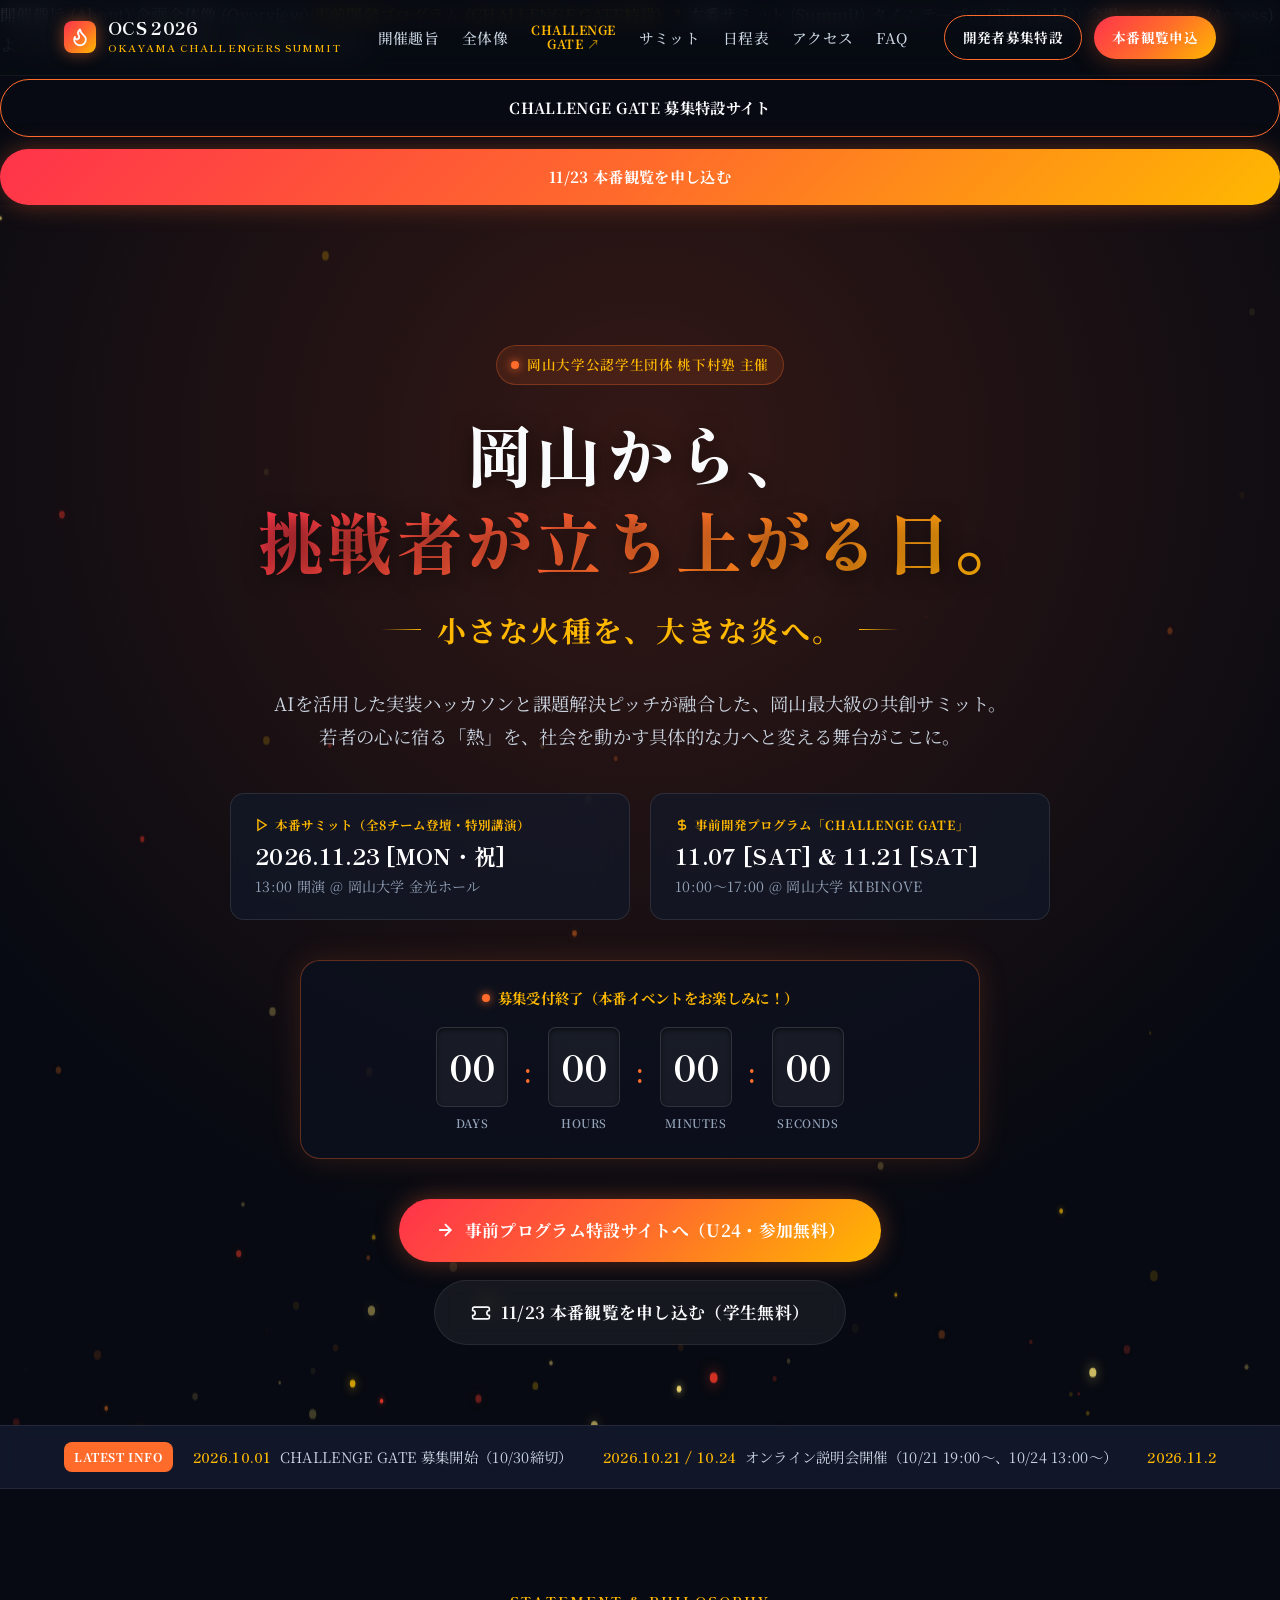
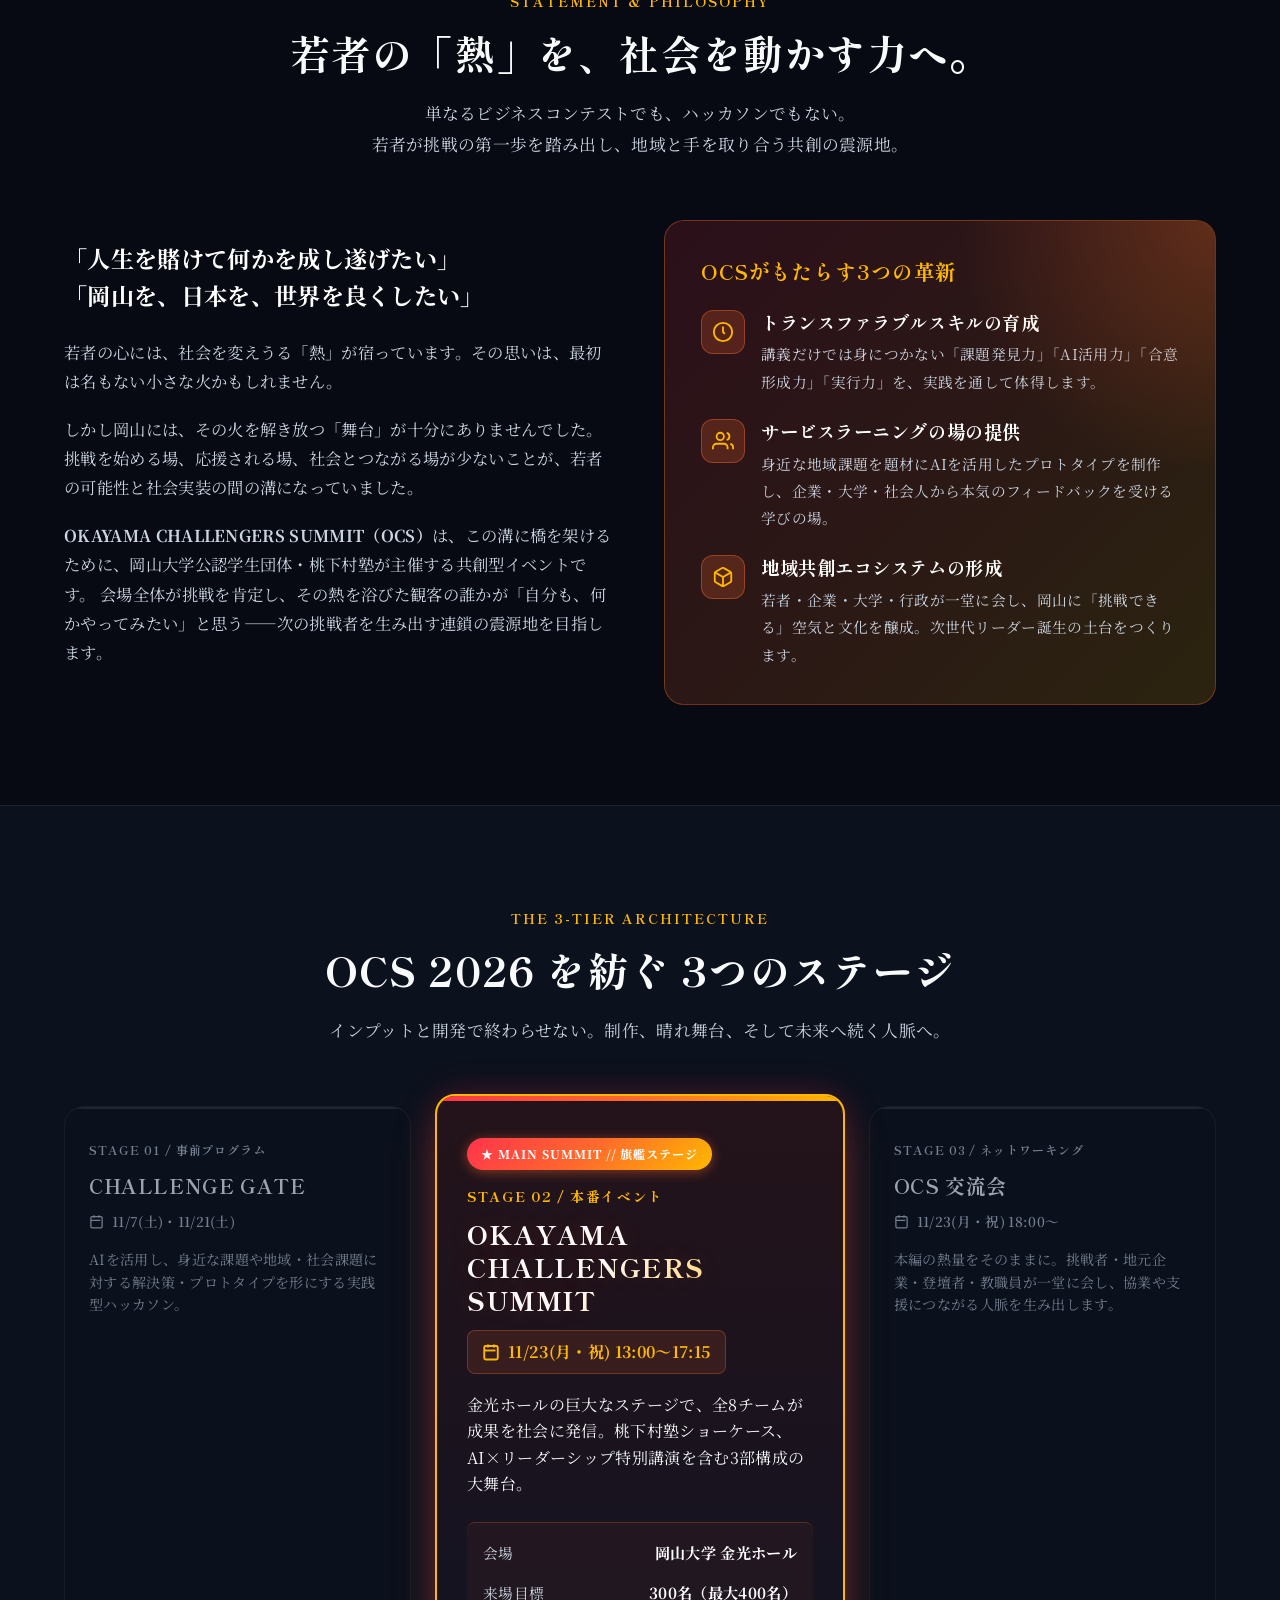
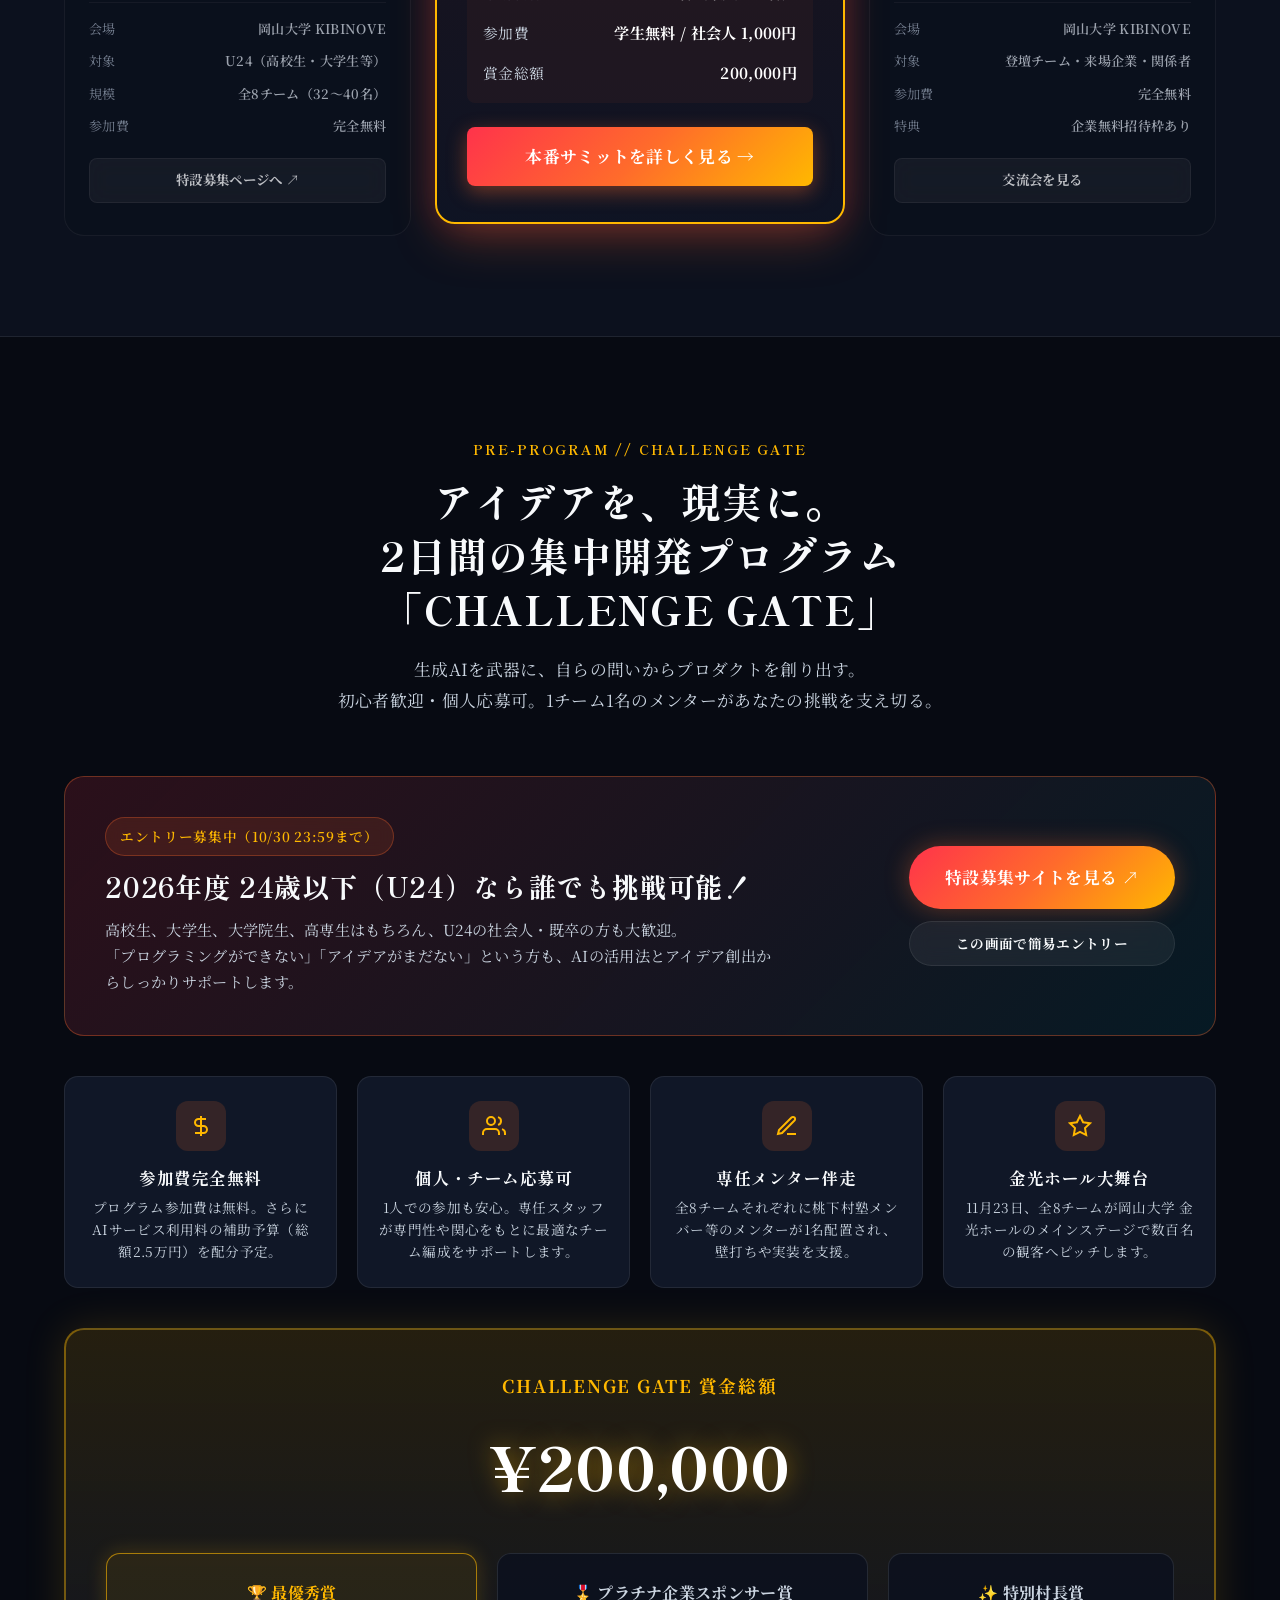
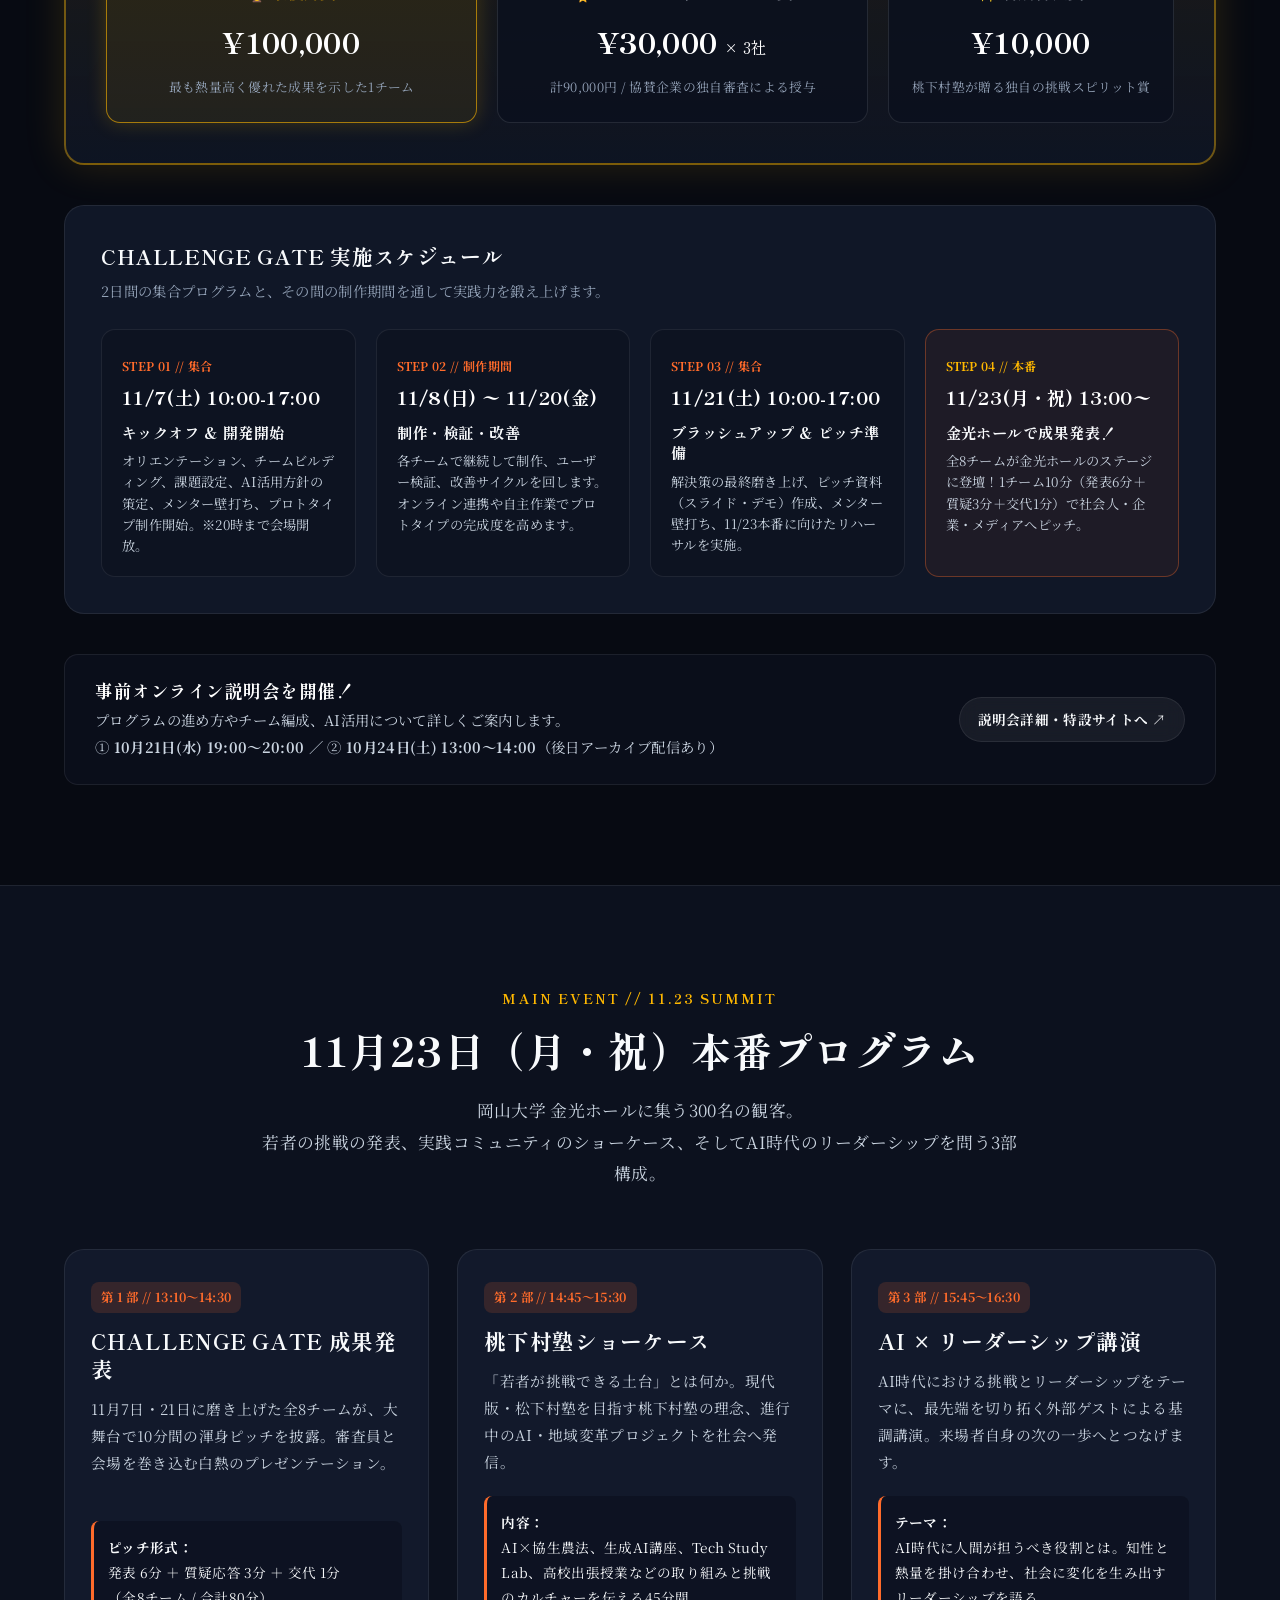
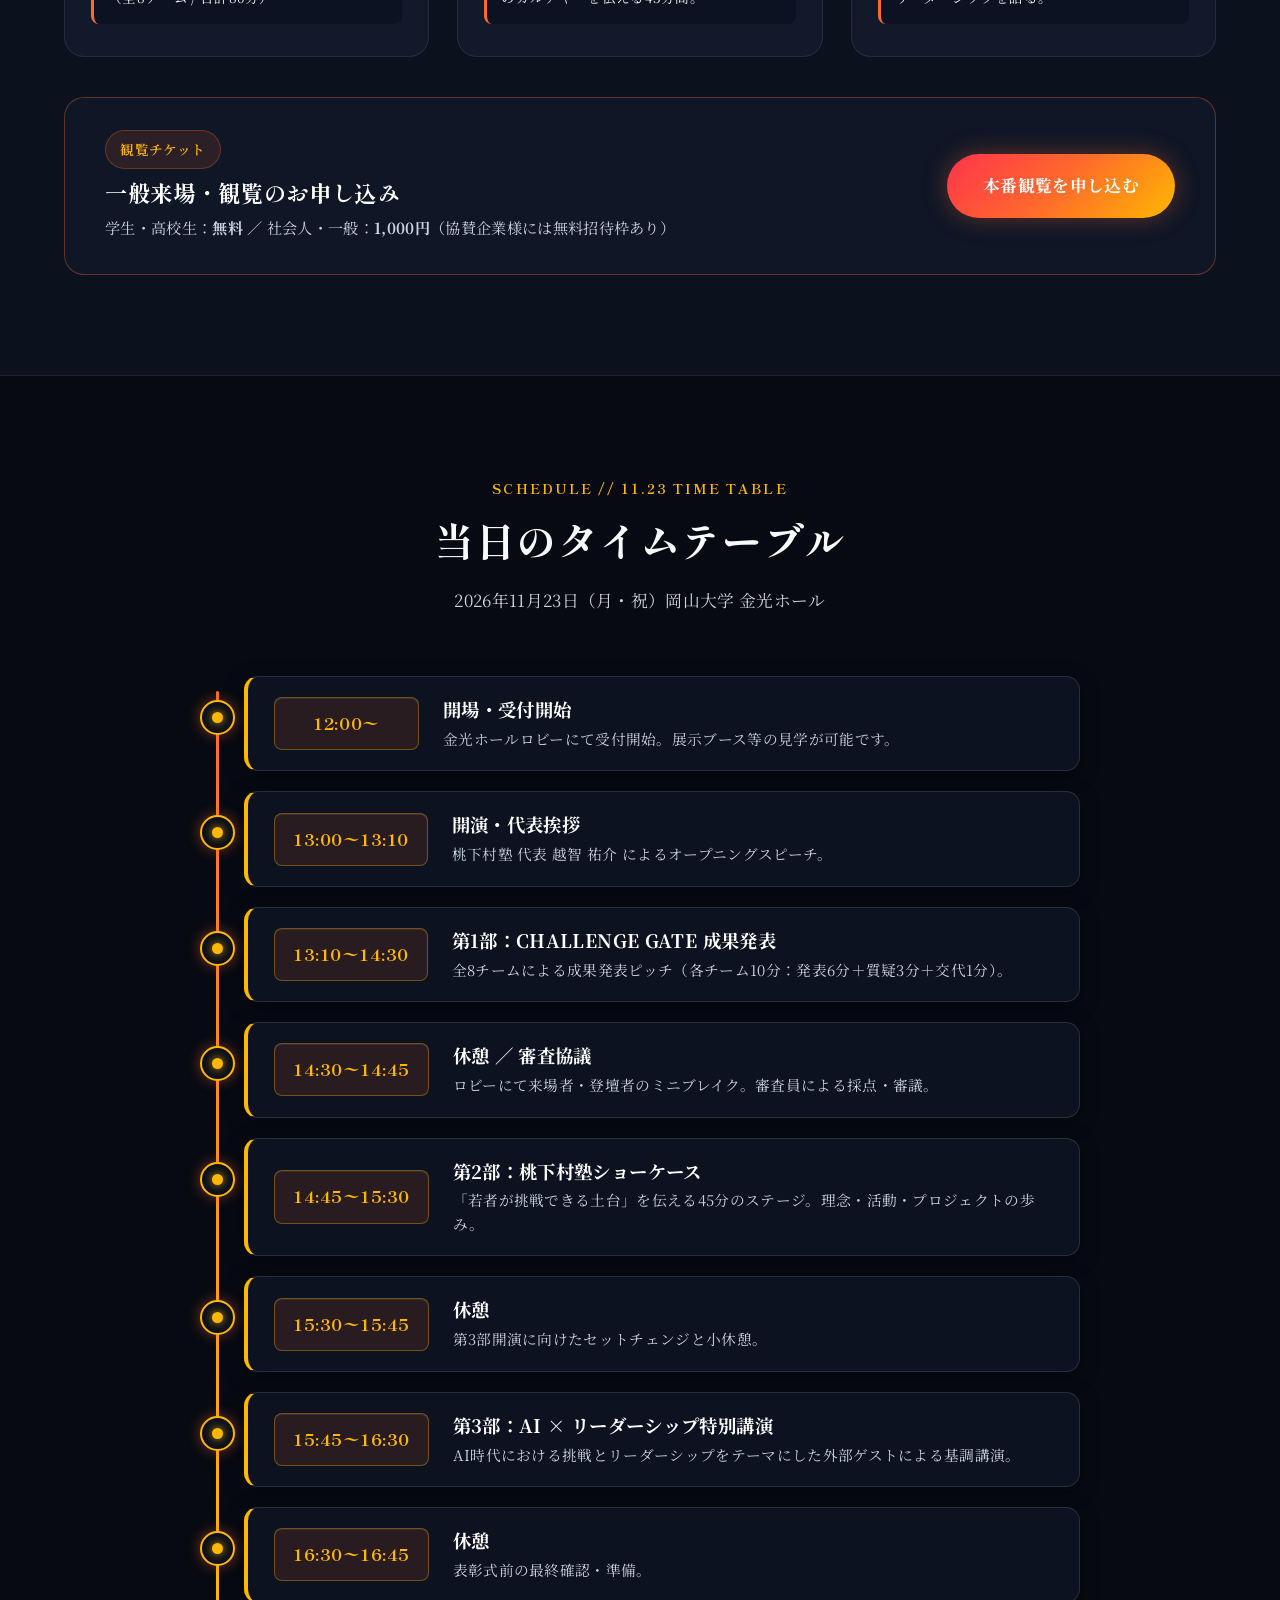
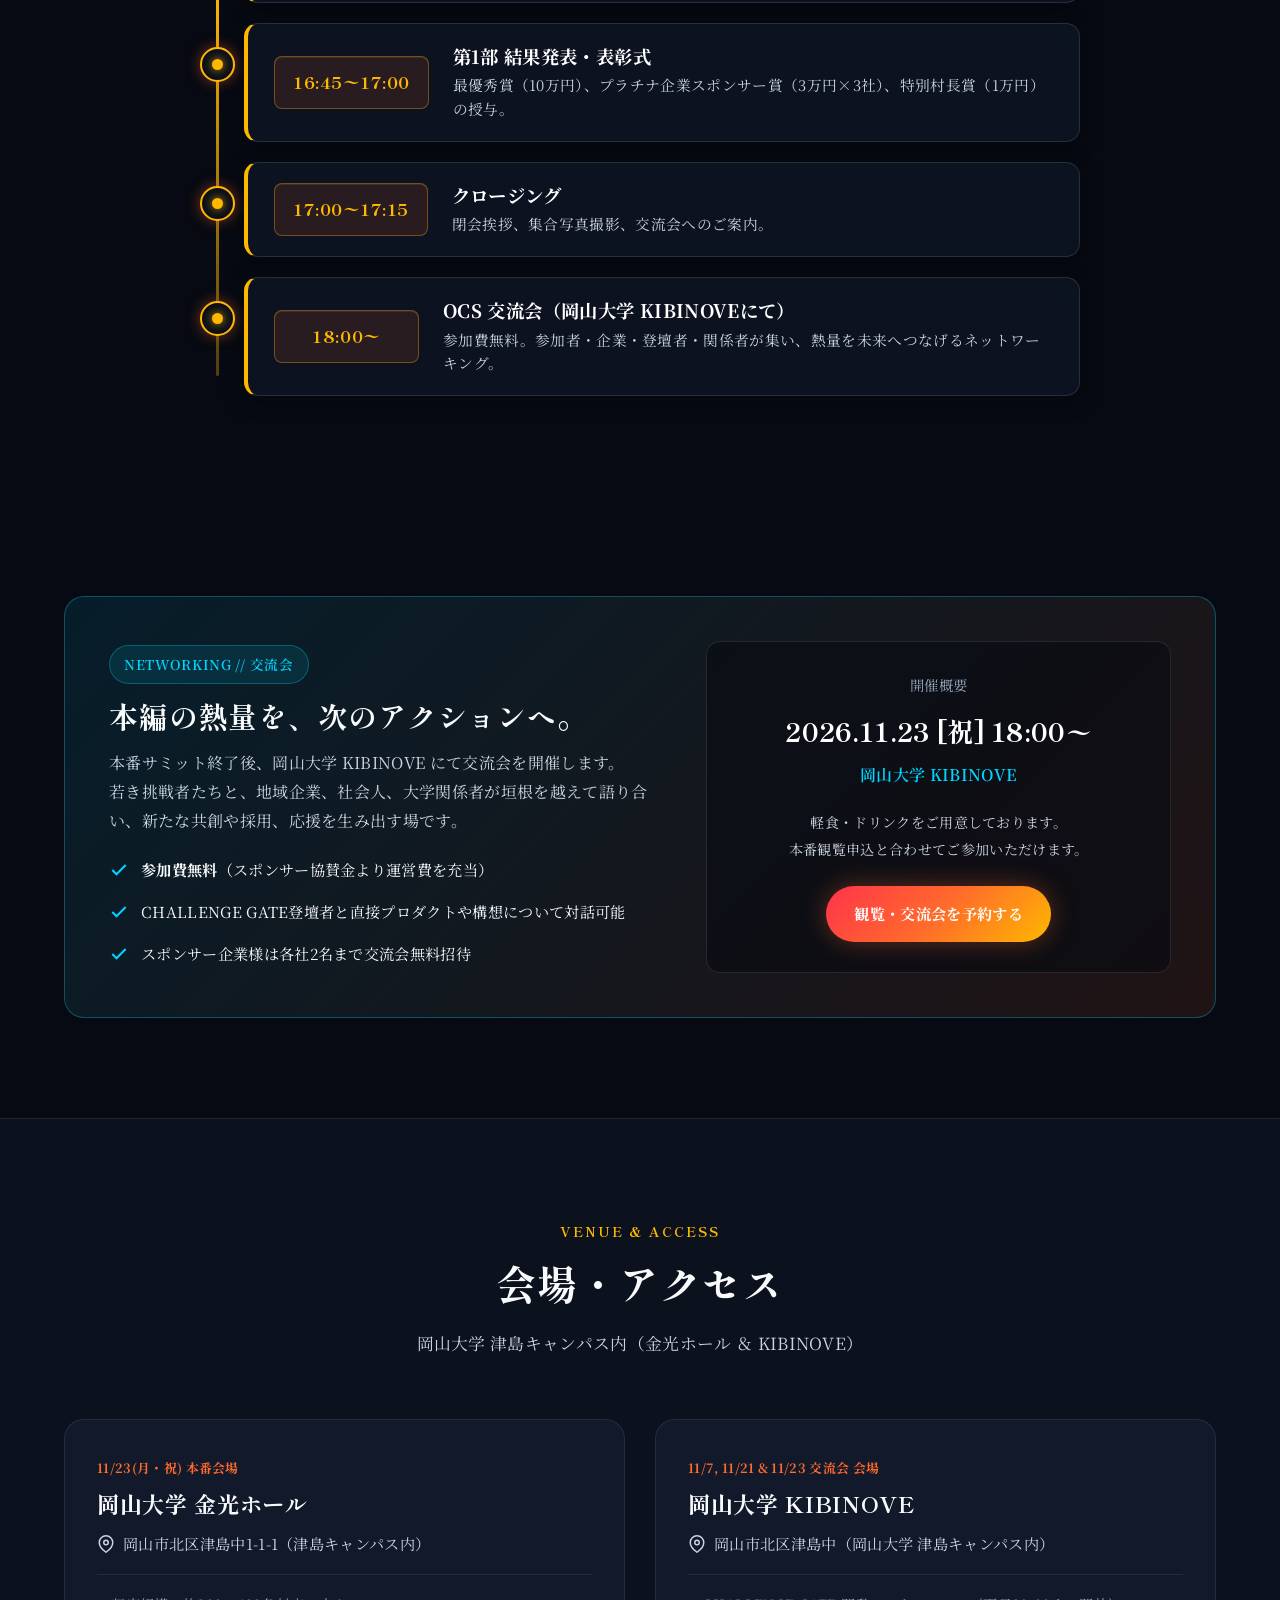
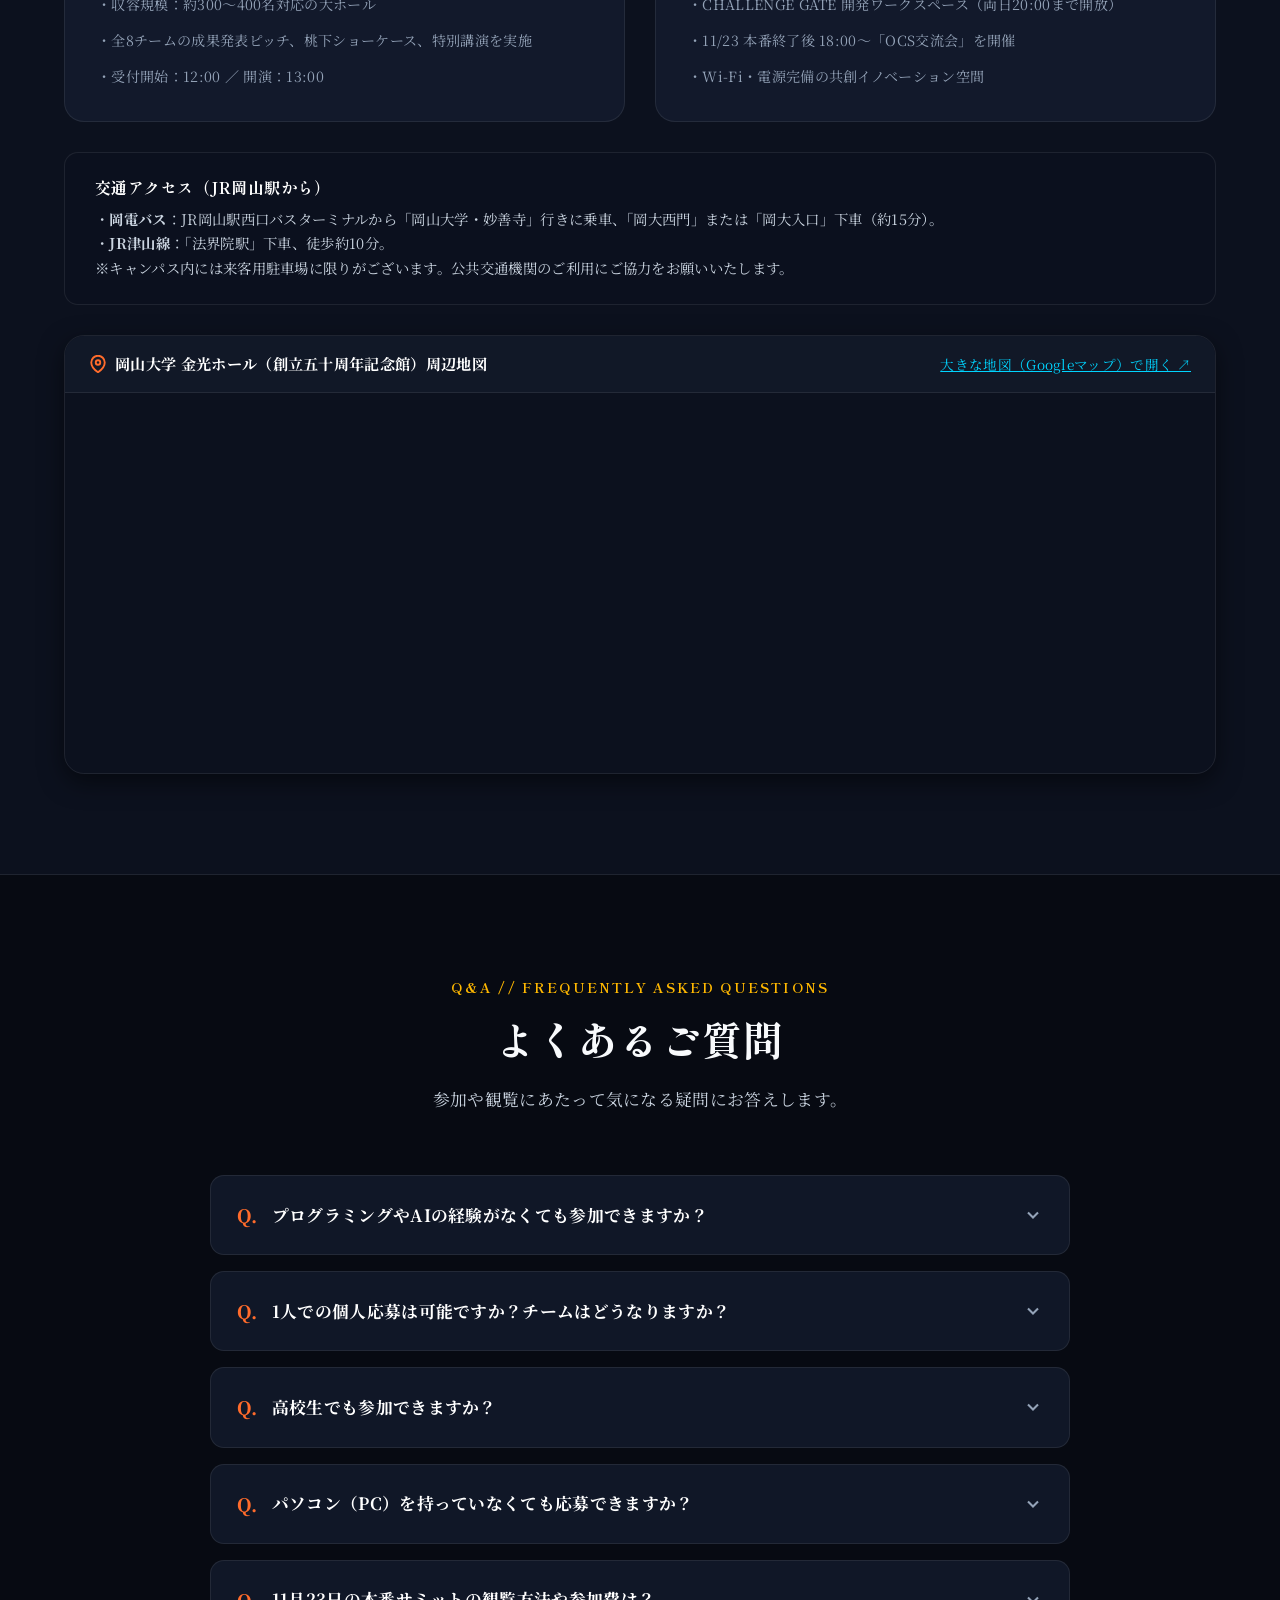
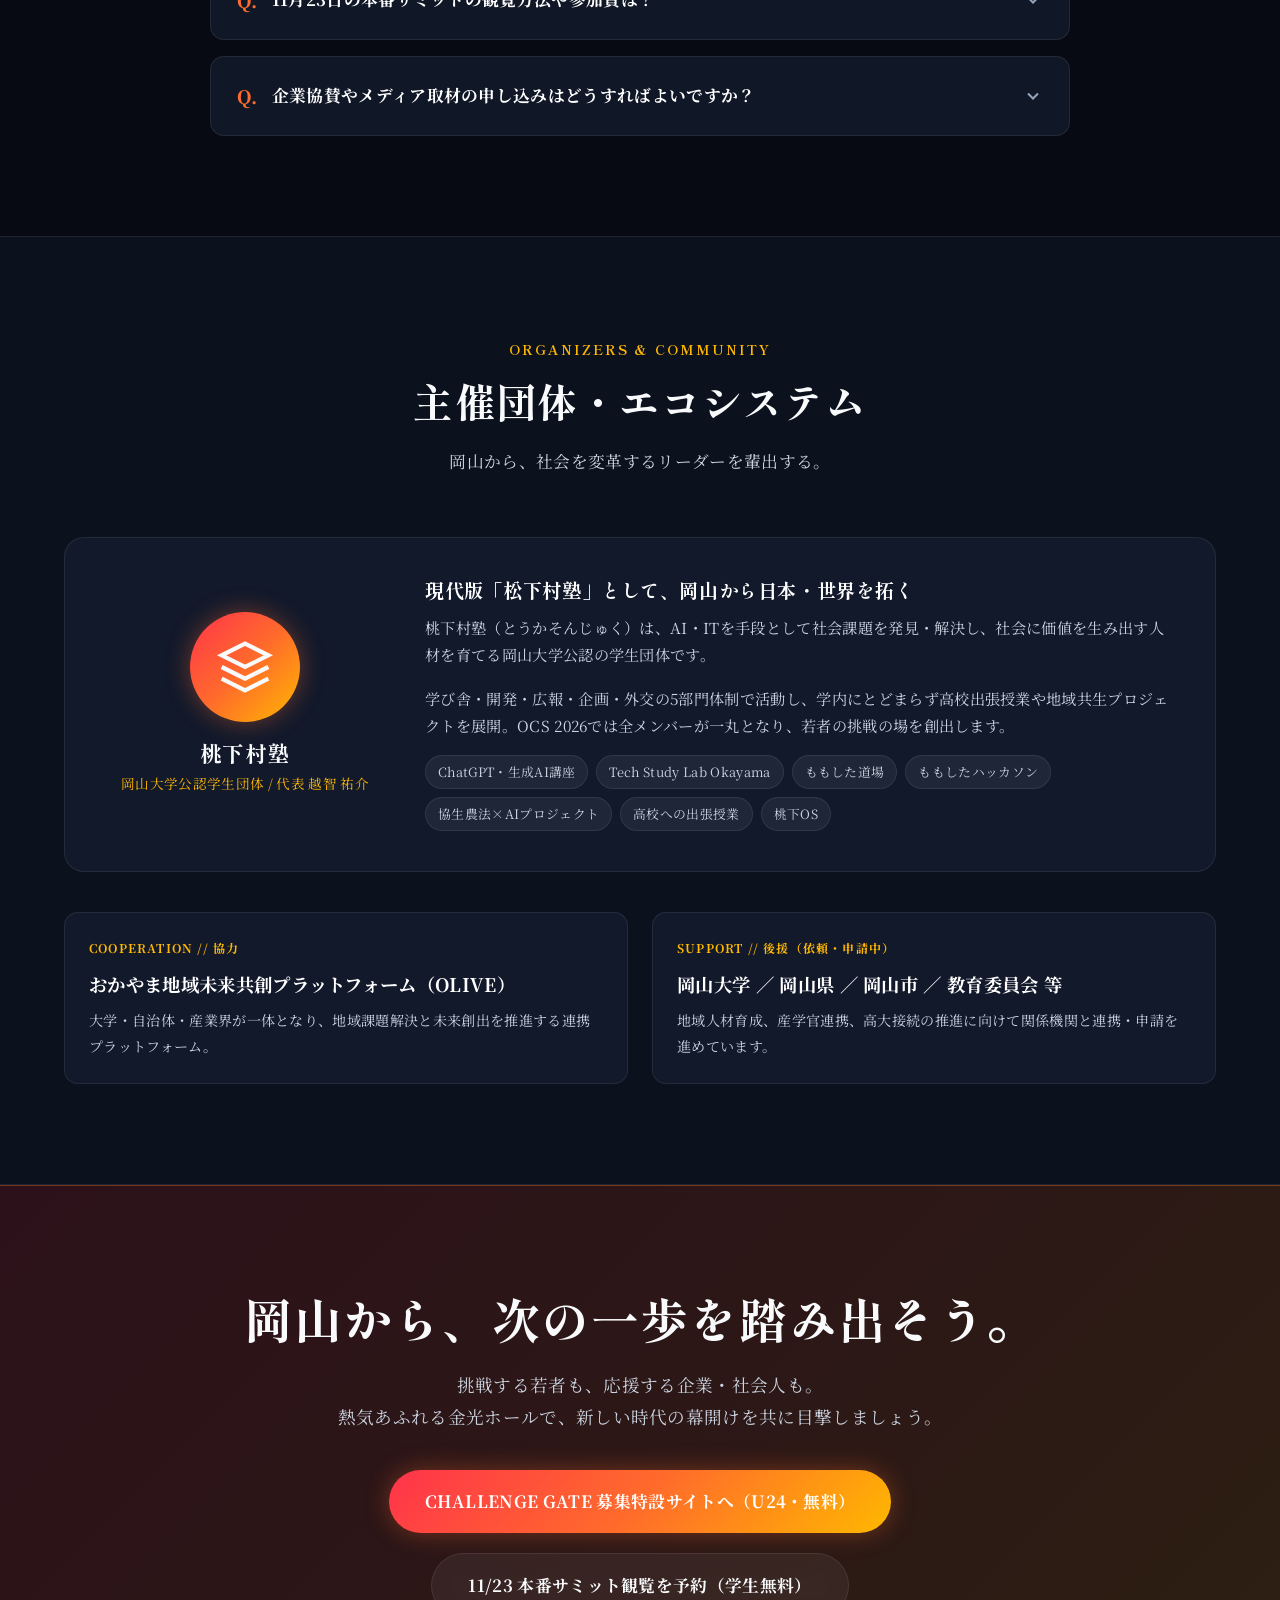
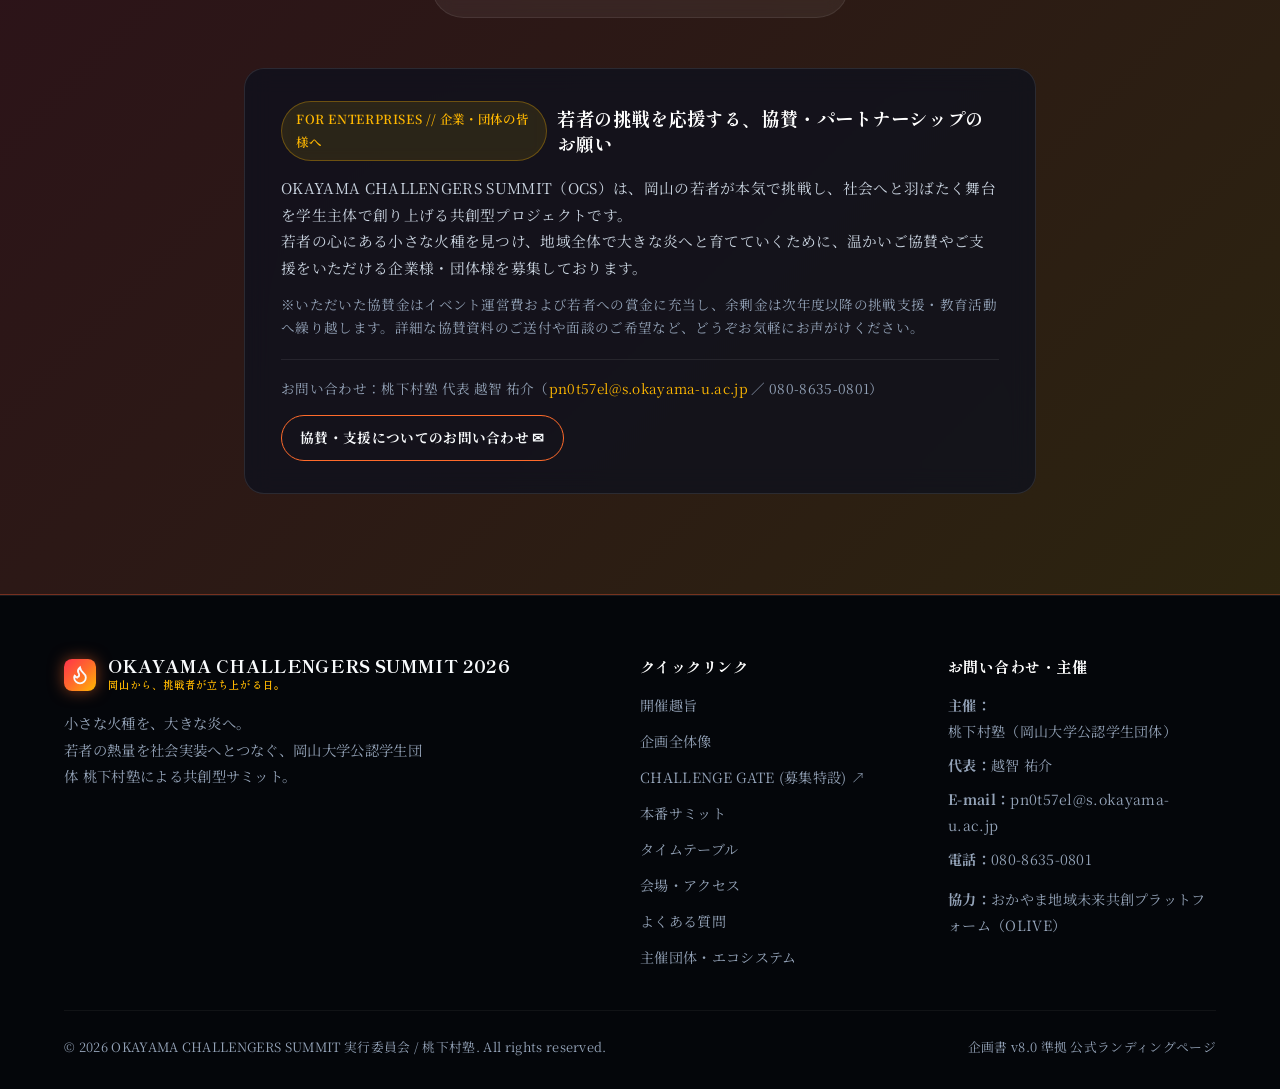
<file: index.html>
<!DOCTYPE html>
<html lang="ja">
<head>
  <meta charset="UTF-8">
  <meta name="viewport" content="width=device-width, initial-scale=1.0">
  <title>OKAYAMA CHALLENGERS SUMMIT 2026（OCS）｜岡山から、挑戦者が立ち上がる日。</title>
  
  <!-- SEO & OGP Meta Tags -->
  <meta name="description" content="岡山大学公認学生団体 桃下村塾が主催する若者挑戦・共創型イベント「OKAYAMA CHALLENGERS SUMMIT 2026」。2026年11月23日(月・祝) 岡山大学 金光ホールにて開催。U24向け事前開発プログラム「CHALLENGE GATE」参加者募集中（参加無料・賞金総額20万円）。">
  <meta name="keywords" content="OKAYAMA CHALLENGERS SUMMIT, OCS, 桃下村塾, 岡山大学, ハッカソン, ビジネスコンテスト, 生成AI, 地域創生, CHALLENGE GATE">
  <meta property="og:title" content="OKAYAMA CHALLENGERS SUMMIT 2026（OCS）｜岡山から、挑戦者が立ち上がる日。">
  <meta property="og:description" content="小さな火種を、大きな炎へ。AI×ビジネス×共創で、岡山の若者が社会に挑む最大のステージ。事前プログラムCHALLENGE GATE参加者募集中！">
  <meta property="og:type" content="website">
  <meta name="theme-color" content="#070a12">

  <!-- Google Fonts (Mincho / Serif) -->
  <link rel="preconnect" href="https://fonts.googleapis.com">
  <link rel="preconnect" href="https://fonts.gstatic.com" crossorigin>
  <link href="https://fonts.googleapis.com/css2?family=Noto+Serif+JP:wght@400;600;700;900&family=Shippori+Mincho:wght@500;700;800&family=Plus+Jakarta+Sans:wght@600;700;800&display=swap" rel="stylesheet">

  <!-- Stylesheet -->
  <link rel="stylesheet" href="css/style.css">

  <!-- Favicon (Inline SVG) -->
  <link rel="icon" type="image/svg+xml" href="data:image/svg+xml,<svg xmlns='http://www.w3.org/2000/svg' viewBox='0 0 24 24' fill='%23ff6b2b'><path d='M12 2c-.5 2-2 4-4 5.5C6 9 5 11 5 13a7 7 0 0 0 14 0c0-2-1-4-3-5.5C14 6 12.5 4 12 2zm0 6c1.5 2 2.5 3 2.5 5a2.5 2.5 0 0 1-5 0c0-2 1-3 2.5-5z'/></svg>">
</head>
<body>

  <!-- =========================================================================
       Header / Global Navigation
       ========================================================================= -->
  <header class="header">
    <div class="container header-container">
      <a href="#" class="logo">
        <div class="logo-flame">
          <svg width="20" height="20" viewBox="0 0 24 24" fill="none" stroke="currentColor" stroke-width="2.2" stroke-linecap="round" stroke-linejoin="round">
            <path d="M8.5 14.5A2.5 2.5 0 0 0 11 12c0-1.38-.5-2-1-3-1.072-2.143-.224-4.054 2-6 .5 2.5 2 4.9 4 6.5 2 1.6 3 3.5 3 5.5a7 7 0 1 1-14 0c0-1.153.433-2.294 1-3a2.5 2.5 0 0 0 2.5 3z"></path>
          </svg>
        </div>
        <div class="logo-text">
          <span class="logo-title">OCS 2026</span>
          <span class="logo-sub">OKAYAMA CHALLENGERS SUMMIT</span>
        </div>
      </a>

      <!-- Desktop Nav -->
      <nav class="nav-links">
        <a href="#about" class="nav-link">開催趣旨</a>
        <a href="#overview" class="nav-link">全体像</a>
        <a href="challenge-gate.html" class="nav-link nav-link-cg" style="color: var(--flame-gold);">CHALLENGE<br>GATE ↗</a>
        <a href="#summit" class="nav-link">サミット</a>
        <a href="#timetable" class="nav-link">日程表</a>
        <a href="#access" class="nav-link">アクセス</a>
        <a href="#faq" class="nav-link">FAQ</a>
      </nav>

      <div class="header-cta">
        <a href="challenge-gate.html" class="btn btn-outline-flame btn-sm">
          開発者募集特設
        </a>
        <a href="#entry" class="btn btn-primary btn-sm" data-modal-target="modalSummitTicket">
          本番観覧申込
        </a>
      </div>

      <!-- Mobile Toggle -->
      <button class="mobile-toggle" aria-label="メニューを開く" aria-expanded="false">
        <svg width="28" height="28" viewBox="0 0 24 24" fill="none" stroke="currentColor" stroke-width="2" stroke-linecap="round" stroke-linejoin="round">
          <line x1="3" y1="12" x2="21" y2="12"></line>
          <line x1="3" y1="6" x2="21" y2="6"></line>
          <line x1="3" y1="18" x2="21" y2="18"></line>
        </svg>
      </button>
    </div>
  </header>

  <!-- Mobile Drawer Menu -->
  <div class="mobile-menu">
    <a href="#about" class="mobile-nav-link">開催趣旨 (About)</a>
    <a href="#overview" class="mobile-nav-link">企画全体像 (Overview)</a>
    <a href="challenge-gate.html" class="mobile-nav-link" style="color: var(--flame-gold);">事前開発プログラム (CHALLENGE GATE特設) ↗</a>
    <a href="#summit" class="mobile-nav-link">本番サミット (Summit)</a>
    <a href="#timetable" class="mobile-nav-link">タイムテーブル (Timetable)</a>
    <a href="#access" class="mobile-nav-link">会場・アクセス (Access)</a>
    <a href="#faq" class="mobile-nav-link">よくある質問 (FAQ)</a>
    <a href="#organizer" class="mobile-nav-link">主催団体・体制 (Organizer)</a>
    <div style="margin-top: 20px; display: flex; flex-direction: column; gap: 12px;">
      <a href="challenge-gate.html" class="btn btn-outline-flame">CHALLENGE GATE 募集特設サイト</a>
      <a href="#" class="btn btn-primary" data-modal-target="modalSummitTicket">11/23 本番観覧を申し込む</a>
    </div>
  </div>

  <main>
    <!-- =======================================================================
         Hero Section
         ======================================================================= -->
    <section class="hero" id="hero">
      <canvas id="particleCanvas"></canvas>

      <div class="container hero-content">
        <div class="hero-organizer-pill">
          <div class="badge">
            <span class="badge-dot"></span>
            岡山大学公認学生団体 桃下村塾 主催
          </div>
        </div>

        <h1 class="hero-title">
          岡山から、<br class="mobile-break">
          <span class="text-gradient">挑戦者が立ち上がる日。</span>
        </h1>

        <div class="hero-tagline">
          小さな火種を、大きな炎へ。
        </div>

        <p class="hero-lead">
          AIを活用した実装ハッカソンと課題解決ピッチが融合した、岡山最大級の共創サミット。<br>
          若者の心に宿る「熱」を、社会を動かす具体的な力へと変える舞台がここに。
        </p>

        <!-- Dates Card Grid -->
        <div class="hero-meta-grid">
          <div class="hero-meta-box">
            <div class="meta-box-label">
              <svg width="14" height="14" viewBox="0 0 24 24" fill="none" stroke="currentColor" stroke-width="2.5"><polygon points="5 3 19 12 5 21 5 3"></polygon></svg>
              本番サミット（全8チーム登壇・特別講演）
            </div>
            <div class="meta-box-date">2026.11.23 [MON・祝]</div>
            <div class="meta-box-place">13:00 開演 @ 岡山大学 金光ホール</div>
          </div>

          <div class="hero-meta-box">
            <div class="meta-box-label">
              <svg width="14" height="14" viewBox="0 0 24 24" fill="none" stroke="currentColor" stroke-width="2.5"><path d="M12 2v20M17 5H9.5a3.5 3.5 0 0 0 0 7h5a3.5 3.5 0 0 1 0 7H6"></path></svg>
              事前開発プログラム「CHALLENGE GATE」
            </div>
            <div class="meta-box-date">11.07 [SAT] &amp; 11.21 [SAT]</div>
            <div class="meta-box-place">10:00〜17:00 @ 岡山大学 KIBINOVE</div>
          </div>
        </div>

        <!-- Countdown -->
        <div class="hero-countdown">
          <div class="countdown-title" id="countdownLabel">
            <span class="badge-dot"></span>
            CHALLENGE GATE 応募締切（10月30日 23:59）まで
          </div>
          <div class="countdown-timer">
            <div class="timer-unit">
              <span class="timer-number" id="days">--</span>
              <span class="timer-label">DAYS</span>
            </div>
            <div class="timer-separator">:</div>
            <div class="timer-unit">
              <span class="timer-number" id="hours">--</span>
              <span class="timer-label">HOURS</span>
            </div>
            <div class="timer-separator">:</div>
            <div class="timer-unit">
              <span class="timer-number" id="minutes">--</span>
              <span class="timer-label">MINUTES</span>
            </div>
            <div class="timer-separator">:</div>
            <div class="timer-unit">
              <span class="timer-number" id="seconds">--</span>
              <span class="timer-label">SECONDS</span>
            </div>
          </div>
        </div>

        <!-- Hero Actions -->
        <div class="hero-cta-group" id="entry">
          <a href="challenge-gate.html" class="btn btn-primary btn-lg">
            <svg width="20" height="20" viewBox="0 0 24 24" fill="none" stroke="currentColor" stroke-width="2.2"><path d="M5 12h14M12 5l7 7-7 7"/></svg>
            事前プログラム特設サイトへ（U24・参加無料）
          </a>
          <a href="#" class="btn btn-secondary btn-lg" data-modal-target="modalSummitTicket">
            <svg width="20" height="20" viewBox="0 0 24 24" fill="none" stroke="currentColor" stroke-width="2"><path d="M2 9a3 3 0 0 1 0 6v2a2 2 0 0 0 2 2h16a2 2 0 0 0 2-2v-2a3 3 0 0 1 0-6V7a2 2 0 0 0-2-2H4a2 2 0 0 0-2 2z"/></svg>
            11/23 本番観覧を申し込む（学生無料）
          </a>
        </div>
      </div>
    </section>

    <!-- =======================================================================
         News / Announcement Bar
         ======================================================================= -->
    <div class="news-bar">
      <div class="container news-inner">
        <span class="news-badge">LATEST INFO</span>
        <div class="news-items">
          <div class="news-item">
            <span class="news-date">2026.10.01</span>
            <span>CHALLENGE GATE 募集開始（10/30締切）</span>
          </div>
          <div class="news-item">
            <span class="news-date">2026.10.21 / 10.24</span>
            <span>オンライン説明会開催（10/21 19:00〜、10/24 13:00〜）</span>
          </div>
          <div class="news-item">
            <span class="news-date">2026.11.23</span>
            <span>OKAYAMA CHALLENGERS SUMMIT 2026 本番開催！</span>
          </div>
        </div>
      </div>
    </div>

    <!-- =======================================================================
         About / Statement (開催趣旨)
         ======================================================================= -->
    <section class="section" id="about">
      <div class="container">
        <div class="section-header">
          <span class="section-tag">STATEMENT &amp; PHILOSOPHY</span>
          <h2 class="section-title">若者の「熱」を、社会を動かす力へ。</h2>
          <p class="section-desc">
            単なるビジネスコンテストでも、ハッカソンでもない。<br>
            若者が挑戦の第一歩を踏み出し、地域と手を取り合う共創の震源地。
          </p>
        </div>

        <div class="vision-grid">
          <div class="vision-text">
            <div class="vision-quote">
              「人生を賭けて何かを成し遂げたい」<br>
              「岡山を、日本を、世界を良くしたい」
            </div>
            <p>
              若者の心には、社会を変えうる「熱」が宿っています。その思いは、最初は名もない小さな火かもしれません。
            </p>
            <p>
              しかし岡山には、その火を解き放つ「舞台」が十分にありませんでした。挑戦を始める場、応援される場、社会とつながる場が少ないことが、若者の可能性と社会実装の間の溝になっていました。
            </p>
            <p>
              <strong>OKAYAMA CHALLENGERS SUMMIT（OCS）</strong>は、この溝に橋を架けるために、岡山大学公認学生団体・桃下村塾が主催する共創型イベントです。
              会場全体が挑戦を肯定し、その熱を浴びた観客の誰かが「自分も、何かやってみたい」と思う――次の挑戦者を生み出す連鎖の震源地を目指します。
            </p>
          </div>

          <div class="vision-card-box">
            <h3 style="font-size: 1.3rem; margin-bottom: 24px; color: var(--flame-gold);">
              OCSがもたらす3つの革新
            </h3>
            <div class="vision-points">
              <div class="point-item">
                <div class="point-icon">
                  <svg width="22" height="22" viewBox="0 0 24 24" fill="none" stroke="currentColor" stroke-width="2"><circle cx="12" cy="12" r="10"></circle><polyline points="12 6 12 12 14 14"></polyline></svg>
                </div>
                <div class="point-content">
                  <h4>トランスファラブルスキルの育成</h4>
                  <p>講義だけでは身につかない「課題発見力」「AI活用力」「合意形成力」「実行力」を、実践を通して体得します。</p>
                </div>
              </div>

              <div class="point-item">
                <div class="point-icon">
                  <svg width="22" height="22" viewBox="0 0 24 24" fill="none" stroke="currentColor" stroke-width="2"><path d="M17 21v-2a4 4 0 0 0-4-4H5a4 4 0 0 0-4 4v2"></path><circle cx="9" cy="7" r="4"></circle><path d="M23 21v-2a4 4 0 0 0-3-3.87"></path><path d="M16 3.13a4 4 0 0 1 0 7.75"></path></svg>
                </div>
                <div class="point-content">
                  <h4>サービスラーニングの場の提供</h4>
                  <p>身近な地域課題を題材にAIを活用したプロトタイプを制作し、企業・大学・社会人から本気のフィードバックを受ける学びの場。</p>
                </div>
              </div>

              <div class="point-item">
                <div class="point-icon">
                  <svg width="22" height="22" viewBox="0 0 24 24" fill="none" stroke="currentColor" stroke-width="2"><path d="M21 16V8a2 2 0 0 0-1-1.73l-7-4a2 2 0 0 0-2 0l-7 4A2 2 0 0 0 3 8v8a2 2 0 0 0 1 1.73l7 4a2 2 0 0 0 2 0l7-4A2 2 0 0 0 21 16z"></path><polyline points="3.27 6.96 12 12.01 20.73 6.96"></polyline><line x1="12" y1="22.08" x2="12" y2="12"></line></svg>
                </div>
                <div class="point-content">
                  <h4>地域共創エコシステムの形成</h4>
                  <p>若者・企業・大学・行政が一堂に会し、岡山に「挑戦できる」空気と文化を醸成。次世代リーダー誕生の土台をつくります。</p>
                </div>
              </div>
            </div>
          </div>
        </div>
      </div>
    </section>

    <!-- =======================================================================
         Event Overview (3つのステージ構成)
         ======================================================================= -->
    <section class="section section-darker" id="overview">
      <div class="container">
        <div class="section-header">
          <span class="section-tag">THE 3-TIER ARCHITECTURE</span>
          <h2 class="section-title">OCS 2026 を紡ぐ 3つのステージ</h2>
          <p class="section-desc">
            インプットと開発で終わらせない。制作、晴れ舞台、そして未来へ続く人脈へ。
          </p>
        </div>

        <div class="pillars-grid">
          <!-- Pillar 1 (Subdued) -->
          <div class="pillar-card subdued">
            <span class="pillar-step">STAGE 01 / 事前プログラム</span>
            <h3 class="pillar-title">CHALLENGE GATE</h3>
            <div class="pillar-date">
              <svg width="15" height="15" viewBox="0 0 24 24" fill="none" stroke="currentColor" stroke-width="2"><rect x="3" y="4" width="18" height="18" rx="2" ry="2"></rect><line x1="16" y1="2" x2="16" y2="6"></line><line x1="8" y1="2" x2="8" y2="6"></line><line x1="3" y1="10" x2="18" y2="10"></line></svg>
              11/7(土)・11/21(土)
            </div>
            <p class="pillar-desc">
              AIを活用し、身近な課題や地域・社会課題に対する解決策・プロトタイプを形にする実践型ハッカソン。
            </p>
            <div class="pillar-meta-list">
              <div class="pillar-meta-row">
                <span class="pillar-meta-label">会場</span>
                <span class="pillar-meta-val">岡山大学 KIBINOVE</span>
              </div>
              <div class="pillar-meta-row">
                <span class="pillar-meta-label">対象</span>
                <span class="pillar-meta-val">U24（高校生・大学生等）</span>
              </div>
              <div class="pillar-meta-row">
                <span class="pillar-meta-label">規模</span>
                <span class="pillar-meta-val">全8チーム（32〜40名）</span>
              </div>
              <div class="pillar-meta-row">
                <span class="pillar-meta-label">参加費</span>
                <span class="pillar-meta-val">完全無料</span>
              </div>
            </div>
            <a href="challenge-gate.html" class="btn btn-secondary btn-sm" style="font-size: 0.84rem; padding: 9px 16px; text-align: center; border-radius: var(--radius-sm);">特設募集ページへ ↗</a>
          </div>

          <!-- Pillar 2 (Featured Hero - OCS 主役ステージ) -->
          <div class="pillar-card featured">
            <div class="pillar-hero-badge">★ MAIN SUMMIT // 旗艦ステージ</div>
            <span class="pillar-step">STAGE 02 / 本番イベント</span>
            <h3 class="pillar-title">OKAYAMA CHALLENGERS SUMMIT</h3>
            <div class="pillar-date">
              <svg width="18" height="18" viewBox="0 0 24 24" fill="none" stroke="currentColor" stroke-width="2.5"><rect x="3" y="4" width="18" height="18" rx="2" ry="2"></rect><line x1="16" y1="2" x2="16" y2="6"></line><line x1="8" y1="2" x2="8" y2="6"></line><line x1="3" y1="10" x2="18" y2="10"></line></svg>
              11/23(月・祝) 13:00〜17:15
            </div>
            <p class="pillar-desc">
              金光ホールの巨大なステージで、全8チームが成果を社会に発信。桃下村塾ショーケース、AI×リーダーシップ特別講演を含む3部構成の大舞台。
            </p>
            <div class="pillar-meta-list">
              <div class="pillar-meta-row">
                <span class="pillar-meta-label">会場</span>
                <span class="pillar-meta-val">岡山大学 金光ホール</span>
              </div>
              <div class="pillar-meta-row">
                <span class="pillar-meta-label">来場目標</span>
                <span class="pillar-meta-val">300名（最大400名）</span>
              </div>
              <div class="pillar-meta-row">
                <span class="pillar-meta-label">参加費</span>
                <span class="pillar-meta-val">学生無料 / 社会人 1,000円</span>
              </div>
              <div class="pillar-meta-row">
                <span class="pillar-meta-label">賞金総額</span>
                <span class="pillar-meta-val text-gold">200,000円</span>
              </div>
            </div>
            <a href="#summit" class="btn btn-primary pillar-hero-btn">本番サミットを詳しく見る →</a>
          </div>

          <!-- Pillar 3 (Subdued) -->
          <div class="pillar-card subdued">
            <span class="pillar-step">STAGE 03 / ネットワーキング</span>
            <h3 class="pillar-title">OCS 交流会</h3>
            <div class="pillar-date">
              <svg width="15" height="15" viewBox="0 0 24 24" fill="none" stroke="currentColor" stroke-width="2"><rect x="3" y="4" width="18" height="18" rx="2" ry="2"></rect><line x1="16" y1="2" x2="16" y2="6"></line><line x1="8" y1="2" x2="8" y2="6"></line><line x1="3" y1="10" x2="18" y2="10"></line></svg>
              11/23(月・祝) 18:00〜
            </div>
            <p class="pillar-desc">
              本編の熱量をそのままに。挑戦者・地元企業・登壇者・教職員が一堂に会し、協業や支援につながる人脈を生み出します。
            </p>
            <div class="pillar-meta-list">
              <div class="pillar-meta-row">
                <span class="pillar-meta-label">会場</span>
                <span class="pillar-meta-val">岡山大学 KIBINOVE</span>
              </div>
              <div class="pillar-meta-row">
                <span class="pillar-meta-label">対象</span>
                <span class="pillar-meta-val">登壇チーム・来場企業・関係者</span>
              </div>
              <div class="pillar-meta-row">
                <span class="pillar-meta-label">参加費</span>
                <span class="pillar-meta-val">完全無料</span>
              </div>
              <div class="pillar-meta-row">
                <span class="pillar-meta-label">特典</span>
                <span class="pillar-meta-val">企業無料招待枠あり</span>
              </div>
            </div>
            <a href="#after-party" class="btn btn-secondary btn-sm" style="font-size: 0.84rem; padding: 9px 16px; text-align: center; border-radius: var(--radius-sm);">交流会を見る</a>
          </div>
        </div>
      </div>
    </section>

    <!-- =======================================================================
         Program 1: CHALLENGE GATE
         ======================================================================= -->
    <section class="section" id="challenge-gate">
      <div class="container">
        <div class="section-header">
          <span class="section-tag">PRE-PROGRAM // CHALLENGE GATE</span>
          <h2 class="section-title">
            アイデアを、現実に。<br>
            2日間の集中開発プログラム「CHALLENGE GATE」
          </h2>
          <p class="section-desc">
            生成AIを武器に、自らの問いからプロダクトを創り出す。<br>
            初心者歓迎・個人応募可。1チーム1名のメンターがあなたの挑戦を支え切る。
          </p>
        </div>

        <!-- Banner Info -->
        <div class="gate-banner">
          <div class="gate-banner-left">
            <span class="badge" style="margin-bottom: 12px;">エントリー募集中（10/30 23:59まで）</span>
            <h3 class="gate-banner-title">2026年度 24歳以下（U24）なら誰でも挑戦可能！</h3>
            <p style="color: var(--text-secondary); font-size: 0.95rem; line-height: 1.7;">
              高校生、大学生、大学院生、高専生はもちろん、U24の社会人・既卒の方も大歓迎。<br>
              「プログラミングができない」「アイデアがまだない」という方も、AIの活用法とアイデア創出からしっかりサポートします。
            </p>
          </div>
          <div class="gate-banner-right" style="display: flex; flex-direction: column; gap: 12px;">
            <a href="challenge-gate.html" class="btn btn-primary btn-lg">
              特設募集サイトを見る ↗
            </a>
            <a href="#" class="btn btn-secondary btn-sm" data-modal-target="modalGateEntry">
              この画面で簡易エントリー
            </a>
          </div>
        </div>

        <!-- Features Grid -->
        <div class="gate-features-grid">
          <div class="gate-feature-item">
            <div class="feature-icon-box">
              <svg width="24" height="24" viewBox="0 0 24 24" fill="none" stroke="currentColor" stroke-width="2"><path d="M12 2v20M17 5H9.5a3.5 3.5 0 0 0 0 7h5a3.5 3.5 0 0 1 0 7H6"></path></svg>
            </div>
            <h4>参加費完全無料</h4>
            <p>プログラム参加費は無料。さらにAIサービス利用料の補助予算（総額2.5万円）を配分予定。</p>
          </div>

          <div class="gate-feature-item">
            <div class="feature-icon-box">
              <svg width="24" height="24" viewBox="0 0 24 24" fill="none" stroke="currentColor" stroke-width="2"><path d="M17 21v-2a4 4 0 0 0-4-4H5a4 4 0 0 0-4 4v2"></path><circle cx="9" cy="7" r="4"></circle><path d="M23 21v-2a4 4 0 0 0-3-3.87"></path><path d="M16 3.13a4 4 0 0 1 0 7.75"></path></svg>
            </div>
            <h4>個人・チーム応募可</h4>
            <p>1人での参加も安心。専任スタッフが専門性や関心をもとに最適なチーム編成をサポートします。</p>
          </div>

          <div class="gate-feature-item">
            <div class="feature-icon-box">
              <svg width="24" height="24" viewBox="0 0 24 24" fill="none" stroke="currentColor" stroke-width="2"><path d="M12 20h9"></path><path d="M16.5 3.5a2.121 2.121 0 0 1 3 3L7 19l-4 1 1-4L16.5 3.5z"></path></svg>
            </div>
            <h4>専任メンター伴走</h4>
            <p>全8チームそれぞれに桃下村塾メンバー等のメンターが1名配置され、壁打ちや実装を支援。</p>
          </div>

          <div class="gate-feature-item">
            <div class="feature-icon-box">
              <svg width="24" height="24" viewBox="0 0 24 24" fill="none" stroke="currentColor" stroke-width="2"><polygon points="12 2 15.09 8.26 22 9.27 17 14.14 18.18 21.02 12 17.77 5.82 21.02 7 14.14 2 9.27 8.91 8.26 12 2"></polygon></svg>
            </div>
            <h4>金光ホール大舞台</h4>
            <p>11月23日、全8チームが岡山大学 金光ホールのメインステージで数百名の観客へピッチします。</p>
          </div>
        </div>

        <!-- Prize Section -->
        <div class="prize-container">
          <div class="prize-total-title">CHALLENGE GATE 賞金総額</div>
          <div class="prize-total-amount">¥200,000</div>
          
          <div class="prize-grid">
            <div class="prize-card grand">
              <div class="prize-name">🏆 最優秀賞</div>
              <div class="prize-val text-gold">¥100,000</div>
              <div class="prize-note">最も熱量高く優れた成果を示した1チーム</div>
            </div>

            <div class="prize-card">
              <div class="prize-name">🎖️ プラチナ企業スポンサー賞</div>
              <div class="prize-val">¥30,000 <span style="font-size: 1rem; font-weight: normal;">× 3社</span></div>
              <div class="prize-note">計90,000円 / 協賛企業の独自審査による授与</div>
            </div>

            <div class="prize-card">
              <div class="prize-name">✨ 特別村長賞</div>
              <div class="prize-val">¥10,000</div>
              <div class="prize-note">桃下村塾が贈る独自の挑戦スピリット賞</div>
            </div>
          </div>
        </div>

        <!-- Flow / Steps of CHALLENGE GATE -->
        <div class="gate-flow-box">
          <h3 style="font-size: 1.3rem; margin-bottom: 8px;">CHALLENGE GATE 実施スケジュール</h3>
          <p style="color: var(--text-muted); font-size: 0.9rem; margin-bottom: 24px;">
            2日間の集合プログラムと、その間の制作期間を通して実践力を鍛え上げます。
          </p>

          <div class="gate-timeline-steps">
            <div class="timeline-step-card">
              <span class="timeline-step-badge">STEP 01 // 集合</span>
              <div class="timeline-step-date">11/7(土) 10:00-17:00</div>
              <h4 class="timeline-step-title">キックオフ &amp; 開発開始</h4>
              <p class="timeline-step-desc">
                オリエンテーション、チームビルディング、課題設定、AI活用方針の策定、メンター壁打ち、プロトタイプ制作開始。※20時まで会場開放。
              </p>
            </div>

            <div class="timeline-step-card">
              <span class="timeline-step-badge">STEP 02 // 制作期間</span>
              <div class="timeline-step-date">11/8(日) 〜 11/20(金)</div>
              <h4 class="timeline-step-title">制作・検証・改善</h4>
              <p class="timeline-step-desc">
                各チームで継続して制作、ユーザー検証、改善サイクルを回します。オンライン連携や自主作業でプロトタイプの完成度を高めます。
              </p>
            </div>

            <div class="timeline-step-card">
              <span class="timeline-step-badge">STEP 03 // 集合</span>
              <div class="timeline-step-date">11/21(土) 10:00-17:00</div>
              <h4 class="timeline-step-title">ブラッシュアップ &amp; ピッチ準備</h4>
              <p class="timeline-step-desc">
                解決策の最終磨き上げ、ピッチ資料（スライド・デモ）作成、メンター壁打ち、11/23本番に向けたリハーサルを実施。
              </p>
            </div>

            <div class="timeline-step-card" style="border-color: var(--border-glow); background: rgba(255,107,43,0.06);">
              <span class="timeline-step-badge" style="color: var(--flame-gold);">STEP 04 // 本番</span>
              <div class="timeline-step-date">11/23(月・祝) 13:00〜</div>
              <h4 class="timeline-step-title">金光ホールで成果発表！</h4>
              <p class="timeline-step-desc">
                全8チームが金光ホールのステージに登壇！1チーム10分（発表6分＋質疑3分＋交代1分）で社会人・企業・メディアへピッチ。
              </p>
            </div>
          </div>
        </div>



        <!-- Briefing Sessions Box -->
        <div style="margin-top: 30px; background: rgba(12, 17, 30, 0.7); border: 1px solid var(--border-subtle); border-radius: var(--radius-md); padding: 24px 30px; display: flex; align-items: center; justify-content: space-between; flex-wrap: wrap; gap: 20px;">
          <div>
            <h4 style="font-size: 1.1rem; color: #fff; margin-bottom: 4px;">事前オンライン説明会を開催！</h4>
            <p style="font-size: 0.9rem; color: var(--text-secondary);">
              プログラムの進め方やチーム編成、AI活用について詳しくご案内します。<br>
              ① <strong>10月21日(水) 19:00〜20:00</strong> ／ ② <strong>10月24日(土) 13:00〜14:00</strong>（後日アーカイブ配信あり）
            </p>
          </div>
          <a href="challenge-gate.html#briefing" class="btn btn-secondary btn-sm">説明会詳細・特設サイトへ ↗</a>
        </div>
      </div>
    </section>

    <!-- =======================================================================
         Program 2: Summit Day (本番イベント)
         ======================================================================= -->
    <section class="section section-darker" id="summit">
      <div class="container">
        <div class="section-header">
          <span class="section-tag">MAIN EVENT // 11.23 SUMMIT</span>
          <h2 class="section-title">
            11月23日（月・祝）本番プログラム
          </h2>
          <p class="section-desc">
            岡山大学 金光ホールに集う300名の観客。<br>
            若者の挑戦の発表、実践コミュニティのショーケース、そしてAI時代のリーダーシップを問う3部構成。
          </p>
        </div>

        <div class="summit-parts-grid">
          <!-- Part 1 -->
          <div class="summit-part-card">
            <span class="part-badge">第 1 部 // 13:10〜14:30</span>
            <h3 class="part-title">CHALLENGE GATE 成果発表</h3>
            <p class="part-desc">
              11月7日・21日に磨き上げた全8チームが、大舞台で10分間の渾身ピッチを披露。審査員と会場を巻き込む白熱のプレゼンテーション。
            </p>
            <div class="part-details-box">
              <strong>ピッチ形式：</strong><br>
              発表 6分 ＋ 質疑応答 3分 ＋ 交代 1分<br>
              （全8チーム / 合計80分）
            </div>
          </div>

          <!-- Part 2 -->
          <div class="summit-part-card">
            <span class="part-badge">第 2 部 // 14:45〜15:30</span>
            <h3 class="part-title">桃下村塾ショーケース</h3>
            <p class="part-desc">
              「若者が挑戦できる土台」とは何か。現代版・松下村塾を目指す桃下村塾の理念、進行中のAI・地域変革プロジェクトを社会へ発信。
            </p>
            <div class="part-details-box">
              <strong>内容：</strong><br>
              AI×協生農法、生成AI講座、Tech Study Lab、高校出張授業などの取り組みと挑戦のカルチャーを伝える45分間。
            </div>
          </div>

          <!-- Part 3 -->
          <div class="summit-part-card">
            <span class="part-badge">第 3 部 // 15:45〜16:30</span>
            <h3 class="part-title">AI × リーダーシップ講演</h3>
            <p class="part-desc">
              AI時代における挑戦とリーダーシップをテーマに、最先端を切り拓く外部ゲストによる基調講演。来場者自身の次の一歩へとつなげます。
            </p>
            <div class="part-details-box">
              <strong>テーマ：</strong><br>
              AI時代に人間が担うべき役割とは。知性と熱量を掛け合わせ、社会に変化を生み出すリーダーシップを語る。
            </div>
          </div>
        </div>

        <!-- Ticket Pricing Box -->
        <div style="background: rgba(18, 25, 42, 0.7); border: 1px solid var(--border-glow); border-radius: var(--radius-lg); padding: 32px 40px; display: flex; align-items: center; justify-content: space-between; flex-wrap: wrap; gap: 24px;">
          <div>
            <span class="badge" style="margin-bottom: 8px;">観覧チケット</span>
            <h4 style="font-size: 1.4rem; color: #fff; margin-bottom: 6px;">一般来場・観覧のお申し込み</h4>
            <p style="color: var(--text-secondary); font-size: 0.95rem;">
              学生・高校生：<strong>無料</strong> ／ 社会人・一般：<strong>1,000円</strong>（協賛企業様には無料招待枠あり）
            </p>
          </div>
          <a href="#" class="btn btn-primary btn-lg" data-modal-target="modalSummitTicket">
            本番観覧を申し込む
          </a>
        </div>
      </div>
    </section>

    <!-- =======================================================================
         Timetable Section
         ======================================================================= -->
    <section class="section" id="timetable">
      <div class="container">
        <div class="section-header">
          <span class="section-tag">SCHEDULE // 11.23 TIME TABLE</span>
          <h2 class="section-title">当日のタイムテーブル</h2>
          <p class="section-desc">2026年11月23日（月・祝）岡山大学 金光ホール</p>
        </div>

        <div class="timetable-container">
          <div class="timeline">
            <!-- Row 1 -->
            <div class="timeline-row">
              <div class="timeline-dot"><div class="timeline-dot-inner"></div></div>
              <div class="timeline-card">
                <div class="time-badge">12:00〜</div>
                <div class="time-content">
                  <div class="time-title">開場・受付開始</div>
                  <div class="time-desc">金光ホールロビーにて受付開始。展示ブース等の見学が可能です。</div>
                </div>
              </div>
            </div>

            <!-- Row 2 -->
            <div class="timeline-row">
              <div class="timeline-dot"><div class="timeline-dot-inner"></div></div>
              <div class="timeline-card">
                <div class="time-badge">13:00〜13:10</div>
                <div class="time-content">
                  <div class="time-title">開演・代表挨拶</div>
                  <div class="time-desc">桃下村塾 代表 越智 祐介 によるオープニングスピーチ。</div>
                </div>
              </div>
            </div>

            <!-- Row 3 -->
            <div class="timeline-row">
              <div class="timeline-dot"><div class="timeline-dot-inner"></div></div>
              <div class="timeline-card">
                <div class="time-badge">13:10〜14:30</div>
                <div class="time-content">
                  <div class="time-title">第1部：CHALLENGE GATE 成果発表</div>
                  <div class="time-desc">全8チームによる成果発表ピッチ（各チーム10分：発表6分＋質疑3分＋交代1分）。</div>
                </div>
              </div>
            </div>

            <!-- Row 4 -->
            <div class="timeline-row">
              <div class="timeline-dot"><div class="timeline-dot-inner"></div></div>
              <div class="timeline-card">
                <div class="time-badge">14:30〜14:45</div>
                <div class="time-content">
                  <div class="time-title">休憩 ／ 審査協議</div>
                  <div class="time-desc">ロビーにて来場者・登壇者のミニブレイク。審査員による採点・審議。</div>
                </div>
              </div>
            </div>

            <!-- Row 5 -->
            <div class="timeline-row">
              <div class="timeline-dot"><div class="timeline-dot-inner"></div></div>
              <div class="timeline-card">
                <div class="time-badge">14:45〜15:30</div>
                <div class="time-content">
                  <div class="time-title">第2部：桃下村塾ショーケース</div>
                  <div class="time-desc">「若者が挑戦できる土台」を伝える45分のステージ。理念・活動・プロジェクトの歩み。</div>
                </div>
              </div>
            </div>

            <!-- Row 6 -->
            <div class="timeline-row">
              <div class="timeline-dot"><div class="timeline-dot-inner"></div></div>
              <div class="timeline-card">
                <div class="time-badge">15:30〜15:45</div>
                <div class="time-content">
                  <div class="time-title">休憩</div>
                  <div class="time-desc">第3部開演に向けたセットチェンジと小休憩。</div>
                </div>
              </div>
            </div>

            <!-- Row 7 -->
            <div class="timeline-row">
              <div class="timeline-dot"><div class="timeline-dot-inner"></div></div>
              <div class="timeline-card">
                <div class="time-badge">15:45〜16:30</div>
                <div class="time-content">
                  <div class="time-title">第3部：AI × リーダーシップ特別講演</div>
                  <div class="time-desc">AI時代における挑戦とリーダーシップをテーマにした外部ゲストによる基調講演。</div>
                </div>
              </div>
            </div>

            <!-- Row 8 -->
            <div class="timeline-row">
              <div class="timeline-dot"><div class="timeline-dot-inner"></div></div>
              <div class="timeline-card">
                <div class="time-badge">16:30〜16:45</div>
                <div class="time-content">
                  <div class="time-title">休憩</div>
                  <div class="time-desc">表彰式前の最終確認・準備。</div>
                </div>
              </div>
            </div>

            <!-- Row 9 -->
            <div class="timeline-row">
              <div class="timeline-dot"><div class="timeline-dot-inner"></div></div>
              <div class="timeline-card">
                <div class="time-badge">16:45〜17:00</div>
                <div class="time-content">
                  <div class="time-title">第1部 結果発表・表彰式</div>
                  <div class="time-desc">最優秀賞（10万円）、プラチナ企業スポンサー賞（3万円×3社）、特別村長賞（1万円）の授与。</div>
                </div>
              </div>
            </div>

            <!-- Row 10 -->
            <div class="timeline-row">
              <div class="timeline-dot"><div class="timeline-dot-inner"></div></div>
              <div class="timeline-card">
                <div class="time-badge">17:00〜17:15</div>
                <div class="time-content">
                  <div class="time-title">クロージング</div>
                  <div class="time-desc">閉会挨拶、集合写真撮影、交流会へのご案内。</div>
                </div>
              </div>
            </div>

            <!-- Row 11 -->
            <div class="timeline-row">
              <div class="timeline-dot"><div class="timeline-dot-inner"></div></div>
              <div class="timeline-card">
                <div class="time-badge">18:00〜</div>
                <div class="time-content">
                  <div class="time-title">OCS 交流会（岡山大学 KIBINOVEにて）</div>
                  <div class="time-desc">参加費無料。参加者・企業・登壇者・関係者が集い、熱量を未来へつなげるネットワーキング。</div>
                </div>
              </div>
            </div>
          </div>
        </div>
      </div>
    </section>

    <!-- =======================================================================
         After Party Section
         ======================================================================= -->
    <section class="section" id="after-party">
      <div class="container">
        <div class="after-party-box">
          <div>
            <span class="badge" style="margin-bottom: 12px; background: rgba(0,212,255,0.1); border-color: rgba(0,212,255,0.3); color: var(--accent-cyan);">
              NETWORKING // 交流会
            </span>
            <h2 class="party-title">本編の熱量を、次のアクションへ。</h2>
            <p style="color: var(--text-secondary); font-size: 1rem; line-height: 1.8;">
              本番サミット終了後、岡山大学 KIBINOVE にて交流会を開催します。<br>
              若き挑戦者たちと、地域企業、社会人、大学関係者が垣根を越えて語り合い、新たな共創や採用、応援を生み出す場です。
            </p>

            <div class="party-list">
              <div class="party-list-item">
                <svg width="20" height="20" viewBox="0 0 24 24" fill="none" stroke="currentColor" stroke-width="2.5"><polyline points="20 6 9 17 4 12"></polyline></svg>
                <span><strong>参加費無料</strong>（スポンサー協賛金より運営費を充当）</span>
              </div>
              <div class="party-list-item">
                <svg width="20" height="20" viewBox="0 0 24 24" fill="none" stroke="currentColor" stroke-width="2.5"><polyline points="20 6 9 17 4 12"></polyline></svg>
                <span>CHALLENGE GATE登壇者と直接プロダクトや構想について対話可能</span>
              </div>
              <div class="party-list-item">
                <svg width="20" height="20" viewBox="0 0 24 24" fill="none" stroke="currentColor" stroke-width="2.5"><polyline points="20 6 9 17 4 12"></polyline></svg>
                <span>スポンサー企業様は各社2名まで交流会無料招待</span>
              </div>
            </div>
          </div>

          <div style="background: rgba(7, 10, 18, 0.6); border: 1px solid rgba(255,255,255,0.1); border-radius: var(--radius-md); padding: 30px; text-align: center;">
            <div style="font-size: 0.9rem; color: var(--text-muted); margin-bottom: 8px;">開催概要</div>
            <div style="font-family: var(--font-display); font-size: 1.6rem; font-weight: 800; color: #fff; margin-bottom: 6px;">2026.11.23 [祝] 18:00〜</div>
            <div style="font-size: 1rem; color: var(--accent-cyan); font-weight: 600; margin-bottom: 20px;">岡山大学 KIBINOVE</div>
            <p style="font-size: 0.88rem; color: var(--text-secondary); margin-bottom: 24px;">
              軽食・ドリンクをご用意しております。<br>本番観覧申込と合わせてご参加いただけます。
            </p>
            <a href="#" class="btn btn-primary" data-modal-target="modalSummitTicket">観覧・交流会を予約する</a>
          </div>
        </div>
      </div>
    </section>

    <!-- =======================================================================
         Access & Venue Section
         ======================================================================= -->
    <section class="section section-darker" id="access">
      <div class="container">
        <div class="section-header">
          <span class="section-tag">VENUE &amp; ACCESS</span>
          <h2 class="section-title">会場・アクセス</h2>
          <p class="section-desc">岡山大学 津島キャンパス内（金光ホール ＆ KIBINOVE）</p>
        </div>

        <div class="venue-grid">
          <!-- Venue 1: Kanmitsu Hall -->
          <div class="venue-card">
            <span class="venue-tag">11/23(月・祝) 本番会場</span>
            <h3 class="venue-name">岡山大学 金光ホール</h3>
            <div class="venue-address">
              <svg width="18" height="18" viewBox="0 0 24 24" fill="none" stroke="currentColor" stroke-width="2"><path d="M21 10c0 7-9 13-9 13s-9-6-9-13a9 9 0 0 1 18 0z"></path><circle cx="12" cy="10" r="3"></circle></svg>
              岡山市北区津島中1-1-1（津島キャンパス内）
            </div>
            <div class="venue-guide-list">
              <div>・収容規模：約300〜400名対応の大ホール</div>
              <div>・全8チームの成果発表ピッチ、桃下ショーケース、特別講演を実施</div>
              <div>・受付開始：12:00 ／ 開演：13:00</div>
            </div>
          </div>

          <!-- Venue 2: KIBINOVE -->
          <div class="venue-card">
            <span class="venue-tag">11/7, 11/21 &amp; 11/23 交流会 会場</span>
            <h3 class="venue-name">岡山大学 KIBINOVE</h3>
            <div class="venue-address">
              <svg width="18" height="18" viewBox="0 0 24 24" fill="none" stroke="currentColor" stroke-width="2"><path d="M21 10c0 7-9 13-9 13s-9-6-9-13a9 9 0 0 1 18 0z"></path><circle cx="12" cy="10" r="3"></circle></svg>
              岡山市北区津島中（岡山大学 津島キャンパス内）
            </div>
            <div class="venue-guide-list">
              <div>・CHALLENGE GATE 開発ワークスペース（両日20:00まで開放）</div>
              <div>・11/23 本番終了後 18:00〜「OCS交流会」を開催</div>
              <div>・Wi-Fi・電源完備の共創イノベーション空間</div>
            </div>
          </div>
        </div>

        <!-- Transit Guide Box -->
        <div style="background: rgba(12, 17, 30, 0.6); border: 1px solid var(--border-subtle); border-radius: var(--radius-md); padding: 24px 30px; margin-top: 30px;">
          <h4 style="font-size: 1rem; color: #fff; margin-bottom: 8px;">交通アクセス（JR岡山駅から）</h4>
          <p style="font-size: 0.9rem; color: var(--text-secondary); line-height: 1.7;">
            ・<strong>岡電バス</strong>：JR岡山駅西口バスターミナルから「岡山大学・妙善寺」行きに乗車、「岡大西門」または「岡大入口」下車（約15分）。<br>
            ・<strong>JR津山線</strong>：「法界院駅」下車、徒歩約10分。<br>
            ※キャンパス内には来客用駐車場に限りがございます。公共交通機関のご利用にご協力をお願いいたします。
          </p>
        </div>

        <!-- Google Map (金光ホール) -->
        <div class="venue-map-wrapper" style="margin-top: 30px; border-radius: var(--radius-lg); overflow: hidden; border: 1px solid var(--border-subtle); box-shadow: var(--shadow-md);">
          <div style="background: rgba(18, 25, 42, 0.85); padding: 14px 24px; display: flex; align-items: center; justify-content: space-between; flex-wrap: wrap; gap: 12px; border-bottom: 1px solid var(--border-subtle);">
            <div style="display: flex; align-items: center; gap: 8px; font-weight: 700; color: #fff; font-size: 0.95rem;">
              <svg width="18" height="18" viewBox="0 0 24 24" fill="none" stroke="var(--flame-orange)" stroke-width="2.5"><path d="M21 10c0 7-9 13-9 13s-9-6-9-13a9 9 0 0 1 18 0z"></path><circle cx="12" cy="10" r="3"></circle></svg>
              <span>岡山大学 金光ホール（創立五十周年記念館）周辺地図</span>
            </div>
            <a href="https://maps.google.com/?q=岡山大学+創立五十周年記念館+金光ホール" target="_blank" rel="noopener noreferrer" style="color: var(--accent-cyan); font-size: 0.85rem; display: inline-flex; align-items: center; gap: 4px; text-decoration: underline;">
              大きな地図（Googleマップ）で開く ↗
            </a>
          </div>
          <iframe 
            src="https://maps.google.com/maps?q=岡山大学+創立五十周年記念館&t=&z=16&ie=UTF8&iwloc=&output=embed" 
            width="100%" 
            height="380" 
            style="border:0; display: block;" 
            allowfullscreen="" 
            loading="lazy" 
            referrerpolicy="no-referrer-when-downgrade"
            title="岡山大学 金光ホール アクセスマップ">
          </iframe>
        </div>
      </div>
    </section>

    <!-- =======================================================================
         FAQ Section
         ======================================================================= -->
    <section class="section" id="faq">
      <div class="container">
        <div class="section-header">
          <span class="section-tag">Q&amp;A // FREQUENTLY ASKED QUESTIONS</span>
          <h2 class="section-title">よくあるご質問</h2>
          <p class="section-desc">参加や観覧にあたって気になる疑問にお答えします。</p>
        </div>

        <div class="faq-list">
          <div class="faq-item">
            <div class="faq-question">
              <div class="faq-q-text">
                <span class="faq-q-icon">Q.</span>
                <span>プログラミングやAIの経験がなくても参加できますか？</span>
              </div>
              <svg class="faq-chevron" width="20" height="20" viewBox="0 0 24 24" fill="none" stroke="currentColor" stroke-width="2.5"><polyline points="6 9 12 15 18 9"></polyline></svg>
            </div>
            <div class="faq-answer">
              <div class="faq-answer-inner">
                はい、大歓迎です！CHALLENGE GATEでは初心者向けにAIツールの活用レクチャーを行い、各チームに1名ずつ桃下村塾メンバー等のメンターが伴走します。「課題を見つけて解決したい」という熱意があれば、専門知識がなくても形にすることができます。
              </div>
            </div>
          </div>

          <div class="faq-item">
            <div class="faq-question">
              <div class="faq-q-text">
                <span class="faq-q-icon">Q.</span>
                <span>1人での個人応募は可能ですか？チームはどうなりますか？</span>
              </div>
              <svg class="faq-chevron" width="20" height="20" viewBox="0 0 24 24" fill="none" stroke="currentColor" stroke-width="2.5"><polyline points="6 9 12 15 18 9"></polyline></svg>
            </div>
            <div class="faq-answer">
              <div class="faq-answer-inner">
                個人応募もチーム応募（2〜5名）も可能です。個人応募の方は、学校・学年・専門性や関心テーマを考慮して運営側でチーム編成を行います。新しい仲間と出会い、共創する素晴らしい機会になります。
              </div>
            </div>
          </div>

          <div class="faq-item">
            <div class="faq-question">
              <div class="faq-q-text">
                <span class="faq-q-icon">Q.</span>
                <span>高校生でも参加できますか？</span>
              </div>
              <svg class="faq-chevron" width="20" height="20" viewBox="0 0 24 24" fill="none" stroke="currentColor" stroke-width="2.5"><polyline points="6 9 12 15 18 9"></polyline></svg>
            </div>
            <div class="faq-answer">
              <div class="faq-answer-inner">
                もちろん大歓迎です！2026年度において24歳以下（U24）であれば、高校生・高専生・大学生・大学院生どなたでも応募可能です（目標来場者数でも高校生100名を想定しています）。18歳未満の方の参加にあたっては保護者同意書のご提出をお願いしております。
              </div>
            </div>
          </div>

          <div class="faq-item">
            <div class="faq-question">
              <div class="faq-q-text">
                <span class="faq-q-icon">Q.</span>
                <span>パソコン（PC）を持っていなくても応募できますか？</span>
              </div>
              <svg class="faq-chevron" width="20" height="20" viewBox="0 0 24 24" fill="none" stroke="currentColor" stroke-width="2.5"><polyline points="6 9 12 15 18 9"></polyline></svg>
            </div>
            <div class="faq-answer">
              <div class="faq-answer-inner">
                PC所有は応募の必須条件ではありません。学校貸与端末の利用可否や所持状況をエントリー時に確認し、開始前に対応を個別に検討・サポートいたしますのでご安心ください。
              </div>
            </div>
          </div>

          <div class="faq-item">
            <div class="faq-question">
              <div class="faq-q-text">
                <span class="faq-q-icon">Q.</span>
                <span>11月23日の本番サミットの観覧方法や参加費は？</span>
              </div>
              <svg class="faq-chevron" width="20" height="20" viewBox="0 0 24 24" fill="none" stroke="currentColor" stroke-width="2.5"><polyline points="6 9 12 15 18 9"></polyline></svg>
            </div>
            <div class="faq-answer">
              <div class="faq-answer-inner">
                学生（高校生・大学生等）は【完全無料】、社会人・一般の方は【1,000円】となります（協賛企業様には無料招待枠あり）。事前に本ページの予約フォームよりお申し込みいただけます。途中入退場も可能です。
              </div>
            </div>
          </div>

          <div class="faq-item">
            <div class="faq-question">
              <div class="faq-q-text">
                <span class="faq-q-icon">Q.</span>
                <span>企業協賛やメディア取材の申し込みはどうすればよいですか？</span>
              </div>
              <svg class="faq-chevron" width="20" height="20" viewBox="0 0 24 24" fill="none" stroke="currentColor" stroke-width="2.5"><polyline points="6 9 12 15 18 9"></polyline></svg>
            </div>
            <div class="faq-answer">
              <div class="faq-answer-inner">
                協賛プラン（プラチナ15万・ゴールド5万・シルバー2万）のご相談や取材・後援のお問い合わせは、お問い合わせフォームまたは桃下村塾代表・越智（pn0t57el@s.okayama-u.ac.jp / 080-8635-0801）までお気軽にご連絡ください。担当者より詳細資料を持参・ご説明いたします。
              </div>
            </div>
          </div>
        </div>
      </div>
    </section>

    <!-- =======================================================================
         Organizers & Ecosystem
         ======================================================================= -->
    <section class="section section-darker" id="organizer">
      <div class="container">
        <div class="section-header">
          <span class="section-tag">ORGANIZERS &amp; COMMUNITY</span>
          <h2 class="section-title">主催団体・エコシステム</h2>
          <p class="section-desc">岡山から、社会を変革するリーダーを輩出する。</p>
        </div>

        <div class="organizer-card">
          <div class="org-profile-box">
            <div class="org-avatar-badge">
              <svg width="56" height="56" viewBox="0 0 24 24" fill="none" stroke="currentColor" stroke-width="1.8"><path d="M12 2L2 7l10 5 10-5-10-5z"></path><path d="M2 17l10 5 10-5"></path><path d="M2 12l10 5 10-5"></path></svg>
            </div>
            <h3 class="org-name">桃下村塾</h3>
            <div class="org-role">岡山大学公認学生団体 / 代表 越智 祐介</div>
          </div>

          <div class="org-bio">
            <h4 style="font-size: 1.2rem; color: #fff; margin-bottom: 10px;">
              現代版「松下村塾」として、岡山から日本・世界を拓く
            </h4>
            <p>
              桃下村塾（とうかそんじゅく）は、AI・ITを手段として社会課題を発見・解決し、社会に価値を生み出す人材を育てる岡山大学公認の学生団体です。
            </p>
            <p>
              学び舎・開発・広報・企画・外交の5部門体制で活動し、学内にとどまらず高校出張授業や地域共生プロジェクトを展開。OCS 2026では全メンバーが一丸となり、若者の挑戦の場を創出します。
            </p>
            
            <div class="org-activities-tags">
              <span class="tag-pill">ChatGPT・生成AI講座</span>
              <span class="tag-pill">Tech Study Lab Okayama</span>
              <span class="tag-pill">ももした道場</span>
              <span class="tag-pill">ももしたハッカソン</span>
              <span class="tag-pill">協生農法×AIプロジェクト</span>
              <span class="tag-pill">高校への出張授業</span>
              <span class="tag-pill">桃下OS</span>
            </div>
          </div>
        </div>

        <div class="partners-row">
          <div class="partner-box">
            <div class="partner-box-label">COOPERATION // 協力</div>
            <div class="partner-box-name">おかやま地域未来共創プラットフォーム（OLIVE）</div>
            <p style="font-size: 0.88rem; color: var(--text-secondary);">
              大学・自治体・産業界が一体となり、地域課題解決と未来創出を推進する連携プラットフォーム。
            </p>
          </div>

          <div class="partner-box">
            <div class="partner-box-label">SUPPORT // 後援（依頼・申請中）</div>
            <div class="partner-box-name">岡山大学 ／ 岡山県 ／ 岡山市 ／ 教育委員会 等</div>
            <p style="font-size: 0.88rem; color: var(--text-secondary);">
              地域人材育成、産学官連携、高大接続の推進に向けて関係機関と連携・申請を進めています。
            </p>
          </div>
        </div>
      </div>
    </section>

    <!-- =======================================================================
         CTA / Registration Section
         ======================================================================= -->
    <section class="section cta-section">
      <div class="container cta-box">
        <h2 class="cta-title">
          岡山から、次の一歩を踏み出そう。
        </h2>
        <p class="cta-desc">
          挑戦する若者も、応援する企業・社会人も。<br>
          熱気あふれる金光ホールで、新しい時代の幕開けを共に目撃しましょう。
        </p>

        <div class="cta-buttons-wrapper">
          <a href="challenge-gate.html" class="btn btn-primary btn-lg">
            CHALLENGE GATE 募集特設サイトへ（U24・無料）
          </a>
          <a href="#" class="btn btn-secondary btn-lg" data-modal-target="modalSummitTicket">
            11/23 本番サミット観覧を予約（学生無料）
          </a>
        </div>

        <!-- 協賛・ご支援についてのお願い文（ページの最後） -->
        <div style="margin-top: 50px; background: rgba(12, 17, 30, 0.75); border: 1px solid rgba(255, 255, 255, 0.1); border-radius: var(--radius-lg); padding: 32px 36px; text-align: left; backdrop-filter: blur(12px);">
          <div style="display: flex; align-items: center; gap: 10px; margin-bottom: 14px;">
            <span class="badge" style="background: rgba(255, 184, 0, 0.12); color: var(--flame-gold); border-color: rgba(255, 184, 0, 0.3); font-size: 0.78rem;">
              FOR ENTERPRISES // 企業・団体の皆様へ
            </span>
            <h3 style="font-size: 1.15rem; color: #fff; margin: 0; font-weight: 700;">若者の挑戦を応援する、協賛・パートナーシップのお願い</h3>
          </div>
          <p style="font-size: 0.92rem; color: var(--text-secondary); line-height: 1.8; margin-bottom: 12px;">
            OKAYAMA CHALLENGERS SUMMIT（OCS）は、岡山の若者が本気で挑戦し、社会へと羽ばたく舞台を学生主体で創り上げる共創型プロジェクトです。<br>
            若者の心にある小さな火種を見つけ、地域全体で大きな炎へと育てていくために、温かいご協賛やご支援をいただける企業様・団体様を募集しております。
          </p>
          <p style="font-size: 0.85rem; color: var(--text-muted); line-height: 1.7; margin-bottom: 20px;">
            ※いただいた協賛金はイベント運営費および若者への賞金に充当し、余剰金は次年度以降の挑戦支援・教育活動へ繰り越します。詳細な協賛資料のご送付や面談のご希望など、どうぞお気軽にお声がけください。
          </p>
          <div style="display: flex; align-items: center; justify-content: space-between; flex-wrap: wrap; gap: 14px; border-top: 1px solid var(--border-subtle); padding-top: 16px;">
            <div style="font-size: 0.85rem; color: var(--text-muted);">
              お問い合わせ：桃下村塾 代表 越智 祐介（<a href="mailto:pn0t57el@s.okayama-u.ac.jp" style="color: var(--flame-gold);">pn0t57el@s.okayama-u.ac.jp</a> ／ 080-8635-0801）
            </div>
            <a href="#" class="btn btn-outline-flame btn-sm" data-modal-target="modalSponsorInquiry">
              協賛・支援についてのお問い合わせ ✉
            </a>
          </div>
        </div>
      </div>
    </section>
  </main>

  <!-- =========================================================================
       Footer
       ========================================================================= -->
  <footer class="footer">
    <div class="container">
      <div class="footer-top">
        <div>
          <a href="#" class="logo">
            <div class="logo-flame">
              <svg width="20" height="20" viewBox="0 0 24 24" fill="none" stroke="currentColor" stroke-width="2.2">
                <path d="M8.5 14.5A2.5 2.5 0 0 0 11 12c0-1.38-.5-2-1-3-1.072-2.143-.224-4.054 2-6 .5 2.5 2 4.9 4 6.5 2 1.6 3 3.5 3 5.5a7 7 0 1 1-14 0c0-1.153.433-2.294 1-3a2.5 2.5 0 0 0 2.5 3z"></path>
              </svg>
            </div>
            <div class="logo-text">
              <span class="logo-title">OKAYAMA CHALLENGERS SUMMIT 2026</span>
              <span class="logo-sub">岡山から、挑戦者が立ち上がる日。</span>
            </div>
          </a>
          <p class="footer-desc">
            小さな火種を、大きな炎へ。<br>
            若者の熱量を社会実装へとつなぐ、岡山大学公認学生団体 桃下村塾による共創型サミット。
          </p>
        </div>

        <div class="footer-col">
          <h5>クイックリンク</h5>
          <div class="footer-links">
            <a href="#about">開催趣旨</a>
            <a href="#overview">企画全体像</a>
            <a href="challenge-gate.html">CHALLENGE GATE (募集特設) ↗</a>
            <a href="#summit">本番サミット</a>
            <a href="#timetable">タイムテーブル</a>
            <a href="#access">会場・アクセス</a>
            <a href="#faq">よくある質問</a>
            <a href="#organizer">主催団体・エコシステム</a>
          </div>
        </div>

        <div class="footer-col">
          <h5>お問い合わせ・主催</h5>
          <div class="footer-contact-info">
            <div><strong>主催：</strong>桃下村塾（岡山大学公認学生団体）</div>
            <div><strong>代表：</strong>越智 祐介</div>
            <div><strong>E-mail：</strong>pn0t57el@s.okayama-u.ac.jp</div>
            <div><strong>電話：</strong>080-8635-0801</div>
            <div style="margin-top: 6px;"><strong>協力：</strong>おかやま地域未来共創プラットフォーム（OLIVE）</div>
          </div>
        </div>
      </div>

      <div class="footer-bottom">
        <div>&copy; 2026 OKAYAMA CHALLENGERS SUMMIT 実行委員会 / 桃下村塾. All rights reserved.</div>
        <div>企画書 v8.0 準拠 公式ランディングページ</div>
      </div>
    </div>
  </footer>

  <!-- =========================================================================
       Modals
       ========================================================================= -->

  <!-- Modal 1: CHALLENGE GATE Entry -->
  <div class="modal-overlay" id="modalGateEntry">
    <div class="modal-content">
      <button class="modal-close" aria-label="閉じる">&times;</button>
      <div class="modal-header">
        <span class="badge" style="margin-bottom: 8px;">U24対象・参加費無料</span>
        <h3 class="modal-title">CHALLENGE GATE エントリー</h3>
        <p class="modal-desc">
          2026年度において24歳以下の方なら誰でも応募可能です（高校生・大学生・既卒等）。個人・チーム応募可。
        </p>
      </div>

      <form data-simulate>
        <div class="form-group">
          <label class="form-label">お名前 <span class="text-cyan">*</span></label>
          <input type="text" class="form-input" placeholder="山田 太郎" required>
        </div>

        <div class="form-group">
          <label class="form-label">メールアドレス <span class="text-cyan">*</span></label>
          <input type="email" class="form-input" placeholder="example@s.okayama-u.ac.jp" required>
        </div>

        <div class="form-group">
          <label class="form-label">電話番号 <span class="text-cyan">*</span></label>
          <input type="tel" class="form-input" placeholder="090-1234-5678" required>
        </div>

        <div class="form-group">
          <label class="form-label">所属学校・学年またはご職業 <span class="text-cyan">*</span></label>
          <input type="text" class="form-input" placeholder="岡山大学 工学部 2年 / ○○高校 1年 など" required>
        </div>

        <div class="form-group">
          <label class="form-label">応募形式 <span class="text-cyan">*</span></label>
          <select class="form-select" required>
            <option value="individual">個人で応募（運営がチーム編成をサポート）</option>
            <option value="team">チームで応募（2〜5名）</option>
          </select>
        </div>

        <div class="form-group">
          <label class="form-label">説明会への参加希望</label>
          <select class="form-select">
            <option value="none">説明会は不参加（アーカイブ希望）</option>
            <option value="oct21">10月21日(水) 19:00〜20:00 オンライン説明会</option>
            <option value="oct24">10月24日(土) 13:00〜14:00 オンライン説明会</option>
          </select>
        </div>

        <div class="form-group">
          <label class="form-label">関心のある課題や挑戦したいこと（任意・未定でも歓迎）</label>
          <textarea class="form-textarea" placeholder="地域活性化、AIプロダクト、教育、農業、医療など、興味のある分野や意気込みをご自由にご記入ください。"></textarea>
        </div>

        <button type="submit" class="btn btn-primary" style="width: 100%;">
          CHALLENGE GATE に申し込む
        </button>
      </form>
    </div>
  </div>

  <!-- Modal 2: Summit Ticket -->
  <div class="modal-overlay" id="modalSummitTicket">
    <div class="modal-content">
      <button class="modal-close" aria-label="閉じる">&times;</button>
      <div class="modal-header">
        <span class="badge" style="margin-bottom: 8px;">11/23 金光ホール</span>
        <h3 class="modal-title">本番サミット 観覧予約</h3>
        <p class="modal-desc">
          学生・高校生：無料 ／ 社会人・一般：1,000円（当日受付にてお支払い）
        </p>
      </div>

      <form data-simulate>
        <div class="form-group">
          <label class="form-label">お名前 <span class="text-cyan">*</span></label>
          <input type="text" class="form-input" placeholder="岡山 花子" required>
        </div>

        <div class="form-group">
          <label class="form-label">メールアドレス <span class="text-cyan">*</span></label>
          <input type="email" class="form-input" placeholder="hanako@example.com" required>
        </div>

        <div class="form-group">
          <label class="form-label">参加区分 <span class="text-cyan">*</span></label>
          <select class="form-select" required>
            <option value="student_high">高校生・高専生（無料）</option>
            <option value="student_univ">大学生・大学院生・専門学生（無料）</option>
            <option value="general">社会人・一般（1,000円）</option>
            <option value="sponsor">協賛企業様ご招待枠（無料）</option>
            <option value="media">メディア・報道関係者（無料）</option>
          </select>
        </div>

        <div class="form-group">
          <label class="form-label">18:00〜 OCS交流会（無料）への参加</label>
          <select class="form-select">
            <option value="join">参加する（KIBINOVEにてネットワーキング）</option>
            <option value="not_join">本編のみ参加（交流会は不参加）</option>
          </select>
        </div>

        <button type="submit" class="btn btn-primary" style="width: 100%;">
          観覧チケットを予約する
        </button>
      </form>
    </div>
  </div>

  <!-- Modal 3: Sponsor & Media Inquiry -->
  <div class="modal-overlay" id="modalSponsorInquiry">
    <div class="modal-content">
      <button class="modal-close" aria-label="閉じる">&times;</button>
      <div class="modal-header">
        <span class="badge" style="margin-bottom: 8px;">企業・自治体・メディア様</span>
        <h3 class="modal-title">協賛・取材のお問い合わせ</h3>
        <p class="modal-desc">
          協賛プラン（プラチナ15万・ゴールド5万・シルバー2万）のご相談や取材申請はこちらからご連絡ください。
        </p>
      </div>

      <form data-simulate>
        <div class="form-group">
          <label class="form-label">貴社名・組織名 <span class="text-cyan">*</span></label>
          <input type="text" class="form-input" placeholder="株式会社○○ / ○○新聞社 など" required>
        </div>

        <div class="form-group">
          <label class="form-label">ご担当者様 お名前 <span class="text-cyan">*</span></label>
          <input type="text" class="form-input" placeholder="営業 太郎" required>
        </div>

        <div class="form-group">
          <label class="form-label">メールアドレス <span class="text-cyan">*</span></label>
          <input type="email" class="form-input" placeholder="contact@company.co.jp" required>
        </div>

        <div class="form-group">
          <label class="form-label">お問い合わせ項目 <span class="text-cyan">*</span></label>
          <select class="form-select" required>
            <option value="sponsor_platinum">プラチナ協賛（15万円）について</option>
            <option value="sponsor_gold">ゴールド協賛（5万円）について</option>
            <option value="sponsor_silver">シルバー協賛（2万円）について</option>
            <option value="sponsor_general">協賛全般・資料請求</option>
            <option value="media">メディア取材・報道申請</option>
            <option value="other">その他・後援関連</option>
          </select>
        </div>

        <div class="form-group">
          <label class="form-label">メッセージ・ご要望</label>
          <textarea class="form-textarea" placeholder="詳しい資料の送付希望、面談のご希望などご自由に入力してください。"></textarea>
        </div>

        <button type="submit" class="btn btn-primary" style="width: 100%;">
          お問い合わせを送信する
        </button>
      </form>
    </div>
  </div>

  <!-- Toast Notification -->
  <div class="toast" id="toast">
    <svg width="22" height="22" viewBox="0 0 24 24" fill="none" stroke="#ffb800" stroke-width="2.5">
      <path d="M22 11.08V12a10 10 0 1 1-5.93-9.14"></path>
      <polyline points="22 4 12 14.01 9 11.01"></polyline>
    </svg>
    <div id="toastMessage">送信が完了しました！</div>
  </div>

  <!-- JavaScript -->
  <script src="js/main.js"></script>
</body>
</html>
</file>
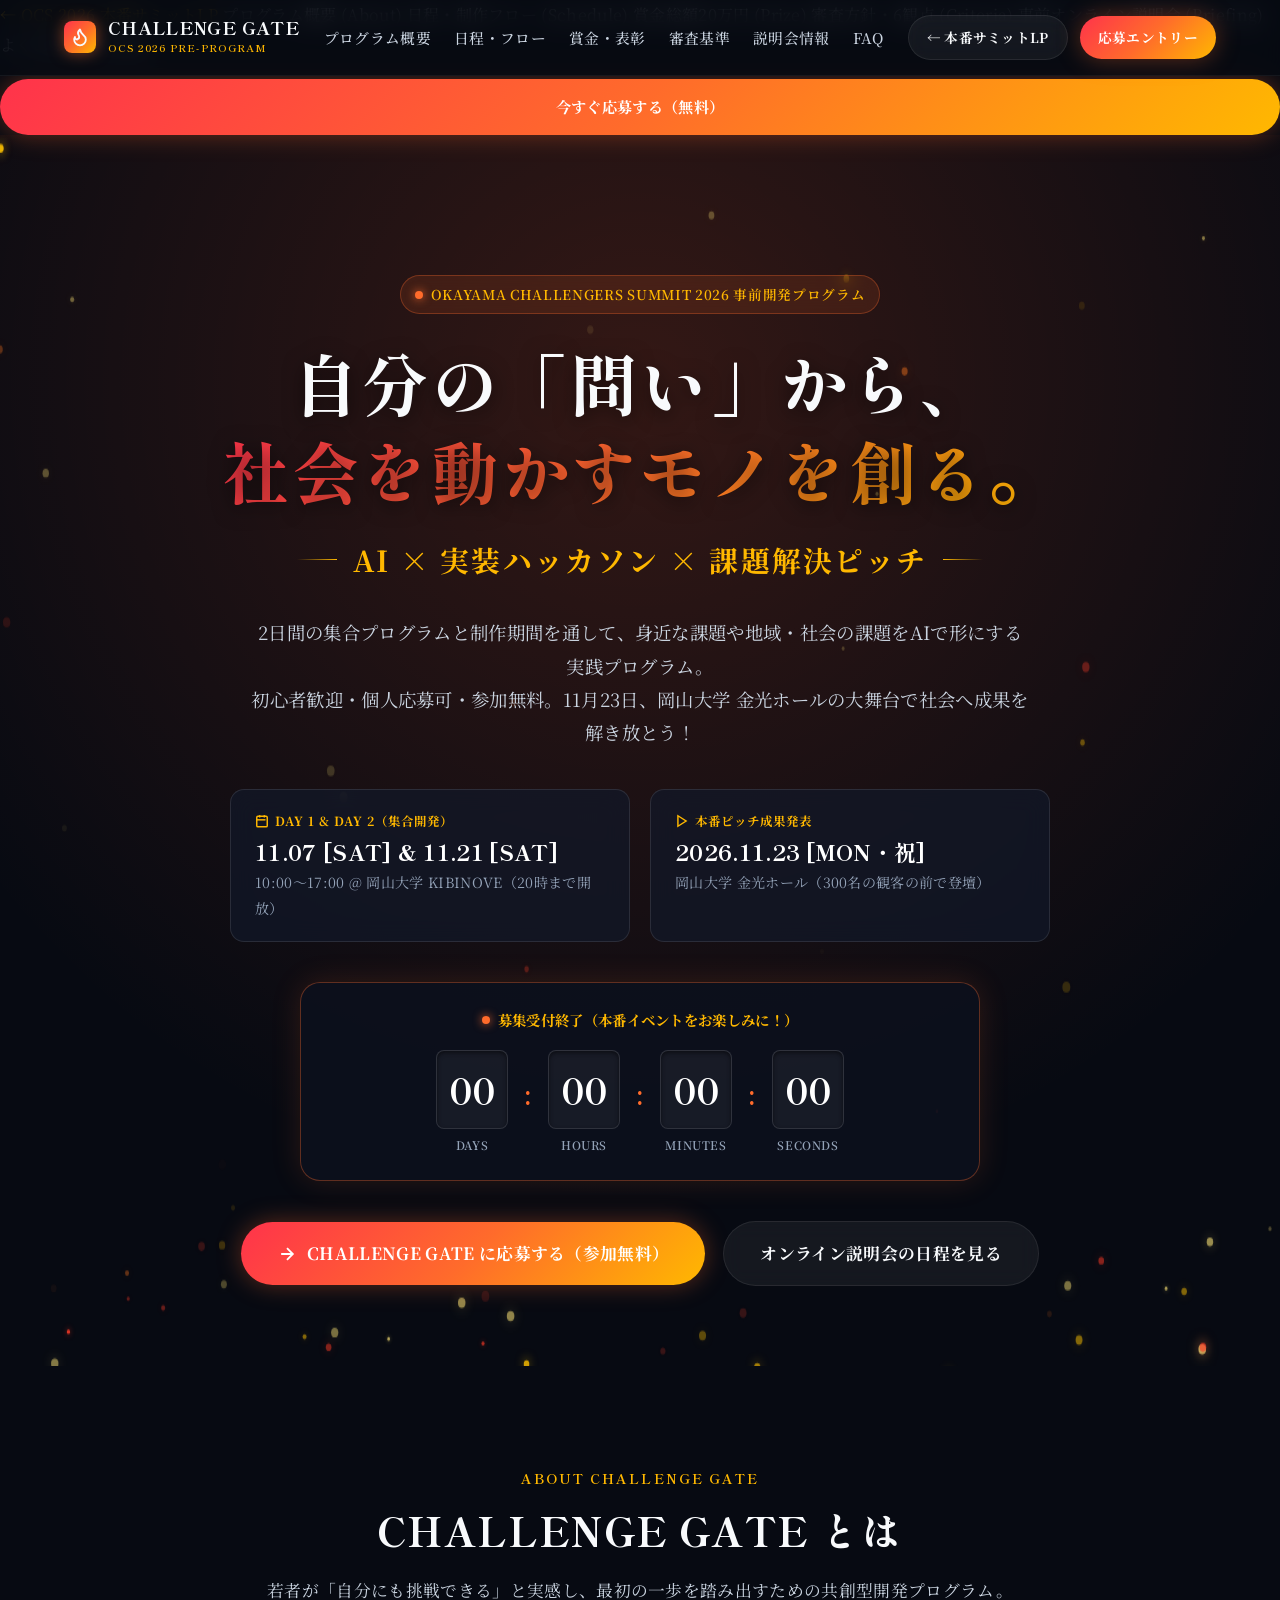
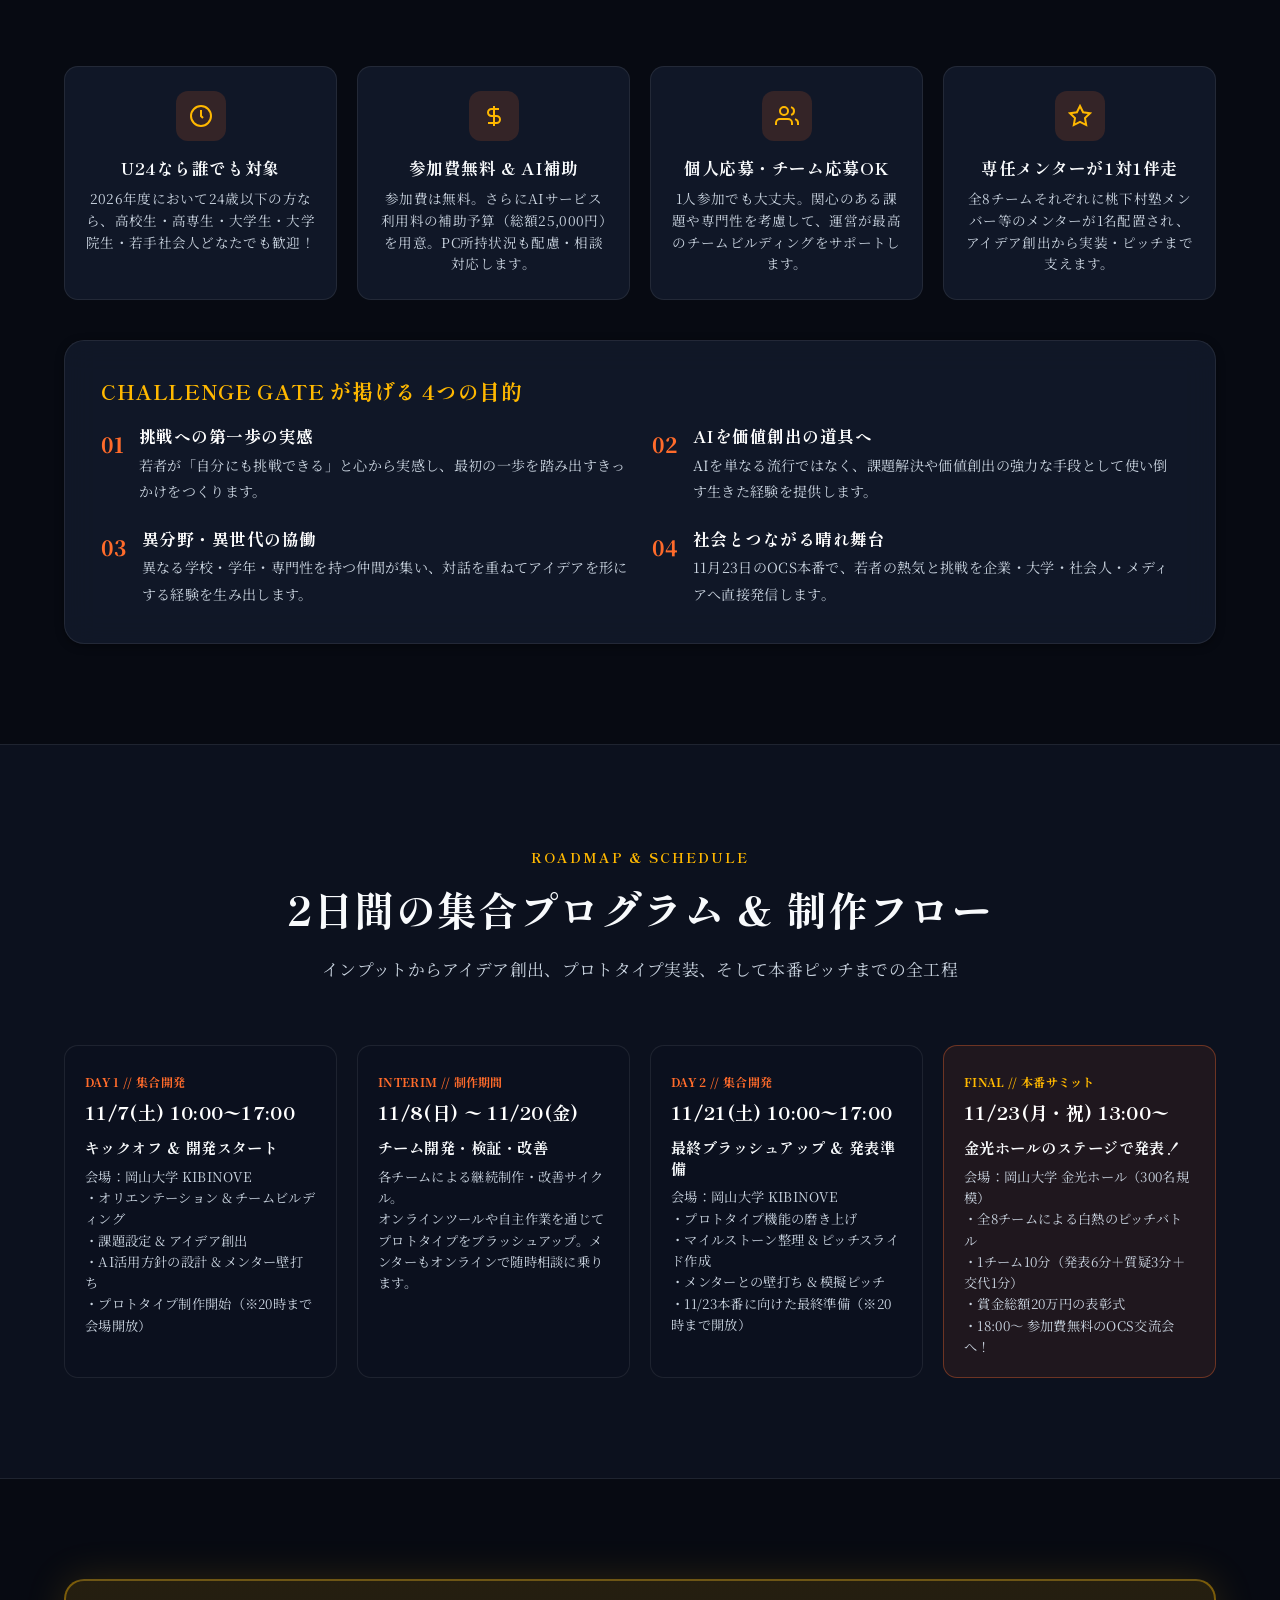
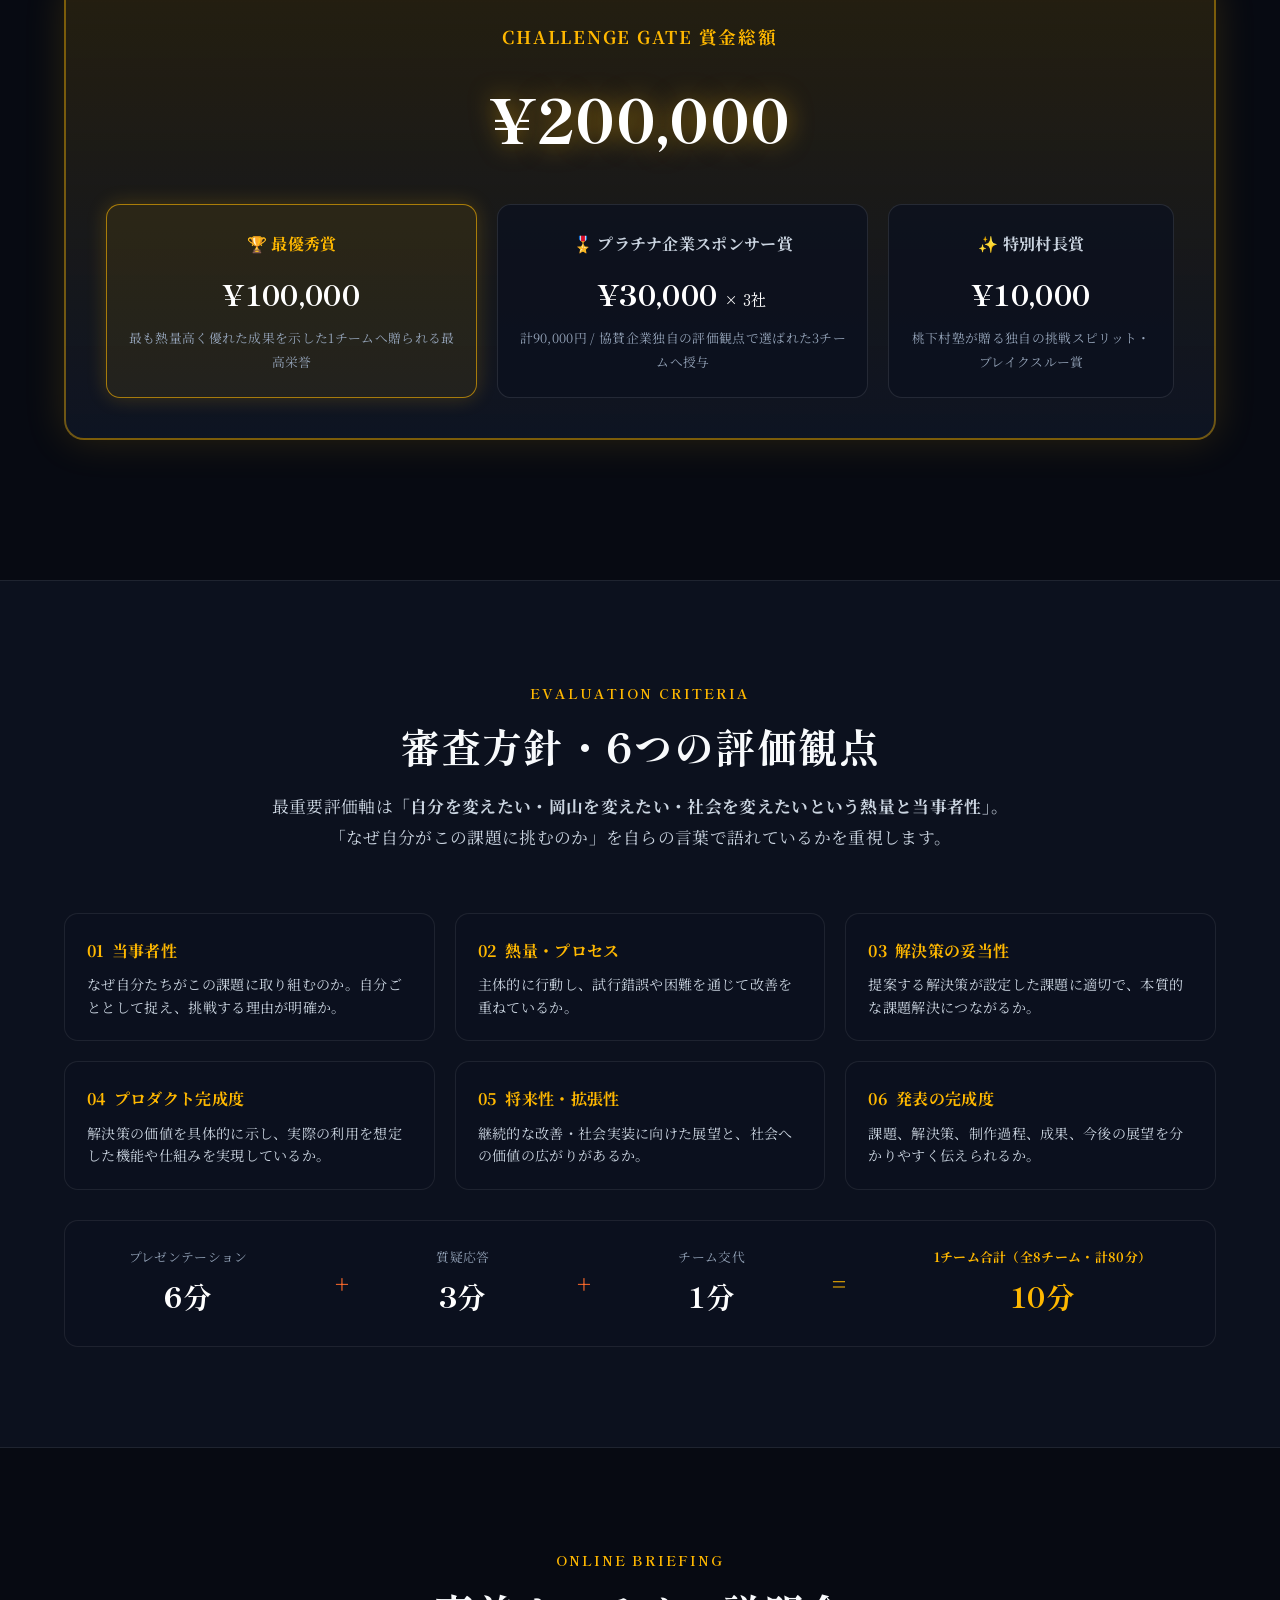
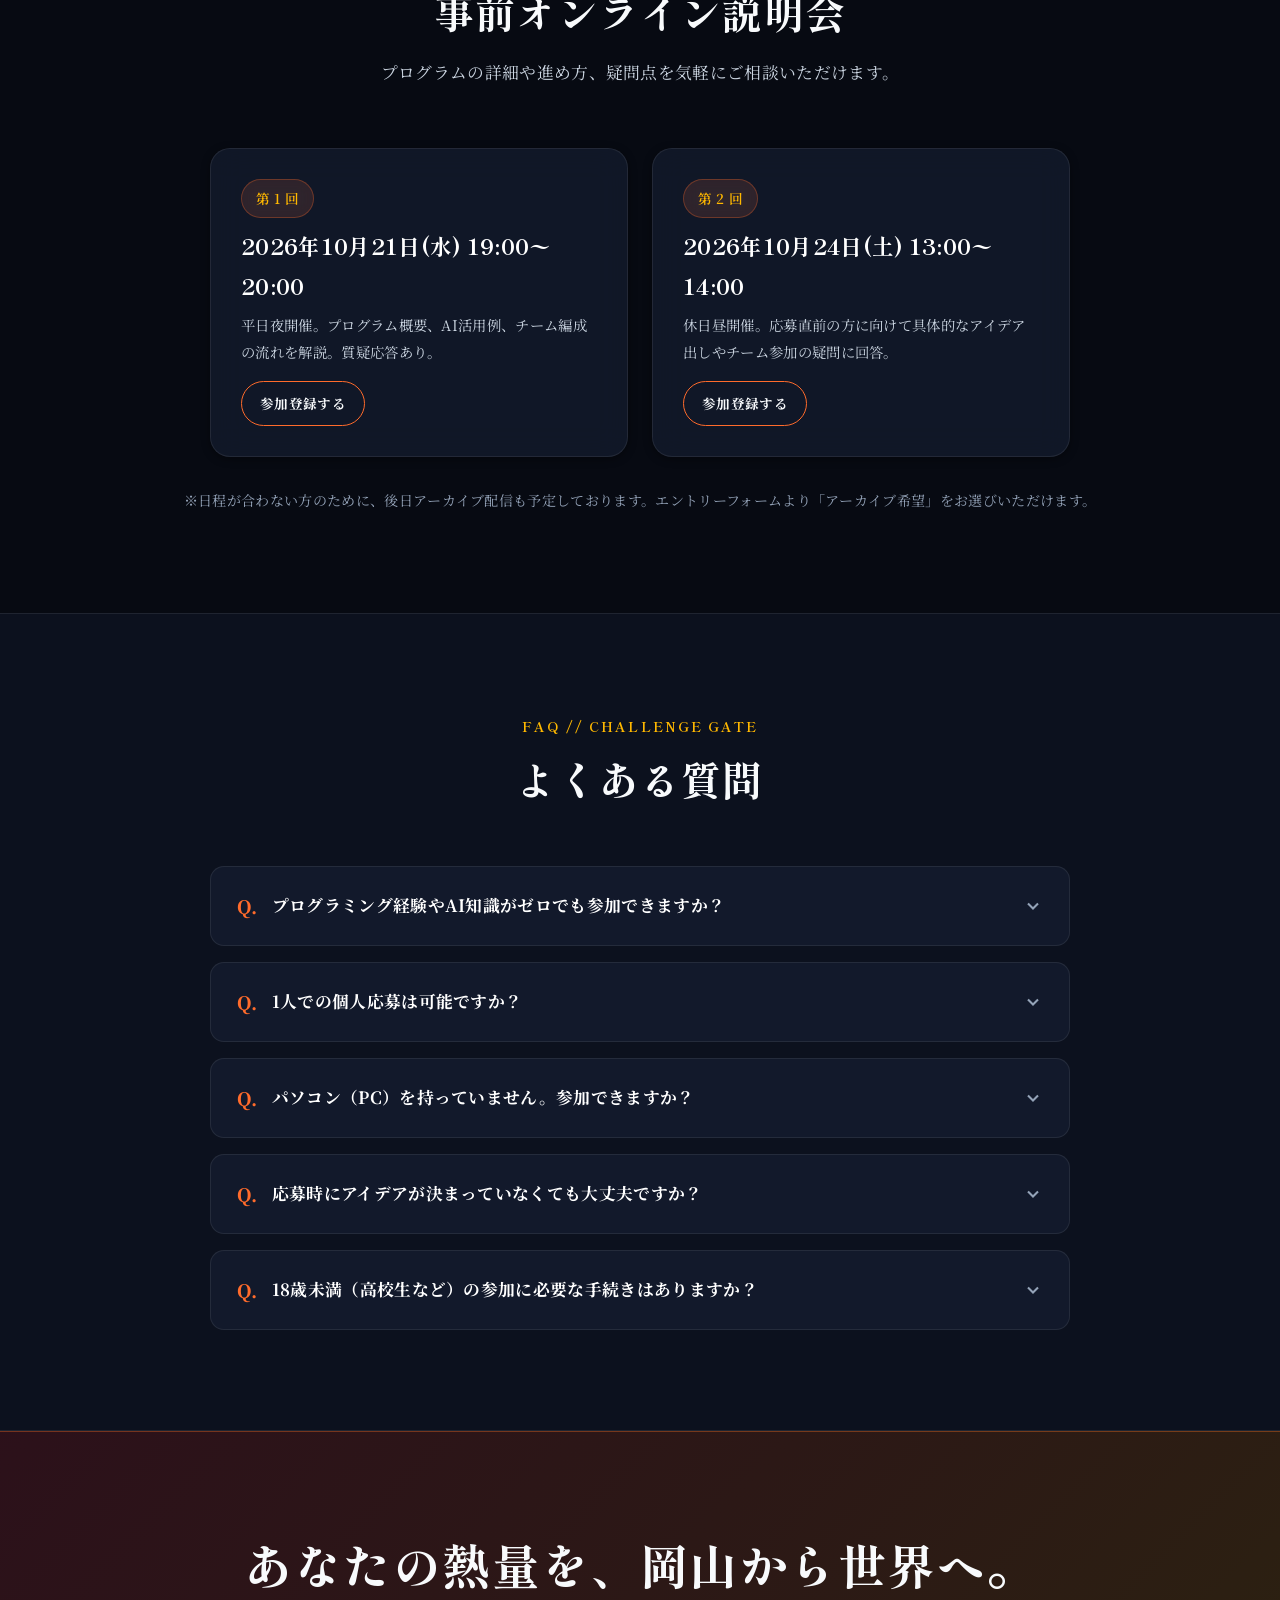
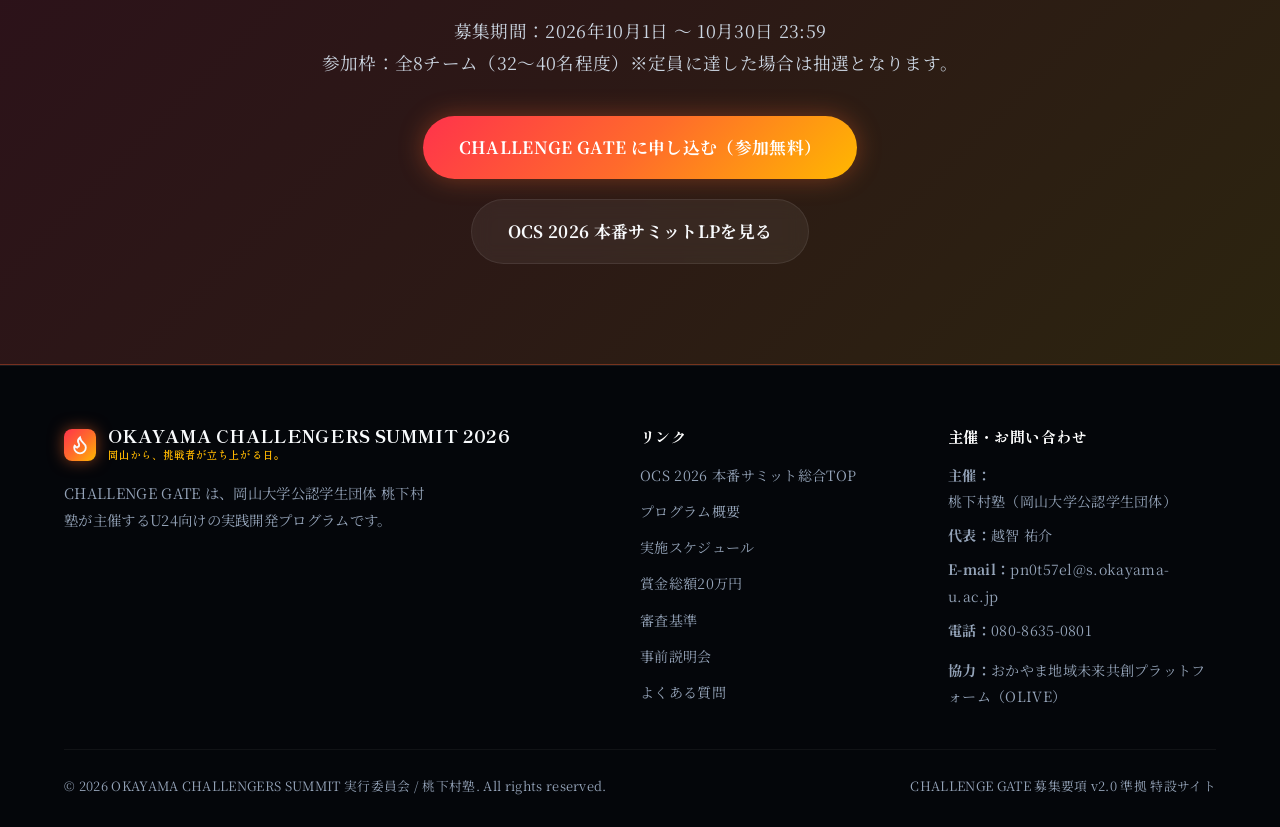
<file: challenge-gate.html>
<!DOCTYPE html>
<html lang="ja">
<head>
  <meta charset="UTF-8">
  <meta name="viewport" content="width=device-width, initial-scale=1.0">
  <title>CHALLENGE GATE｜OKAYAMA CHALLENGERS SUMMIT 2026 事前開発プログラム</title>
  
  <!-- SEO & OGP Meta Tags -->
  <meta name="description" content="AIを活用し、身近な課題や社会課題をプロダクトへ。U24（高校生・大学生・高専生・若手）を対象とした2日間の集中開発プログラム「CHALLENGE GATE」参加者募集中！参加費無料・賞金総額20万円・初心者歓迎。成果は11/23 岡山大学 金光ホールの大舞台で発表！">
  <meta name="keywords" content="CHALLENGE GATE, チャレンジゲート, OCS 2026, 桃下村塾, ハッカソン, 生成AI, アイデアソン, U24, 岡山大学">
  <meta property="og:title" content="CHALLENGE GATE｜AIを活用したU24共創開発プログラム（賞金総額20万円・参加無料）">
  <meta property="og:description" content="小さな火種を、大きな炎へ。アイデアを形にし、金光ホールのステージで社会に挑む。専任メンター伴走・初心者大歓迎！">
  <meta property="og:type" content="article">
  <meta name="theme-color" content="#070a12">

  <!-- Google Fonts (Mincho / Serif) -->
  <link rel="preconnect" href="https://fonts.googleapis.com">
  <link rel="preconnect" href="https://fonts.gstatic.com" crossorigin>
  <link href="https://fonts.googleapis.com/css2?family=Noto+Serif+JP:wght@400;600;700;900&family=Shippori+Mincho:wght@500;700;800&family=Plus+Jakarta+Sans:wght@600;700;800&display=swap" rel="stylesheet">

  <!-- Stylesheet -->
  <link rel="stylesheet" href="css/style.css">

  <!-- Favicon -->
  <link rel="icon" type="image/svg+xml" href="data:image/svg+xml,<svg xmlns='http://www.w3.org/2000/svg' viewBox='0 0 24 24' fill='%23ff6b2b'><path d='M12 2c-.5 2-2 4-4 5.5C6 9 5 11 5 13a7 7 0 0 0 14 0c0-2-1-4-3-5.5C14 6 12.5 4 12 2zm0 6c1.5 2 2.5 3 2.5 5a2.5 2.5 0 0 1-5 0c0-2 1-3 2.5-5z'/></svg>">
</head>
<body>

  <!-- =========================================================================
       Header / Navigation
       ========================================================================= -->
  <header class="header">
    <div class="container header-container">
      <a href="index.html" class="logo">
        <div class="logo-flame">
          <svg width="20" height="20" viewBox="0 0 24 24" fill="none" stroke="currentColor" stroke-width="2.2" stroke-linecap="round" stroke-linejoin="round">
            <path d="M8.5 14.5A2.5 2.5 0 0 0 11 12c0-1.38-.5-2-1-3-1.072-2.143-.224-4.054 2-6 .5 2.5 2 4.9 4 6.5 2 1.6 3 3.5 3 5.5a7 7 0 1 1-14 0c0-1.153.433-2.294 1-3a2.5 2.5 0 0 0 2.5 3z"></path>
          </svg>
        </div>
        <div class="logo-text">
          <span class="logo-title">CHALLENGE GATE</span>
          <span class="logo-sub">OCS 2026 PRE-PROGRAM</span>
        </div>
      </a>

      <!-- Desktop Nav -->
      <nav class="nav-links">
        <a href="#about" class="nav-link">プログラム概要</a>
        <a href="#schedule" class="nav-link">日程・フロー</a>
        <a href="#prize" class="nav-link">賞金・表彰</a>
        <a href="#criteria" class="nav-link">審査基準</a>
        <a href="#briefing" class="nav-link">説明会情報</a>
        <a href="#faq" class="nav-link">FAQ</a>
      </nav>

      <div class="header-cta">
        <a href="index.html" class="btn btn-secondary btn-sm">
          ← 本番サミットLP
        </a>
        <a href="#entry" class="btn btn-primary btn-sm" data-modal-target="modalGateEntry">
          応募エントリー
        </a>
      </div>

      <!-- Mobile Toggle -->
      <button class="mobile-toggle" aria-label="メニューを開く" aria-expanded="false">
        <svg width="28" height="28" viewBox="0 0 24 24" fill="none" stroke="currentColor" stroke-width="2" stroke-linecap="round" stroke-linejoin="round">
          <line x1="3" y1="12" x2="21" y2="12"></line>
          <line x1="3" y1="6" x2="21" y2="6"></line>
          <line x1="3" y1="18" x2="21" y2="18"></line>
        </svg>
      </button>
    </div>
  </header>

  <!-- Mobile Drawer Menu -->
  <div class="mobile-menu">
    <a href="index.html" class="mobile-nav-link" style="color: var(--flame-gold);">← OCS 2026 本番サミットLP</a>
    <a href="#about" class="mobile-nav-link">プログラム概要 (About)</a>
    <a href="#schedule" class="mobile-nav-link">日程・制作フロー (Schedule)</a>
    <a href="#prize" class="mobile-nav-link">賞金総額20万円 (Prize)</a>
    <a href="#criteria" class="mobile-nav-link">審査方針・6観点 (Criteria)</a>
    <a href="#briefing" class="mobile-nav-link">事前オンライン説明会 (Briefing)</a>
    <a href="#faq" class="mobile-nav-link">よくある質問 (FAQ)</a>
    <div style="margin-top: 20px;">
      <a href="#" class="btn btn-primary" style="width: 100%;" data-modal-target="modalGateEntry">今すぐ応募する（無料）</a>
    </div>
  </div>

  <main>
    <!-- =======================================================================
         Hero Section
         ======================================================================= -->
    <section class="hero" id="hero">
      <canvas id="particleCanvas"></canvas>

      <div class="container hero-content">
        <div class="hero-organizer-pill">
          <div class="badge">
            <span class="badge-dot"></span>
            OKAYAMA CHALLENGERS SUMMIT 2026 事前開発プログラム
          </div>
        </div>

        <h1 class="hero-title">
          自分の「問い」から、<br class="mobile-break">
          <span class="text-gradient">社会を動かすモノを創る。</span>
        </h1>

        <div class="hero-tagline">
          AI × 実装ハッカソン × 課題解決ピッチ
        </div>

        <p class="hero-lead">
          2日間の集合プログラムと制作期間を通して、身近な課題や地域・社会の課題をAIで形にする実践プログラム。<br>
          初心者歓迎・個人応募可・参加無料。11月23日、岡山大学 金光ホールの大舞台で社会へ成果を解き放とう！
        </p>

        <!-- Dates Card Grid -->
        <div class="hero-meta-grid">
          <div class="hero-meta-box">
            <div class="meta-box-label">
              <svg width="14" height="14" viewBox="0 0 24 24" fill="none" stroke="currentColor" stroke-width="2.5"><rect x="3" y="4" width="18" height="18" rx="2" ry="2"></rect><line x1="16" y1="2" x2="16" y2="6"></line><line x1="8" y1="2" x2="8" y2="6"></line><line x1="3" y1="10" x2="18" y2="10"></line></svg>
              DAY 1 &amp; DAY 2（集合開発）
            </div>
            <div class="meta-box-date">11.07 [SAT] &amp; 11.21 [SAT]</div>
            <div class="meta-box-place">10:00〜17:00 @ 岡山大学 KIBINOVE（20時まで開放）</div>
          </div>

          <div class="hero-meta-box">
            <div class="meta-box-label">
              <svg width="14" height="14" viewBox="0 0 24 24" fill="none" stroke="currentColor" stroke-width="2.5"><polygon points="5 3 19 12 5 21 5 3"></polygon></svg>
              本番ピッチ成果発表
            </div>
            <div class="meta-box-date">2026.11.23 [MON・祝]</div>
            <div class="meta-box-place">岡山大学 金光ホール（300名の観客の前で登壇）</div>
          </div>
        </div>

        <!-- Countdown -->
        <div class="hero-countdown">
          <div class="countdown-title" id="countdownLabel">
            <span class="badge-dot"></span>
            CHALLENGE GATE 応募締切（10月30日 23:59）まで
          </div>
          <div class="countdown-timer">
            <div class="timer-unit">
              <span class="timer-number" id="days">--</span>
              <span class="timer-label">DAYS</span>
            </div>
            <div class="timer-separator">:</div>
            <div class="timer-unit">
              <span class="timer-number" id="hours">--</span>
              <span class="timer-label">HOURS</span>
            </div>
            <div class="timer-separator">:</div>
            <div class="timer-unit">
              <span class="timer-number" id="minutes">--</span>
              <span class="timer-label">MINUTES</span>
            </div>
            <div class="timer-separator">:</div>
            <div class="timer-unit">
              <span class="timer-number" id="seconds">--</span>
              <span class="timer-label">SECONDS</span>
            </div>
          </div>
        </div>

        <!-- Hero Actions -->
        <div class="hero-cta-group" id="entry">
          <a href="#" class="btn btn-primary btn-lg" data-modal-target="modalGateEntry">
            <svg width="20" height="20" viewBox="0 0 24 24" fill="none" stroke="currentColor" stroke-width="2.2"><path d="M5 12h14M12 5l7 7-7 7"/></svg>
            CHALLENGE GATE に応募する（参加無料）
          </a>
          <a href="#briefing" class="btn btn-secondary btn-lg">
            オンライン説明会の日程を見る
          </a>
        </div>
      </div>
    </section>

    <!-- =======================================================================
         About Section
         ======================================================================= -->
    <section class="section" id="about">
      <div class="container">
        <div class="section-header">
          <span class="section-tag">ABOUT CHALLENGE GATE</span>
          <h2 class="section-title">CHALLENGE GATE とは</h2>
          <p class="section-desc">
            若者が「自分にも挑戦できる」と実感し、最初の一歩を踏み出すための共創型開発プログラム。
          </p>
        </div>

        <div class="gate-features-grid">
          <div class="gate-feature-item">
            <div class="feature-icon-box">
              <svg width="24" height="24" viewBox="0 0 24 24" fill="none" stroke="currentColor" stroke-width="2"><circle cx="12" cy="12" r="10"></circle><polyline points="12 6 12 12 14 14"></polyline></svg>
            </div>
            <h4>U24なら誰でも対象</h4>
            <p>2026年度において24歳以下の方なら、高校生・高専生・大学生・大学院生・若手社会人どなたでも歓迎！</p>
          </div>

          <div class="gate-feature-item">
            <div class="feature-icon-box">
              <svg width="24" height="24" viewBox="0 0 24 24" fill="none" stroke="currentColor" stroke-width="2"><path d="M12 2v20M17 5H9.5a3.5 3.5 0 0 0 0 7h5a3.5 3.5 0 0 1 0 7H6"></path></svg>
            </div>
            <h4>参加費無料 &amp; AI補助</h4>
            <p>参加費は無料。さらにAIサービス利用料の補助予算（総額25,000円）を用意。PC所持状況も配慮・相談対応します。</p>
          </div>

          <div class="gate-feature-item">
            <div class="feature-icon-box">
              <svg width="24" height="24" viewBox="0 0 24 24" fill="none" stroke="currentColor" stroke-width="2"><path d="M17 21v-2a4 4 0 0 0-4-4H5a4 4 0 0 0-4 4v2"></path><circle cx="9" cy="7" r="4"></circle><path d="M23 21v-2a4 4 0 0 0-3-3.87"></path><path d="M16 3.13a4 4 0 0 1 0 7.75"></path></svg>
            </div>
            <h4>個人応募・チーム応募OK</h4>
            <p>1人参加でも大丈夫。関心のある課題や専門性を考慮して、運営が最高のチームビルディングをサポートします。</p>
          </div>

          <div class="gate-feature-item">
            <div class="feature-icon-box">
              <svg width="24" height="24" viewBox="0 0 24 24" fill="none" stroke="currentColor" stroke-width="2"><polygon points="12 2 15.09 8.26 22 9.27 17 14.14 18.18 21.02 12 17.77 5.82 21.02 7 14.14 2 9.27 8.91 8.26 12 2"></polygon></svg>
            </div>
            <h4>専任メンターが1対1伴走</h4>
            <p>全8チームそれぞれに桃下村塾メンバー等のメンターが1名配置され、アイデア創出から実装・ピッチまで支えます。</p>
          </div>
        </div>

        <!-- 4 Objectives Box -->
        <div class="glass-card" style="padding: 36px; margin-top: 30px;">
          <h3 style="font-size: 1.3rem; margin-bottom: 20px; color: var(--flame-gold);">
            CHALLENGE GATE が掲げる 4つの目的
          </h3>
          <div style="display: grid; grid-template-columns: repeat(2, 1fr); gap: 24px;">
            <div style="display: flex; gap: 14px;">
              <div style="color: var(--flame-orange); font-size: 1.3rem; font-weight: 800;">01</div>
              <div>
                <h4 style="font-size: 1.05rem; color: #fff; margin-bottom: 4px;">挑戦への第一歩の実感</h4>
                <p style="font-size: 0.88rem; color: var(--text-secondary);">若者が「自分にも挑戦できる」と心から実感し、最初の一歩を踏み出すきっかけをつくります。</p>
              </div>
            </div>
            <div style="display: flex; gap: 14px;">
              <div style="color: var(--flame-orange); font-size: 1.3rem; font-weight: 800;">02</div>
              <div>
                <h4 style="font-size: 1.05rem; color: #fff; margin-bottom: 4px;">AIを価値創出の道具へ</h4>
                <p style="font-size: 0.88rem; color: var(--text-secondary);">AIを単なる流行ではなく、課題解決や価値創出の強力な手段として使い倒す生きた経験を提供します。</p>
              </div>
            </div>
            <div style="display: flex; gap: 14px;">
              <div style="color: var(--flame-orange); font-size: 1.3rem; font-weight: 800;">03</div>
              <div>
                <h4 style="font-size: 1.05rem; color: #fff; margin-bottom: 4px;">異分野・異世代の協働</h4>
                <p style="font-size: 0.88rem; color: var(--text-secondary);">異なる学校・学年・専門性を持つ仲間が集い、対話を重ねてアイデアを形にする経験を生み出します。</p>
              </div>
            </div>
            <div style="display: flex; gap: 14px;">
              <div style="color: var(--flame-orange); font-size: 1.3rem; font-weight: 800;">04</div>
              <div>
                <h4 style="font-size: 1.05rem; color: #fff; margin-bottom: 4px;">社会とつながる晴れ舞台</h4>
                <p style="font-size: 0.88rem; color: var(--text-secondary);">11月23日のOCS本番で、若者の熱気と挑戦を企業・大学・社会人・メディアへ直接発信します。</p>
              </div>
            </div>
          </div>
        </div>
      </div>
    </section>

    <!-- =======================================================================
         Schedule & Flow Section
         ======================================================================= -->
    <section class="section section-darker" id="schedule">
      <div class="container">
        <div class="section-header">
          <span class="section-tag">ROADMAP &amp; SCHEDULE</span>
          <h2 class="section-title">2日間の集合プログラム &amp; 制作フロー</h2>
          <p class="section-desc">
            インプットからアイデア創出、プロトタイプ実装、そして本番ピッチまでの全工程
          </p>
        </div>

        <div class="gate-timeline-steps">
          <div class="timeline-step-card">
            <span class="timeline-step-badge">DAY 1 // 集合開発</span>
            <div class="timeline-step-date">11/7(土) 10:00〜17:00</div>
            <h4 class="timeline-step-title">キックオフ &amp; 開発スタート</h4>
            <p class="timeline-step-desc">
              会場：岡山大学 KIBINOVE<br>
              ・オリエンテーション &amp; チームビルディング<br>
              ・課題設定 &amp; アイデア創出<br>
              ・AI活用方針の設計 &amp; メンター壁打ち<br>
              ・プロトタイプ制作開始（※20時まで会場開放）
            </p>
          </div>

          <div class="timeline-step-card">
            <span class="timeline-step-badge">INTERIM // 制作期間</span>
            <div class="timeline-step-date">11/8(日) 〜 11/20(金)</div>
            <h4 class="timeline-step-title">チーム開発・検証・改善</h4>
            <p class="timeline-step-desc">
              各チームによる継続制作・改善サイクル。<br>
              オンラインツールや自主作業を通じてプロトタイプをブラッシュアップ。メンターもオンラインで随時相談に乗ります。
            </p>
          </div>

          <div class="timeline-step-card">
            <span class="timeline-step-badge">DAY 2 // 集合開発</span>
            <div class="timeline-step-date">11/21(土) 10:00〜17:00</div>
            <h4 class="timeline-step-title">最終ブラッシュアップ &amp; 発表準備</h4>
            <p class="timeline-step-desc">
              会場：岡山大学 KIBINOVE<br>
              ・プロトタイプ機能の磨き上げ<br>
              ・マイルストーン整理 &amp; ピッチスライド作成<br>
              ・メンターとの壁打ち &amp; 模擬ピッチ<br>
              ・11/23本番に向けた最終準備（※20時まで開放）
            </p>
          </div>

          <div class="timeline-step-card" style="border-color: var(--border-glow); background: rgba(255,107,43,0.08);">
            <span class="timeline-step-badge" style="color: var(--flame-gold);">FINAL // 本番サミット</span>
            <div class="timeline-step-date">11/23(月・祝) 13:00〜</div>
            <h4 class="timeline-step-title">金光ホールのステージで発表！</h4>
            <p class="timeline-step-desc">
              会場：岡山大学 金光ホール（300名規模）<br>
              ・全8チームによる白熱のピッチバトル<br>
              ・1チーム10分（発表6分＋質疑3分＋交代1分）<br>
              ・賞金総額20万円の表彰式<br>
              ・18:00〜 参加費無料のOCS交流会へ！
            </p>
          </div>
        </div>
      </div>
    </section>

    <!-- =======================================================================
         Prize Section
         ======================================================================= -->
    <section class="section" id="prize">
      <div class="container">
        <div class="prize-container">
          <div class="prize-total-title">CHALLENGE GATE 賞金総額</div>
          <div class="prize-total-amount">¥200,000</div>
          
          <div class="prize-grid">
            <div class="prize-card grand">
              <div class="prize-name">🏆 最優秀賞</div>
              <div class="prize-val text-gold">¥100,000</div>
              <div class="prize-note">最も熱量高く優れた成果を示した1チームへ贈られる最高栄誉</div>
            </div>

            <div class="prize-card">
              <div class="prize-name">🎖️ プラチナ企業スポンサー賞</div>
              <div class="prize-val">¥30,000 <span style="font-size: 1rem; font-weight: normal;">× 3社</span></div>
              <div class="prize-note">計90,000円 / 協賛企業独自の評価観点で選ばれた3チームへ授与</div>
            </div>

            <div class="prize-card">
              <div class="prize-name">✨ 特別村長賞</div>
              <div class="prize-val">¥10,000</div>
              <div class="prize-note">桃下村塾が贈る独自の挑戦スピリット・ブレイクスルー賞</div>
            </div>
          </div>
        </div>
      </div>
    </section>

    <!-- =======================================================================
         Criteria Section (審査基準)
         ======================================================================= -->
    <section class="section section-darker" id="criteria">
      <div class="container">
        <div class="section-header">
          <span class="section-tag">EVALUATION CRITERIA</span>
          <h2 class="section-title">審査方針・6つの評価観点</h2>
          <p class="section-desc">
            最重要評価軸は<strong>「自分を変えたい・岡山を変えたい・社会を変えたいという熱量と当事者性」</strong>。<br>
            「なぜ自分がこの課題に挑むのか」を自らの言葉で語れているかを重視します。
          </p>
        </div>

        <div class="criteria-grid">
          <div class="criteria-card">
            <div class="criteria-title">
              <span>01</span> 当事者性
            </div>
            <p class="criteria-desc">なぜ自分たちがこの課題に取り組むのか。自分ごととして捉え、挑戦する理由が明確か。</p>
          </div>

          <div class="criteria-card">
            <div class="criteria-title">
              <span>02</span> 熱量・プロセス
            </div>
            <p class="criteria-desc">主体的に行動し、試行錯誤や困難を通じて改善を重ねているか。</p>
          </div>

          <div class="criteria-card">
            <div class="criteria-title">
              <span>03</span> 解決策の妥当性
            </div>
            <p class="criteria-desc">提案する解決策が設定した課題に適切で、本質的な課題解決につながるか。</p>
          </div>

          <div class="criteria-card">
            <div class="criteria-title">
              <span>04</span> プロダクト完成度
            </div>
            <p class="criteria-desc">解決策の価値を具体的に示し、実際の利用を想定した機能や仕組みを実現しているか。</p>
          </div>

          <div class="criteria-card">
            <div class="criteria-title">
              <span>05</span> 将来性・拡張性
            </div>
            <p class="criteria-desc">継続的な改善・社会実装に向けた展望と、社会への価値の広がりがあるか。</p>
          </div>

          <div class="criteria-card">
            <div class="criteria-title">
              <span>06</span> 発表の完成度
            </div>
            <p class="criteria-desc">課題、解決策、制作過程、成果、今後の展望を分かりやすく伝えられるか。</p>
          </div>
        </div>

        <!-- Pitch Timing Box -->
        <div style="background: rgba(12, 17, 30, 0.7); border: 1px solid var(--border-subtle); border-radius: var(--radius-md); padding: 24px 30px; margin-top: 30px; display: flex; align-items: center; justify-content: space-around; flex-wrap: wrap; gap: 20px; text-align: center;">
          <div>
            <div style="color: var(--text-muted); font-size: 0.8rem;">プレゼンテーション</div>
            <div style="font-family: var(--font-display); font-size: 1.8rem; font-weight: 800; color: #fff;">6分</div>
          </div>
          <div style="color: var(--flame-orange); font-size: 1.5rem;">+</div>
          <div>
            <div style="color: var(--text-muted); font-size: 0.8rem;">質疑応答</div>
            <div style="font-family: var(--font-display); font-size: 1.8rem; font-weight: 800; color: #fff;">3分</div>
          </div>
          <div style="color: var(--flame-orange); font-size: 1.5rem;">+</div>
          <div>
            <div style="color: var(--text-muted); font-size: 0.8rem;">チーム交代</div>
            <div style="font-family: var(--font-display); font-size: 1.8rem; font-weight: 800; color: #fff;">1分</div>
          </div>
          <div style="color: var(--flame-gold); font-size: 1.5rem;">=</div>
          <div>
            <div style="color: var(--flame-gold); font-size: 0.8rem; font-weight: 700;">1チーム合計（全8チーム・計80分）</div>
            <div style="font-family: var(--font-display); font-size: 1.8rem; font-weight: 800; color: var(--flame-gold);">10分</div>
          </div>
        </div>
      </div>
    </section>

    <!-- =======================================================================
         Briefing Sessions (説明会)
         ======================================================================= -->
    <section class="section" id="briefing">
      <div class="container">
        <div class="section-header">
          <span class="section-tag">ONLINE BRIEFING</span>
          <h2 class="section-title">事前オンライン説明会</h2>
          <p class="section-desc">プログラムの詳細や進め方、疑問点を気軽にご相談いただけます。</p>
        </div>

        <div style="display: grid; grid-template-columns: 1fr 1fr; gap: 24px; max-width: 860px; margin: 0 auto 30px;">
          <div class="glass-card" style="padding: 30px;">
            <span class="badge" style="margin-bottom: 8px;">第 1 回</span>
            <div style="font-family: var(--font-display); font-size: 1.35rem; font-weight: 800; color: #fff; margin-bottom: 6px;">
              2026年10月21日(水) 19:00〜20:00
            </div>
            <p style="font-size: 0.9rem; color: var(--text-secondary); margin-bottom: 16px;">
              平日夜開催。プログラム概要、AI活用例、チーム編成の流れを解説。質疑応答あり。
            </p>
            <a href="#" class="btn btn-outline-flame btn-sm" data-modal-target="modalGateEntry">参加登録する</a>
          </div>

          <div class="glass-card" style="padding: 30px;">
            <span class="badge" style="margin-bottom: 8px;">第 2 回</span>
            <div style="font-family: var(--font-display); font-size: 1.35rem; font-weight: 800; color: #fff; margin-bottom: 6px;">
              2026年10月24日(土) 13:00〜14:00
            </div>
            <p style="font-size: 0.9rem; color: var(--text-secondary); margin-bottom: 16px;">
              休日昼開催。応募直前の方に向けて具体的なアイデア出しやチーム参加の疑問に回答。
            </p>
            <a href="#" class="btn btn-outline-flame btn-sm" data-modal-target="modalGateEntry">参加登録する</a>
          </div>
        </div>

        <p style="text-align: center; color: var(--text-muted); font-size: 0.88rem;">
          ※日程が合わない方のために、後日アーカイブ配信も予定しております。エントリーフォームより「アーカイブ希望」をお選びいただけます。
        </p>
      </div>
    </section>

    <!-- =======================================================================
         FAQ Section
         ======================================================================= -->
    <section class="section section-darker" id="faq">
      <div class="container">
        <div class="section-header">
          <span class="section-tag">FAQ // CHALLENGE GATE</span>
          <h2 class="section-title">よくある質問</h2>
        </div>

        <div class="faq-list">
          <div class="faq-item">
            <div class="faq-question">
              <div class="faq-q-text">
                <span class="faq-q-icon">Q.</span>
                <span>プログラミング経験やAI知識がゼロでも参加できますか？</span>
              </div>
              <svg class="faq-chevron" width="20" height="20" viewBox="0 0 24 24" fill="none" stroke="currentColor" stroke-width="2.5"><polyline points="6 9 12 15 18 9"></polyline></svg>
            </div>
            <div class="faq-answer">
              <div class="faq-answer-inner">
                まったく問題ありません！生成AIを活用することで、コードを書いたことがない方でもアイデアを形にすることができます。また、各チームに桃下村塾メンバー等のメンターが1名配置され、使い方や設計を全面的にフォローします。
              </div>
            </div>
          </div>

          <div class="faq-item">
            <div class="faq-question">
              <div class="faq-q-text">
                <span class="faq-q-icon">Q.</span>
                <span>1人での個人応募は可能ですか？</span>
              </div>
              <svg class="faq-chevron" width="20" height="20" viewBox="0 0 24 24" fill="none" stroke="currentColor" stroke-width="2.5"><polyline points="6 9 12 15 18 9"></polyline></svg>
            </div>
            <div class="faq-answer">
              <div class="faq-answer-inner">
                はい、個人応募もチーム応募（2〜5名）も大歓迎です。個人応募の方は、学校・学年・専門性や興味のある課題を考慮して運営側でチーム編成をサポートします。新しい仲間と出会える貴重な機会になります。
              </div>
            </div>
          </div>

          <div class="faq-item">
            <div class="faq-question">
              <div class="faq-q-text">
                <span class="faq-q-icon">Q.</span>
                <span>パソコン（PC）を持っていません。参加できますか？</span>
              </div>
              <svg class="faq-chevron" width="20" height="20" viewBox="0 0 24 24" fill="none" stroke="currentColor" stroke-width="2.5"><polyline points="6 9 12 15 18 9"></polyline></svg>
            </div>
            <div class="faq-answer">
              <div class="faq-answer-inner">
                PC所有は応募の必須条件ではありません。学校貸与端末の利用可否や所持状況をエントリー時に把握し、開始前に対応を個別に検討・サポートいたしますのでご安心ください。
              </div>
            </div>
          </div>

          <div class="faq-item">
            <div class="faq-question">
              <div class="faq-q-text">
                <span class="faq-q-icon">Q.</span>
                <span>応募時にアイデアが決まっていなくても大丈夫ですか？</span>
              </div>
              <svg class="faq-chevron" width="20" height="20" viewBox="0 0 24 24" fill="none" stroke="currentColor" stroke-width="2.5"><polyline points="6 9 12 15 18 9"></polyline></svg>
            </div>
            <div class="faq-answer">
              <div class="faq-answer-inner">
                はい、具体的なアイデアが未定でも問題ありません。11月7日のDAY 1で課題発見ワークショップやアイデア創出セッションを行います。応募時に書いた課題から変更することも可能です。
              </div>
            </div>
          </div>

          <div class="faq-item">
            <div class="faq-question">
              <div class="faq-q-text">
                <span class="faq-q-icon">Q.</span>
                <span>18歳未満（高校生など）の参加に必要な手続きはありますか？</span>
              </div>
              <svg class="faq-chevron" width="20" height="20" viewBox="0 0 24 24" fill="none" stroke="currentColor" stroke-width="2.5"><polyline points="6 9 12 15 18 9"></polyline></svg>
            </div>
            <div class="faq-answer">
              <div class="faq-answer-inner">
                18歳未満の方の参加にあたっては、保護者様の同意書のご提出をお願いしております。エントリー後に運営よりご案内をお送りいたします。
              </div>
            </div>
          </div>
        </div>
      </div>
    </section>

    <!-- =======================================================================
         CTA Section
         ======================================================================= -->
    <section class="section cta-section">
      <div class="container cta-box">
        <h2 class="cta-title">
          あなたの熱量を、岡山から世界へ。
        </h2>
        <p class="cta-desc">
          募集期間：2026年10月1日 〜 10月30日 23:59<br>
          参加枠：全8チーム（32〜40名程度）※定員に達した場合は抽選となります。
        </p>

        <div class="cta-buttons-wrapper">
          <a href="#" class="btn btn-primary btn-lg" data-modal-target="modalGateEntry">
            CHALLENGE GATE に申し込む（参加無料）
          </a>
          <a href="index.html" class="btn btn-secondary btn-lg">
            OCS 2026 本番サミットLPを見る
          </a>
        </div>
      </div>
    </section>
  </main>

  <!-- =========================================================================
       Footer
       ========================================================================= -->
  <footer class="footer">
    <div class="container">
      <div class="footer-top">
        <div>
          <a href="index.html" class="logo">
            <div class="logo-flame">
              <svg width="20" height="20" viewBox="0 0 24 24" fill="none" stroke="currentColor" stroke-width="2.2">
                <path d="M8.5 14.5A2.5 2.5 0 0 0 11 12c0-1.38-.5-2-1-3-1.072-2.143-.224-4.054 2-6 .5 2.5 2 4.9 4 6.5 2 1.6 3 3.5 3 5.5a7 7 0 1 1-14 0c0-1.153.433-2.294 1-3a2.5 2.5 0 0 0 2.5 3z"></path>
              </svg>
            </div>
            <div class="logo-text">
              <span class="logo-title">OKAYAMA CHALLENGERS SUMMIT 2026</span>
              <span class="logo-sub">岡山から、挑戦者が立ち上がる日。</span>
            </div>
          </a>
          <p class="footer-desc">
            CHALLENGE GATE は、岡山大学公認学生団体 桃下村塾が主催するU24向けの実践開発プログラムです。
          </p>
        </div>

        <div class="footer-col">
          <h5>リンク</h5>
          <div class="footer-links">
            <a href="index.html">OCS 2026 本番サミット総合TOP</a>
            <a href="#about">プログラム概要</a>
            <a href="#schedule">実施スケジュール</a>
            <a href="#prize">賞金総額20万円</a>
            <a href="#criteria">審査基準</a>
            <a href="#briefing">事前説明会</a>
            <a href="#faq">よくある質問</a>
          </div>
        </div>

        <div class="footer-col">
          <h5>主催・お問い合わせ</h5>
          <div class="footer-contact-info">
            <div><strong>主催：</strong>桃下村塾（岡山大学公認学生団体）</div>
            <div><strong>代表：</strong>越智 祐介</div>
            <div><strong>E-mail：</strong>pn0t57el@s.okayama-u.ac.jp</div>
            <div><strong>電話：</strong>080-8635-0801</div>
            <div style="margin-top: 6px;"><strong>協力：</strong>おかやま地域未来共創プラットフォーム（OLIVE）</div>
          </div>
        </div>
      </div>

      <div class="footer-bottom">
        <div>&copy; 2026 OKAYAMA CHALLENGERS SUMMIT 実行委員会 / 桃下村塾. All rights reserved.</div>
        <div>CHALLENGE GATE 募集要項 v2.0 準拠 特設サイト</div>
      </div>
    </div>
  </footer>

  <!-- =========================================================================
       Modal: CHALLENGE GATE Entry
       ========================================================================= -->
  <div class="modal-overlay" id="modalGateEntry">
    <div class="modal-content">
      <button class="modal-close" aria-label="閉じる">&times;</button>
      <div class="modal-header">
        <span class="badge" style="margin-bottom: 8px;">U24対象・参加費無料</span>
        <h3 class="modal-title">CHALLENGE GATE エントリー</h3>
        <p class="modal-desc">
          2026年度において24歳以下の方なら誰でも応募可能です（高校生・大学生・既卒等）。個人・チーム応募可。
        </p>
      </div>

      <form data-simulate>
        <div class="form-group">
          <label class="form-label">お名前 <span class="text-cyan">*</span></label>
          <input type="text" class="form-input" placeholder="山田 太郎" required>
        </div>

        <div class="form-group">
          <label class="form-label">メールアドレス <span class="text-cyan">*</span></label>
          <input type="email" class="form-input" placeholder="example@s.okayama-u.ac.jp" required>
        </div>

        <div class="form-group">
          <label class="form-label">電話番号 <span class="text-cyan">*</span></label>
          <input type="tel" class="form-input" placeholder="090-1234-5678" required>
        </div>

        <div class="form-group">
          <label class="form-label">所属学校・学年またはご職業 <span class="text-cyan">*</span></label>
          <input type="text" class="form-input" placeholder="岡山大学 工学部 2年 / ○○高校 1年 など" required>
        </div>

        <div class="form-group">
          <label class="form-label">応募形式 <span class="text-cyan">*</span></label>
          <select class="form-select" required>
            <option value="individual">個人で応募（運営がチーム編成をサポート）</option>
            <option value="team">チームで応募（2〜5名）</option>
          </select>
        </div>

        <div class="form-group">
          <label class="form-label">説明会への参加希望</label>
          <select class="form-select">
            <option value="none">説明会は不参加（アーカイブ配信希望）</option>
            <option value="oct21">10月21日(水) 19:00〜20:00 オンライン説明会</option>
            <option value="oct24">10月24日(土) 13:00〜14:00 オンライン説明会</option>
          </select>
        </div>

        <div class="form-group">
          <label class="form-label">関心のある課題や挑戦したいこと（任意・未定でも歓迎）</label>
          <textarea class="form-textarea" placeholder="地域活性化、AIプロダクト、教育、農業、医療など、興味のある分野や意気込みをご自由にご記入ください。"></textarea>
        </div>

        <button type="submit" class="btn btn-primary" style="width: 100%;">
          CHALLENGE GATE に申し込む
        </button>
      </form>
    </div>
  </div>

  <!-- Toast Notification -->
  <div class="toast" id="toast">
    <svg width="22" height="22" viewBox="0 0 24 24" fill="none" stroke="#ffb800" stroke-width="2.5">
      <path d="M22 11.08V12a10 10 0 1 1-5.93-9.14"></path>
      <polyline points="22 4 12 14.01 9 11.01"></polyline>
    </svg>
    <div id="toastMessage">送信が完了しました！</div>
  </div>

  <!-- JavaScript -->
  <script src="js/main.js"></script>
</body>
</html>
</file>
<file: css/style.css>
/* ==========================================================================
   OKAYAMA CHALLENGERS SUMMIT 2026 (OCS 2026) Official LP Style
   Concept: "岡山から、挑戦者が立ち上がる日。小さな火種を、大きな炎へ。"
   ========================================================================== */

/* --------------------------------------------------------------------------
   CSS Variables & Design Tokens
   -------------------------------------------------------------------------- */
:root {
  /* Colors */
  --bg-dark: #070a12;
  --bg-primary: #0c111e;
  --bg-secondary: #131b2e;
  --bg-card: rgba(22, 31, 52, 0.65);
  --bg-card-hover: rgba(30, 42, 70, 0.85);
  --bg-glass: rgba(16, 24, 40, 0.75);
  
  /* Text */
  --text-primary: #f8fafc;
  --text-secondary: #cbd5e1;
  --text-muted: #94a3b8;
  --text-dark: #0f172a;
  
  /* Accent & Gradients */
  --flame-red: #ff334b;
  --flame-orange: #ff6b2b;
  --flame-gold: #ffb800;
  --accent-cyan: #00d4ff;
  --accent-purple: #8b5cf6;
  
  --grad-flame: linear-gradient(135deg, #ff334b 0%, #ff6b2b 50%, #ffb800 100%);
  --grad-flame-subtle: linear-gradient(135deg, rgba(255, 51, 75, 0.15) 0%, rgba(255, 107, 43, 0.15) 50%, rgba(255, 184, 0, 0.15) 100%);
  --grad-cyan: linear-gradient(135deg, #00d4ff 0%, #0284c7 100%);
  --grad-gold: linear-gradient(135deg, #ffd700 0%, #f59e0b 100%);
  --grad-dark: linear-gradient(180deg, #070a12 0%, #0c111e 50%, #070a12 100%);
  --grad-hero: radial-gradient(circle at 50% 20%, rgba(255, 87, 34, 0.18) 0%, rgba(12, 17, 30, 0) 70%);

  /* Borders & Shadows */
  --border-subtle: rgba(255, 255, 255, 0.08);
  --border-glow: rgba(255, 107, 43, 0.35);
  --border-focus: #ff6b2b;
  
  --shadow-sm: 0 2px 8px rgba(0, 0, 0, 0.4);
  --shadow-md: 0 8px 24px rgba(0, 0, 0, 0.5);
  --shadow-lg: 0 16px 40px rgba(0, 0, 0, 0.6);
  --shadow-glow: 0 0 25px rgba(255, 107, 43, 0.35);
  --shadow-glow-cyan: 0 0 25px rgba(0, 212, 255, 0.3);

  /* Spacing & Sizes */
  --container-max: 1200px;
  --radius-sm: 8px;
  --radius-md: 14px;
  --radius-lg: 20px;
  --radius-full: 9999px;

  /* Typography - Mincho / Serif */
  --font-base: 'Noto Serif JP', 'Shippori Mincho', 'Yu Mincho', '游明朝', 'Hiragino Mincho ProN', 'ヒラギノ明朝 ProN', 'MS P明朝', serif;
  --font-display: 'Shippori Mincho', 'Noto Serif JP', 'Yu Mincho', '游明朝', serif;
  --font-sans: 'Plus Jakarta Sans', -apple-system, BlinkMacSystemFont, sans-serif;

  /* Transitions */
  --trans-fast: 0.2s cubic-bezier(0.16, 1, 0.3, 1);
  --trans-base: 0.3s cubic-bezier(0.16, 1, 0.3, 1);
  --trans-slow: 0.5s cubic-bezier(0.16, 1, 0.3, 1);
}

/* --------------------------------------------------------------------------
   Reset & Base Styles
   -------------------------------------------------------------------------- */
*, *::before, *::after {
  box-sizing: border-box;
  margin: 0;
  padding: 0;
}

html {
  scroll-behavior: smooth;
  scroll-padding-top: 80px;
  font-size: 16px;
  -webkit-font-smoothing: antialiased;
}

body {
  font-family: var(--font-base);
  background-color: var(--bg-dark);
  color: var(--text-primary);
  line-height: 1.85;
  letter-spacing: 0.02em;
  overflow-x: hidden;
  position: relative;
}

/* Custom Scrollbar */
::-webkit-scrollbar {
  width: 8px;
}
::-webkit-scrollbar-track {
  background: var(--bg-dark);
}
::-webkit-scrollbar-thumb {
  background: #25334d;
  border-radius: 4px;
}
::-webkit-scrollbar-thumb:hover {
  background: var(--flame-orange);
}

/* Typography Helpers */
h1, h2, h3, h4, h5, h6 {
  font-family: var(--font-display);
  font-weight: 700;
  line-height: 1.35;
  color: var(--text-primary);
  letter-spacing: 0.03em;
}

p {
  color: var(--text-secondary);
}

a {
  color: inherit;
  text-decoration: none;
  transition: var(--trans-fast);
}

ul, ol {
  list-style: none;
}

img, svg {
  vertical-align: middle;
  max-width: 100%;
}

button, input, select, textarea {
  font: inherit;
}

/* Utilities */
.container {
  width: 100%;
  max-width: var(--container-max);
  margin: 0 auto;
  padding: 0 24px;
}

.text-gradient {
  background: var(--grad-flame);
  -webkit-background-clip: text;
  -webkit-text-fill-color: transparent;
  display: inline-block;
}

.text-cyan {
  color: var(--accent-cyan);
}

.text-gold {
  color: var(--flame-gold);
}

.text-highlight {
  position: relative;
  display: inline-block;
}
.text-highlight::after {
  content: '';
  position: absolute;
  left: 0;
  bottom: 2px;
  width: 100%;
  height: 6px;
  background: rgba(255, 107, 43, 0.4);
  z-index: -1;
  border-radius: 2px;
}

/* Badge */
.badge {
  display: inline-flex;
  align-items: center;
  gap: 8px;
  padding: 6px 14px;
  border-radius: var(--radius-full);
  font-size: 0.85rem;
  font-weight: 600;
  letter-spacing: 0.05em;
  text-transform: uppercase;
  background: rgba(255, 107, 43, 0.12);
  color: var(--flame-gold);
  border: 1px solid rgba(255, 107, 43, 0.3);
  backdrop-filter: blur(8px);
}
.badge-dot {
  width: 8px;
  height: 8px;
  border-radius: 50%;
  background: var(--flame-orange);
  box-shadow: 0 0 10px var(--flame-orange);
  animation: pulse 2s infinite;
}

@keyframes pulse {
  0% { transform: scale(0.95); opacity: 0.8; }
  50% { transform: scale(1.2); opacity: 1; }
  100% { transform: scale(0.95); opacity: 0.8; }
}

/* Buttons */
.btn {
  display: inline-flex;
  align-items: center;
  justify-content: center;
  gap: 10px;
  padding: 14px 28px;
  border-radius: var(--radius-full);
  font-weight: 700;
  font-size: 0.95rem;
  cursor: pointer;
  border: none;
  transition: all var(--trans-base);
  text-align: center;
  white-space: nowrap;
  position: relative;
  overflow: hidden;
}

.btn-primary {
  background: var(--grad-flame);
  color: #fff;
  box-shadow: var(--shadow-glow);
}
.btn-primary:hover {
  transform: translateY(-2px);
  box-shadow: 0 0 35px rgba(255, 107, 43, 0.6);
  color: #fff;
}

.btn-secondary {
  background: rgba(255, 255, 255, 0.06);
  color: var(--text-primary);
  border: 1px solid var(--border-subtle);
  backdrop-filter: blur(10px);
}
.btn-secondary:hover {
  background: rgba(255, 255, 255, 0.12);
  border-color: rgba(255, 255, 255, 0.2);
  transform: translateY(-2px);
}

.btn-outline-flame {
  background: transparent;
  color: var(--text-primary);
  border: 1px solid var(--flame-orange);
}
.btn-outline-flame:hover {
  background: rgba(255, 107, 43, 0.15);
  box-shadow: 0 0 20px rgba(255, 107, 43, 0.3);
  transform: translateY(-2px);
}

.btn-sm {
  padding: 9px 18px;
  font-size: 0.85rem;
}

.btn-lg {
  padding: 16px 36px;
  font-size: 1.05rem;
}

/* Section Common */
.section {
  padding: 100px 0;
  position: relative;
}

.section-darker {
  background-color: var(--bg-primary);
  border-top: 1px solid var(--border-subtle);
  border-bottom: 1px solid var(--border-subtle);
}

.section-header {
  text-align: center;
  max-width: 760px;
  margin: 0 auto 60px;
}

.section-tag {
  font-family: var(--font-display);
  font-size: 0.85rem;
  font-weight: 700;
  color: var(--flame-gold);
  letter-spacing: 0.15em;
  text-transform: uppercase;
  margin-bottom: 12px;
  display: block;
}

.section-title {
  font-size: clamp(1.8rem, 3.5vw, 2.5rem);
  font-weight: 800;
  margin-bottom: 18px;
}

.section-desc {
  font-size: 1.05rem;
  color: var(--text-secondary);
}

/* Card Style */
.glass-card {
  background: var(--bg-card);
  border: 1px solid var(--border-subtle);
  border-radius: var(--radius-lg);
  backdrop-filter: blur(16px);
  padding: 32px;
  transition: all var(--trans-base);
  box-shadow: var(--shadow-sm);
}

.glass-card:hover {
  border-color: var(--border-glow);
  box-shadow: var(--shadow-glow);
  transform: translateY(-4px);
}

/* --------------------------------------------------------------------------
   Header / Navigation
   -------------------------------------------------------------------------- */
.header {
  position: fixed;
  top: 0;
  left: 0;
  width: 100%;
  height: 76px;
  z-index: 1000;
  transition: all var(--trans-base);
  display: flex;
  align-items: center;
  background: rgba(7, 10, 18, 0.8);
  backdrop-filter: blur(12px);
  border-bottom: 1px solid rgba(255, 255, 255, 0.05);
}

.header.scrolled {
  background: rgba(7, 10, 18, 0.95);
  height: 68px;
  border-bottom-color: var(--border-subtle);
  box-shadow: var(--shadow-md);
}

.header-container {
  display: flex;
  align-items: center;
  justify-content: space-between;
}

.logo {
  display: flex;
  align-items: center;
  gap: 12px;
  font-family: var(--font-display);
  font-weight: 800;
  font-size: 1.25rem;
  color: var(--text-primary);
}

.logo-flame {
  width: 32px;
  height: 32px;
  display: flex;
  align-items: center;
  justify-content: center;
  background: var(--grad-flame);
  border-radius: 8px;
  box-shadow: 0 0 15px rgba(255, 107, 43, 0.5);
}

.logo-text {
  display: flex;
  flex-direction: column;
}

.logo-title {
  font-size: 1.1rem;
  letter-spacing: 0.02em;
  line-height: 1.1;
}

.logo-sub {
  font-size: 0.65rem;
  color: var(--flame-gold);
  letter-spacing: 0.1em;
  font-weight: 600;
}

.nav-links {
  display: flex;
  align-items: center;
  gap: clamp(14px, 1.8vw, 26px);
  flex-shrink: 0;
}

.nav-link {
  font-size: 0.92rem;
  font-weight: 500;
  color: var(--text-secondary);
  position: relative;
  padding: 6px 0;
  white-space: nowrap;
  word-break: keep-all;
  flex-shrink: 0;
}

.nav-link.nav-link-cg {
  font-size: 0.78rem;
  font-weight: 700;
  line-height: 1.15;
  text-align: center;
  padding: 2px 0;
  letter-spacing: 0.04em;
}

.nav-link:hover,
.nav-link.active {
  color: var(--text-primary);
}

.nav-link::after {
  content: '';
  position: absolute;
  bottom: 0;
  left: 0;
  width: 0%;
  height: 2px;
  background: var(--grad-flame);
  transition: width var(--trans-fast);
  border-radius: 2px;
}

.nav-link:hover::after,
.nav-link.active::after {
  width: 100%;
}

.header-cta {
  display: flex;
  align-items: center;
  gap: 12px;
}

/* Mobile Nav Toggle */
.mobile-toggle {
  display: none;
  background: none;
  border: none;
  cursor: pointer;
  padding: 8px;
  color: var(--text-primary);
}

/* --------------------------------------------------------------------------
   Hero Section
   -------------------------------------------------------------------------- */
.hero {
  position: relative;
  min-height: 100vh;
  padding: 140px 0 80px;
  display: flex;
  align-items: center;
  background: var(--grad-dark);
  background-image: var(--grad-hero);
  overflow: hidden;
}

#particleCanvas {
  position: absolute;
  top: 0;
  left: 0;
  width: 100%;
  height: 100%;
  z-index: 1;
  pointer-events: none;
}

.hero-content {
  position: relative;
  z-index: 2;
  text-align: center;
  max-width: 940px;
  margin: 0 auto;
}

.hero-organizer-pill {
  margin-bottom: 24px;
}

.hero-title {
  font-size: clamp(2.4rem, 5.5vw, 4.2rem);
  font-weight: 900;
  line-height: 1.3;
  margin-bottom: 20px;
  letter-spacing: 0.04em;
  text-shadow: 0 4px 20px rgba(0, 0, 0, 0.6);
}

.hero-tagline {
  font-size: clamp(1.2rem, 2.5vw, 1.8rem);
  font-weight: 700;
  color: var(--flame-gold);
  margin-bottom: 30px;
  letter-spacing: 0.08em;
  display: flex;
  align-items: center;
  justify-content: center;
  gap: 16px;
}

.hero-tagline::before,
.hero-tagline::after {
  content: '';
  display: inline-block;
  width: 40px;
  height: 1px;
  background: linear-gradient(90deg, transparent, var(--flame-gold));
}
.hero-tagline::after {
  background: linear-gradient(90deg, var(--flame-gold), transparent);
}

.hero-lead {
  font-size: 1.15rem;
  color: var(--text-secondary);
  line-height: 1.8;
  max-width: 780px;
  margin: 0 auto 40px;
}

/* Date & Place Cards in Hero */
.hero-meta-grid {
  display: grid;
  grid-template-columns: repeat(2, 1fr);
  gap: 20px;
  max-width: 820px;
  margin: 0 auto 40px;
}

.hero-meta-box {
  background: rgba(18, 25, 42, 0.7);
  border: 1px solid rgba(255, 255, 255, 0.1);
  border-radius: var(--radius-md);
  padding: 20px 24px;
  text-align: left;
  position: relative;
  backdrop-filter: blur(12px);
  transition: var(--trans-base);
}

.hero-meta-box:hover {
  border-color: var(--border-glow);
  transform: translateY(-2px);
}

.meta-box-label {
  font-size: 0.78rem;
  font-weight: 700;
  color: var(--flame-gold);
  text-transform: uppercase;
  letter-spacing: 0.08em;
  margin-bottom: 6px;
  display: flex;
  align-items: center;
  gap: 6px;
}

.meta-box-date {
  font-family: var(--font-display);
  font-size: 1.35rem;
  font-weight: 800;
  color: #fff;
  line-height: 1.2;
  margin-bottom: 4px;
}

.meta-box-place {
  font-size: 0.88rem;
  color: var(--text-muted);
}

/* Countdown */
.hero-countdown {
  background: rgba(12, 17, 30, 0.85);
  border: 1px solid var(--border-glow);
  border-radius: var(--radius-lg);
  padding: 24px 30px;
  max-width: 680px;
  margin: 0 auto 40px;
  box-shadow: 0 0 30px rgba(255, 107, 43, 0.15);
}

.countdown-title {
  font-size: 0.9rem;
  font-weight: 700;
  color: var(--flame-gold);
  margin-bottom: 16px;
  display: flex;
  align-items: center;
  justify-content: center;
  gap: 8px;
}

.countdown-timer {
  display: flex;
  justify-content: center;
  align-items: center;
  gap: 16px;
}

.timer-unit {
  display: flex;
  flex-direction: column;
  align-items: center;
  min-width: 70px;
}

.timer-number {
  font-family: var(--font-display);
  font-size: 2.2rem;
  font-weight: 800;
  color: #fff;
  background: rgba(255, 255, 255, 0.05);
  border: 1px solid rgba(255, 255, 255, 0.1);
  border-radius: var(--radius-sm);
  padding: 6px 12px;
  width: 100%;
  text-align: center;
  box-shadow: inset 0 2px 4px rgba(0,0,0,0.5);
}

.timer-label {
  font-size: 0.72rem;
  color: var(--text-muted);
  margin-top: 6px;
  text-transform: uppercase;
  font-weight: 600;
  letter-spacing: 0.05em;
}

.timer-separator {
  font-family: var(--font-display);
  font-size: 1.8rem;
  font-weight: 700;
  color: var(--flame-orange);
  margin-top: -20px;
}

/* Hero CTA */
.hero-cta-group {
  display: flex;
  align-items: center;
  justify-content: center;
  gap: 18px;
  flex-wrap: wrap;
}

/* --------------------------------------------------------------------------
   News & Highlights Bar
   -------------------------------------------------------------------------- */
.news-bar {
  background: rgba(19, 27, 46, 0.85);
  border-top: 1px solid var(--border-subtle);
  border-bottom: 1px solid var(--border-subtle);
  padding: 16px 0;
  backdrop-filter: blur(8px);
}

.news-inner {
  display: flex;
  align-items: center;
  gap: 20px;
}

.news-badge {
  background: var(--flame-orange);
  color: #fff;
  font-size: 0.75rem;
  font-weight: 700;
  padding: 4px 10px;
  border-radius: var(--radius-sm);
  letter-spacing: 0.05em;
  white-space: nowrap;
}

.news-items {
  display: flex;
  align-items: center;
  gap: 30px;
  overflow-x: auto;
  white-space: nowrap;
  font-size: 0.9rem;
  scrollbar-width: none;
}
.news-items::-webkit-scrollbar {
  display: none;
}

.news-item {
  color: var(--text-secondary);
  display: flex;
  align-items: center;
  gap: 8px;
}
.news-date {
  color: var(--flame-gold);
  font-family: var(--font-display);
  font-weight: 600;
}

/* --------------------------------------------------------------------------
   Statement / Vision (開催趣旨)
   -------------------------------------------------------------------------- */
.vision-grid {
  display: grid;
  grid-template-columns: 1fr 1fr;
  gap: 48px;
  align-items: center;
}

.vision-quote {
  font-size: 1.45rem;
  font-weight: 700;
  line-height: 1.6;
  color: #fff;
  margin-bottom: 24px;
}

.vision-text p {
  margin-bottom: 18px;
  font-size: 1.02rem;
  line-height: 1.8;
}

.vision-card-box {
  background: var(--grad-flame-subtle);
  border: 1px solid var(--border-glow);
  border-radius: var(--radius-lg);
  padding: 36px;
  position: relative;
  overflow: hidden;
}

.vision-card-box::before {
  content: '';
  position: absolute;
  top: -50%;
  right: -50%;
  width: 100%;
  height: 100%;
  background: radial-gradient(circle, rgba(255, 107, 43, 0.25) 0%, transparent 70%);
  pointer-events: none;
}

.vision-points {
  display: flex;
  flex-direction: column;
  gap: 24px;
}

.point-item {
  display: flex;
  gap: 16px;
}

.point-icon {
  width: 44px;
  height: 44px;
  border-radius: 12px;
  background: rgba(255, 107, 43, 0.2);
  border: 1px solid rgba(255, 107, 43, 0.4);
  display: flex;
  align-items: center;
  justify-content: center;
  color: var(--flame-gold);
  flex-shrink: 0;
}

.point-content h4 {
  font-size: 1.15rem;
  margin-bottom: 6px;
  color: #fff;
}

.point-content p {
  font-size: 0.92rem;
  color: var(--text-secondary);
}

/* --------------------------------------------------------------------------
   Overview / 3-Pillars Section
   -------------------------------------------------------------------------- */
.pillars-grid {
  display: grid;
  grid-template-columns: 1fr 1.18fr 1fr;
  gap: 24px;
  margin-top: 48px;
  align-items: stretch;
}

.pillar-card {
  border-radius: var(--radius-lg);
  padding: 32px 24px;
  position: relative;
  display: flex;
  flex-direction: column;
  transition: all var(--trans-base);
  overflow: hidden;
}

/* Subdued Stage Cards (CHALLENGE GATE & 交流会) */
.pillar-card.subdued {
  background: rgba(12, 17, 30, 0.45);
  border: 1px solid rgba(255, 255, 255, 0.07);
  box-shadow: none;
  opacity: 0.75;
  filter: saturate(0.85);
}

.pillar-card.subdued::before {
  content: '';
  position: absolute;
  top: 0;
  left: 0;
  width: 100%;
  height: 2px;
  background: rgba(255, 255, 255, 0.12);
  transition: var(--trans-fast);
}

.pillar-card.subdued:hover {
  opacity: 1;
  filter: saturate(1);
  border-color: rgba(255, 255, 255, 0.2);
  transform: translateY(-4px);
  background: rgba(15, 22, 40, 0.65);
}

.pillar-card.subdued .pillar-step {
  color: #94a3b8;
  font-size: 0.75rem;
  font-weight: 700;
  letter-spacing: 0.08em;
}

.pillar-card.subdued .pillar-title {
  font-size: 1.25rem;
  color: #cbd5e1;
  margin-bottom: 10px;
}

.pillar-card.subdued .pillar-date {
  color: #94a3b8;
  font-size: 0.85rem;
  margin-bottom: 14px;
}

.pillar-card.subdued .pillar-desc {
  font-size: 0.88rem;
  color: var(--text-muted);
  line-height: 1.6;
  margin-bottom: 20px;
}

.pillar-card.subdued .pillar-meta-list {
  border-top: 1px solid rgba(255, 255, 255, 0.06);
  padding-top: 14px;
  margin-bottom: 20px;
  gap: 8px;
  font-size: 0.82rem;
}

.pillar-card.subdued .pillar-meta-val {
  color: #cbd5e1;
}

/* Featured Hero Stage Card (OCS 本番サミット) - 主役として圧倒的に際立たせる */
.pillar-card.featured {
  background: linear-gradient(180deg, rgba(38, 20, 26, 0.95) 0%, rgba(15, 20, 36, 0.98) 100%);
  border: 2px solid var(--flame-gold);
  border-radius: var(--radius-lg);
  padding: 42px 30px 36px;
  box-shadow: 0 20px 50px -10px rgba(255, 107, 43, 0.35), 0 0 35px rgba(255, 51, 75, 0.2), inset 0 1px 0 rgba(255, 255, 255, 0.15);
  position: relative;
  z-index: 2;
}

@media (min-width: 1025px) {
  .pillar-card.featured {
    transform: translateY(-12px);
  }
  .pillar-card.featured:hover {
    transform: translateY(-18px);
    box-shadow: 0 26px 60px -8px rgba(255, 107, 43, 0.45), 0 0 45px rgba(255, 51, 75, 0.3);
  }
}

.pillar-card.featured::before {
  content: '';
  position: absolute;
  top: 0;
  left: 0;
  width: 100%;
  height: 5px;
  background: var(--grad-flame);
}

.pillar-hero-badge {
  display: inline-flex;
  align-items: center;
  gap: 6px;
  align-self: flex-start;
  padding: 5px 14px;
  background: var(--grad-flame);
  color: #ffffff;
  font-size: 0.75rem;
  font-weight: 800;
  letter-spacing: 0.08em;
  border-radius: 9999px;
  margin-bottom: 14px;
  box-shadow: 0 2px 12px rgba(255, 107, 43, 0.45);
  text-transform: uppercase;
}

.pillar-card.featured .pillar-step {
  color: var(--flame-gold);
  font-size: 0.85rem;
  font-weight: 800;
  letter-spacing: 0.12em;
  margin-bottom: 8px;
}

.pillar-card.featured .pillar-title {
  font-size: 1.65rem;
  font-weight: 800;
  line-height: 1.25;
  margin-bottom: 14px;
  background: linear-gradient(135deg, #ffffff 40%, var(--flame-gold) 100%);
  -webkit-background-clip: text;
  -webkit-text-fill-color: transparent;
  text-shadow: 0 0 25px rgba(255, 107, 43, 0.2);
}

.pillar-card.featured .pillar-date {
  color: var(--flame-gold);
  font-size: 1rem;
  font-weight: 700;
  background: rgba(255, 107, 43, 0.12);
  border: 1px solid rgba(255, 107, 43, 0.3);
  padding: 6px 14px;
  border-radius: var(--radius-sm);
  display: inline-flex;
  width: fit-content;
  margin-bottom: 18px;
}

.pillar-card.featured .pillar-desc {
  font-size: 1rem;
  color: #f8fafc;
  line-height: 1.65;
  margin-bottom: 24px;
}

.pillar-card.featured .pillar-meta-list {
  border-top: 1px solid rgba(255, 107, 43, 0.25);
  background: rgba(255, 107, 43, 0.05);
  border-radius: var(--radius-sm);
  padding: 16px;
  gap: 12px;
  font-size: 0.92rem;
  margin-bottom: 24px;
}

.pillar-card.featured .pillar-meta-label {
  color: #cbd5e1;
}

.pillar-card.featured .pillar-meta-val {
  color: #ffffff;
  font-size: 0.95rem;
  font-weight: 700;
}

.pillar-card.featured .pillar-hero-btn {
  background: var(--grad-flame);
  color: #ffffff !important;
  font-weight: 700;
  font-size: 1.05rem;
  padding: 14px 24px;
  box-shadow: 0 6px 20px rgba(255, 107, 43, 0.4);
  border: none;
  text-align: center;
  border-radius: var(--radius-sm);
}

.pillar-card.featured .pillar-hero-btn:hover {
  transform: translateY(-2px);
  box-shadow: 0 10px 28px rgba(255, 107, 43, 0.6);
}

.pillar-step {
  font-family: var(--font-display);
  font-size: 0.8rem;
  font-weight: 800;
  color: var(--flame-gold);
  letter-spacing: 0.1em;
  margin-bottom: 12px;
}

.pillar-title {
  font-size: 1.45rem;
  margin-bottom: 12px;
  line-height: 1.3;
}

.pillar-date {
  display: inline-flex;
  align-items: center;
  gap: 8px;
  font-size: 0.9rem;
  color: var(--accent-cyan);
  margin-bottom: 16px;
  font-weight: 600;
}

.pillar-desc {
  font-size: 0.95rem;
  margin-bottom: 24px;
  flex-grow: 1;
}

.pillar-meta-list {
  border-top: 1px solid rgba(255, 255, 255, 0.08);
  padding-top: 16px;
  margin-bottom: 24px;
  display: flex;
  flex-direction: column;
  gap: 10px;
  font-size: 0.88rem;
}

.pillar-meta-row {
  display: flex;
  justify-content: space-between;
}

.pillar-meta-label {
  color: var(--text-muted);
}
.pillar-meta-val {
  color: var(--text-primary);
  font-weight: 600;
}

/* --------------------------------------------------------------------------
   CHALLENGE GATE (Program 1)
   -------------------------------------------------------------------------- */
.gate-banner {
  background: linear-gradient(135deg, rgba(255, 51, 75, 0.15), rgba(0, 212, 255, 0.08));
  border: 1px solid var(--border-glow);
  border-radius: var(--radius-lg);
  padding: 40px;
  margin-bottom: 40px;
  display: flex;
  align-items: center;
  justify-content: space-between;
  gap: 30px;
  flex-wrap: wrap;
}

.gate-banner-left {
  max-width: 680px;
}

.gate-banner-title {
  font-size: 1.7rem;
  margin-bottom: 12px;
}

.gate-features-grid {
  display: grid;
  grid-template-columns: repeat(4, 1fr);
  gap: 20px;
  margin-bottom: 40px;
}

.gate-feature-item {
  background: var(--bg-card);
  border: 1px solid var(--border-subtle);
  border-radius: var(--radius-md);
  padding: 24px 20px;
  text-align: center;
  transition: var(--trans-base);
}

.gate-feature-item:hover {
  border-color: var(--border-glow);
  transform: translateY(-3px);
}

.feature-icon-box {
  width: 50px;
  height: 50px;
  margin: 0 auto 16px;
  border-radius: 12px;
  background: rgba(255, 107, 43, 0.15);
  display: flex;
  align-items: center;
  justify-content: center;
  color: var(--flame-gold);
}

.gate-feature-item h4 {
  font-size: 1.05rem;
  margin-bottom: 8px;
}

.gate-feature-item p {
  font-size: 0.85rem;
  line-height: 1.6;
}

/* Prize Box */
.prize-container {
  background: linear-gradient(180deg, rgba(255, 184, 0, 0.12) 0%, rgba(19, 27, 46, 0.6) 100%);
  border: 2px solid rgba(255, 184, 0, 0.4);
  border-radius: var(--radius-lg);
  padding: 40px;
  margin-bottom: 40px;
  text-align: center;
  position: relative;
  box-shadow: 0 0 40px rgba(255, 184, 0, 0.15);
}

.prize-total-title {
  font-size: 1.1rem;
  color: var(--flame-gold);
  font-weight: 700;
  text-transform: uppercase;
  letter-spacing: 0.1em;
  margin-bottom: 8px;
}

.prize-total-amount {
  font-family: var(--font-display);
  font-size: clamp(2.5rem, 5vw, 3.8rem);
  font-weight: 900;
  color: #fff;
  text-shadow: 0 0 25px rgba(255, 184, 0, 0.5);
  margin-bottom: 30px;
}

.prize-grid {
  display: grid;
  grid-template-columns: 1.3fr 1.3fr 1fr;
  gap: 20px;
}

.prize-card {
  background: rgba(12, 17, 30, 0.8);
  border: 1px solid rgba(255, 255, 255, 0.1);
  border-radius: var(--radius-md);
  padding: 24px 20px;
  text-align: center;
  transition: var(--trans-base);
}

.prize-card.grand {
  border-color: rgba(255, 184, 0, 0.6);
  background: rgba(255, 184, 0, 0.08);
  box-shadow: 0 0 20px rgba(255, 184, 0, 0.2);
}

.prize-name {
  font-size: 1rem;
  font-weight: 700;
  color: var(--text-secondary);
  margin-bottom: 8px;
}
.prize-card.grand .prize-name {
  color: var(--flame-gold);
}

.prize-val {
  font-family: var(--font-display);
  font-size: 1.8rem;
  font-weight: 800;
  color: #fff;
  margin-bottom: 6px;
}

.prize-note {
  font-size: 0.8rem;
  color: var(--text-muted);
}

/* Schedule & Flow of CHALLENGE GATE */
.gate-flow-box {
  background: var(--bg-card);
  border: 1px solid var(--border-subtle);
  border-radius: var(--radius-lg);
  padding: 36px;
  margin-bottom: 40px;
}

.gate-timeline-steps {
  display: grid;
  grid-template-columns: repeat(4, 1fr);
  gap: 20px;
  position: relative;
  margin-top: 24px;
}

.timeline-step-card {
  background: rgba(12, 17, 30, 0.6);
  border: 1px solid var(--border-subtle);
  border-radius: var(--radius-md);
  padding: 20px;
  position: relative;
}

.timeline-step-badge {
  font-size: 0.75rem;
  font-weight: 700;
  color: var(--flame-orange);
  margin-bottom: 6px;
}

.timeline-step-date {
  font-family: var(--font-display);
  font-size: 1.15rem;
  font-weight: 800;
  color: #fff;
  margin-bottom: 8px;
}

.timeline-step-title {
  font-size: 0.95rem;
  font-weight: 700;
  margin-bottom: 8px;
}

.timeline-step-desc {
  font-size: 0.83rem;
  line-height: 1.6;
  color: var(--text-secondary);
}

/* Criteria Grid */
.criteria-grid {
  display: grid;
  grid-template-columns: repeat(3, 1fr);
  gap: 20px;
  margin-top: 30px;
}

.criteria-card {
  background: rgba(12, 17, 30, 0.6);
  border: 1px solid var(--border-subtle);
  border-radius: var(--radius-md);
  padding: 22px;
}

.criteria-title {
  font-size: 1rem;
  font-weight: 700;
  color: var(--flame-gold);
  margin-bottom: 8px;
  display: flex;
  align-items: center;
  gap: 8px;
}

.criteria-desc {
  font-size: 0.88rem;
  line-height: 1.6;
  color: var(--text-secondary);
}

/* --------------------------------------------------------------------------
   Summit Day (Program 2)
   -------------------------------------------------------------------------- */
.summit-parts-grid {
  display: grid;
  grid-template-columns: repeat(3, 1fr);
  gap: 28px;
  margin-bottom: 40px;
}

.summit-part-card {
  background: var(--bg-card);
  border: 1px solid var(--border-subtle);
  border-radius: var(--radius-lg);
  padding: 32px 26px;
  display: flex;
  flex-direction: column;
  position: relative;
  transition: var(--trans-base);
}

.summit-part-card:hover {
  border-color: var(--border-glow);
  transform: translateY(-4px);
}

.part-badge {
  display: inline-block;
  background: rgba(255, 107, 43, 0.15);
  color: var(--flame-orange);
  font-size: 0.78rem;
  font-weight: 700;
  padding: 4px 10px;
  border-radius: var(--radius-sm);
  margin-bottom: 14px;
  width: fit-content;
}

.part-title {
  font-size: 1.35rem;
  margin-bottom: 12px;
  line-height: 1.3;
}

.part-desc {
  font-size: 0.92rem;
  margin-bottom: 20px;
  flex-grow: 1;
}

.part-details-box {
  background: rgba(12, 17, 30, 0.7);
  border-radius: var(--radius-sm);
  padding: 14px;
  font-size: 0.85rem;
  border-left: 3px solid var(--flame-orange);
}

/* --------------------------------------------------------------------------
   Timetable Section
   -------------------------------------------------------------------------- */
.timetable-container {
  max-width: 880px;
  margin: 0 auto;
}

.timeline {
  position: relative;
  padding-left: 44px;
}

.timeline::before {
  content: '';
  position: absolute;
  top: 15px;
  bottom: 20px;
  left: 16px;
  width: 3px;
  background: linear-gradient(180deg, var(--flame-orange) 0%, var(--flame-gold) 70%, rgba(255, 184, 0, 0.3) 100%);
  border-radius: 999px;
}

.timeline-row {
  position: relative;
  margin-bottom: 20px;
}

.timeline-row:last-child {
  margin-bottom: 0;
}

.timeline-dot {
  position: absolute;
  left: -44px;
  top: 24px;
  width: 35px;
  height: 35px;
  border-radius: 50%;
  background: #0b0f19;
  border: 2px solid var(--flame-gold);
  display: flex;
  align-items: center;
  justify-content: center;
  z-index: 2;
  box-shadow: 0 0 14px rgba(255, 107, 43, 0.45);
}

.timeline-dot-inner {
  width: 11px;
  height: 11px;
  border-radius: 50%;
  background: var(--flame-gold);
  box-shadow: 0 0 8px rgba(255, 184, 0, 0.8);
}

/* 全項目統一の洗練されたタイムテーブルカード */
.timeline-card {
  background: rgba(14, 20, 36, 0.85);
  border: 1px solid rgba(255, 255, 255, 0.12);
  border-left: 4px solid var(--flame-gold);
  border-radius: var(--radius-md);
  padding: 20px 26px;
  display: flex;
  align-items: center;
  gap: 24px;
  box-shadow: 0 4px 20px rgba(0, 0, 0, 0.35);
  backdrop-filter: blur(10px);
  transition: all var(--trans-base);
}

.timeline-card:hover {
  border-color: rgba(255, 184, 0, 0.5);
  border-left-color: var(--flame-orange);
  background: rgba(22, 31, 56, 0.95);
  box-shadow: 0 8px 30px rgba(255, 107, 43, 0.22);
  transform: translateX(4px);
}

/* 全項目統一の視認性抜群タイムカプセルバッジ */
.time-badge {
  display: inline-flex;
  align-items: center;
  justify-content: center;
  background: rgba(255, 107, 43, 0.12);
  border: 1px solid rgba(255, 184, 0, 0.35);
  border-radius: var(--radius-sm);
  color: var(--flame-gold);
  font-family: var(--font-display);
  font-size: 1.05rem;
  font-weight: 800;
  letter-spacing: 0.03em;
  padding: 10px 18px;
  white-space: nowrap;
  min-width: 145px;
  text-align: center;
  flex-shrink: 0;
  box-shadow: inset 0 1px 0 rgba(255, 255, 255, 0.08);
}

.time-content {
  flex-grow: 1;
}

.time-title {
  font-size: 1.15rem;
  font-weight: 700;
  color: #ffffff;
  margin-bottom: 5px;
  line-height: 1.35;
  letter-spacing: 0.02em;
}

.time-desc {
  font-size: 0.92rem;
  color: #cbd5e1;
  line-height: 1.6;
  margin: 0;
}

/* --------------------------------------------------------------------------
   After Party / 交流会
   -------------------------------------------------------------------------- */
.after-party-box {
  background: linear-gradient(135deg, rgba(0, 212, 255, 0.1) 0%, rgba(255, 107, 43, 0.1) 100%);
  border: 1px solid rgba(0, 212, 255, 0.3);
  border-radius: var(--radius-lg);
  padding: 44px;
  display: grid;
  grid-template-columns: 1.2fr 1fr;
  gap: 40px;
  align-items: center;
}

.party-title {
  font-size: 1.8rem;
  margin-bottom: 14px;
}

.party-list {
  display: flex;
  flex-direction: column;
  gap: 14px;
  margin-top: 20px;
}

.party-list-item {
  display: flex;
  align-items: center;
  gap: 12px;
  font-size: 0.95rem;
}

.party-list-item svg {
  color: var(--accent-cyan);
  flex-shrink: 0;
}

/* --------------------------------------------------------------------------
   Sponsorship Section
   -------------------------------------------------------------------------- */
.sponsor-quote-box {
  background: var(--bg-card);
  border: 1px solid var(--border-subtle);
  border-radius: var(--radius-lg);
  padding: 30px;
  text-align: center;
  max-width: 820px;
  margin: 0 auto 50px;
}

.sponsor-table-wrapper {
  overflow-x: auto;
  margin-bottom: 40px;
}

.sponsor-table {
  width: 100%;
  border-collapse: separate;
  border-spacing: 0;
  background: var(--bg-card);
  border: 1px solid var(--border-subtle);
  border-radius: var(--radius-lg);
  overflow: hidden;
}

.sponsor-table th,
.sponsor-table td {
  padding: 20px 24px;
  text-align: center;
  border-bottom: 1px solid var(--border-subtle);
}

.sponsor-table th {
  background: rgba(12, 17, 30, 0.85);
  font-weight: 700;
  font-size: 1.1rem;
}

.sponsor-table th:first-child,
.sponsor-table td:first-child {
  text-align: left;
  font-weight: 600;
}

.sponsor-table .col-platinum {
  background: rgba(255, 184, 0, 0.08);
  border-left: 1px solid rgba(255, 184, 0, 0.3);
  border-right: 1px solid rgba(255, 184, 0, 0.3);
}

.sponsor-table th.col-platinum {
  color: var(--flame-gold);
}

.plan-price {
  font-family: var(--font-display);
  font-size: 1.5rem;
  font-weight: 800;
  margin-top: 6px;
  color: #fff;
}

.sponsor-policy-card {
  background: rgba(12, 17, 30, 0.6);
  border: 1px solid var(--border-subtle);
  border-radius: var(--radius-md);
  padding: 24px;
  font-size: 0.9rem;
  line-height: 1.7;
}

/* --------------------------------------------------------------------------
   Organizers & Ecosystem
   -------------------------------------------------------------------------- */
.organizer-card {
  background: var(--bg-card);
  border: 1px solid var(--border-subtle);
  border-radius: var(--radius-lg);
  padding: 40px;
  display: grid;
  grid-template-columns: 280px 1fr;
  gap: 40px;
  align-items: center;
  margin-bottom: 40px;
}

.org-profile-box {
  text-align: center;
}

.org-avatar-badge {
  width: 110px;
  height: 110px;
  border-radius: 50%;
  background: var(--grad-flame);
  display: flex;
  align-items: center;
  justify-content: center;
  margin: 0 auto 16px;
  box-shadow: 0 0 25px rgba(255, 107, 43, 0.4);
}

.org-name {
  font-size: 1.35rem;
  margin-bottom: 4px;
}

.org-role {
  font-size: 0.85rem;
  color: var(--flame-gold);
}

.org-bio p {
  margin-bottom: 16px;
  font-size: 0.95rem;
  line-height: 1.8;
}

.org-activities-tags {
  display: flex;
  flex-wrap: wrap;
  gap: 8px;
  margin-top: 16px;
}

.tag-pill {
  background: rgba(255, 255, 255, 0.06);
  border: 1px solid var(--border-subtle);
  padding: 4px 12px;
  border-radius: var(--radius-full);
  font-size: 0.8rem;
  color: var(--text-secondary);
}

.partners-row {
  display: grid;
  grid-template-columns: 1fr 1fr;
  gap: 24px;
}

.partner-box {
  background: var(--bg-card);
  border: 1px solid var(--border-subtle);
  border-radius: var(--radius-md);
  padding: 24px;
}

.partner-box-label {
  font-size: 0.75rem;
  font-weight: 700;
  color: var(--flame-gold);
  letter-spacing: 0.1em;
  margin-bottom: 8px;
  text-transform: uppercase;
}

.partner-box-name {
  font-size: 1.15rem;
  font-weight: 700;
  color: #fff;
  margin-bottom: 6px;
}

/* --------------------------------------------------------------------------
   Access / Venue Section
   -------------------------------------------------------------------------- */
.venue-grid {
  display: grid;
  grid-template-columns: 1fr 1fr;
  gap: 30px;
}

.venue-card {
  background: var(--bg-card);
  border: 1px solid var(--border-subtle);
  border-radius: var(--radius-lg);
  padding: 32px;
}

.venue-tag {
  color: var(--flame-orange);
  font-size: 0.8rem;
  font-weight: 700;
  margin-bottom: 8px;
  display: inline-block;
}

.venue-name {
  font-size: 1.4rem;
  margin-bottom: 12px;
}

.venue-address {
  font-size: 0.95rem;
  color: var(--text-secondary);
  margin-bottom: 16px;
  display: flex;
  align-items: center;
  gap: 8px;
}

.venue-guide-list {
  display: flex;
  flex-direction: column;
  gap: 10px;
  font-size: 0.88rem;
  color: var(--text-muted);
  border-top: 1px solid var(--border-subtle);
  padding-top: 16px;
}

/* --------------------------------------------------------------------------
   FAQ Section (Accordion)
   -------------------------------------------------------------------------- */
.faq-list {
  max-width: 860px;
  margin: 0 auto;
  display: flex;
  flex-direction: column;
  gap: 16px;
}

.faq-item {
  background: var(--bg-card);
  border: 1px solid var(--border-subtle);
  border-radius: var(--radius-md);
  overflow: hidden;
  transition: var(--trans-fast);
}

.faq-item.active {
  border-color: var(--border-glow);
}

.faq-question {
  padding: 22px 26px;
  font-weight: 700;
  font-size: 1.05rem;
  color: #fff;
  display: flex;
  align-items: center;
  justify-content: space-between;
  cursor: pointer;
  user-select: none;
}

.faq-q-text {
  display: flex;
  align-items: center;
  gap: 14px;
}

.faq-q-icon {
  color: var(--flame-orange);
  font-weight: 800;
  font-size: 1.15rem;
}

.faq-chevron {
  transition: transform var(--trans-fast);
  color: var(--text-muted);
}

.faq-item.active .faq-chevron {
  transform: rotate(180deg);
  color: var(--flame-orange);
}

.faq-answer {
  max-height: 0;
  overflow: hidden;
  transition: max-height var(--trans-base);
  background: rgba(12, 17, 30, 0.4);
}

.faq-item.active .faq-answer {
  max-height: 300px;
}

.faq-answer-inner {
  padding: 0 26px 24px 54px;
  font-size: 0.95rem;
  line-height: 1.7;
  color: var(--text-secondary);
}

/* --------------------------------------------------------------------------
   CTA / Registration Section
   -------------------------------------------------------------------------- */
.cta-section {
  background: var(--grad-flame-subtle);
  border-top: 1px solid var(--border-glow);
  border-bottom: 1px solid var(--border-glow);
  text-align: center;
  position: relative;
  overflow: hidden;
}

.cta-box {
  max-width: 840px;
  margin: 0 auto;
}

.cta-title {
  font-size: clamp(2rem, 4vw, 3rem);
  font-weight: 900;
  margin-bottom: 18px;
}

.cta-desc {
  font-size: 1.1rem;
  color: var(--text-secondary);
  margin-bottom: 36px;
}

.cta-buttons-wrapper {
  display: flex;
  justify-content: center;
  gap: 20px;
  flex-wrap: wrap;
}

/* --------------------------------------------------------------------------
   Footer
   -------------------------------------------------------------------------- */
.footer {
  background: #04060a;
  border-top: 1px solid var(--border-subtle);
  padding: 60px 0 30px;
}

.footer-top {
  display: grid;
  grid-template-columns: 2fr 1fr 1fr;
  gap: 40px;
  margin-bottom: 40px;
}

.footer-desc {
  font-size: 0.9rem;
  color: var(--text-muted);
  margin-top: 16px;
  max-width: 360px;
}

.footer-col h5 {
  font-size: 0.95rem;
  color: #fff;
  margin-bottom: 16px;
  font-weight: 700;
}

.footer-links {
  display: flex;
  flex-direction: column;
  gap: 10px;
  font-size: 0.88rem;
  color: var(--text-muted);
}

.footer-links a:hover {
  color: var(--flame-gold);
}

.footer-contact-info {
  display: flex;
  flex-direction: column;
  gap: 8px;
  font-size: 0.88rem;
  color: var(--text-muted);
}

.footer-bottom {
  border-top: 1px solid rgba(255, 255, 255, 0.05);
  padding-top: 24px;
  display: flex;
  justify-content: space-between;
  align-items: center;
  font-size: 0.8rem;
  color: var(--text-muted);
}

/* --------------------------------------------------------------------------
   Modal Dialogs & Toast Notifications
   -------------------------------------------------------------------------- */
.modal-overlay {
  position: fixed;
  top: 0;
  left: 0;
  width: 100%;
  height: 100%;
  background: rgba(4, 6, 10, 0.8);
  backdrop-filter: blur(8px);
  z-index: 2000;
  display: flex;
  align-items: center;
  justify-content: center;
  opacity: 0;
  visibility: hidden;
  transition: all var(--trans-base);
  padding: 20px;
}

.modal-overlay.active {
  opacity: 1;
  visibility: visible;
}

.modal-content {
  background: var(--bg-primary);
  border: 1px solid var(--border-glow);
  border-radius: var(--radius-lg);
  width: 100%;
  max-width: 600px;
  max-height: 90vh;
  overflow-y: auto;
  padding: 36px;
  position: relative;
  transform: translateY(20px) scale(0.95);
  transition: all var(--trans-base);
  box-shadow: 0 20px 50px rgba(0, 0, 0, 0.8);
}

.modal-overlay.active .modal-content {
  transform: translateY(0) scale(1);
}

.modal-close {
  position: absolute;
  top: 20px;
  right: 20px;
  background: rgba(255, 255, 255, 0.06);
  border: none;
  width: 36px;
  height: 36px;
  border-radius: 50%;
  color: var(--text-secondary);
  display: flex;
  align-items: center;
  justify-content: center;
  cursor: pointer;
  transition: var(--trans-fast);
}

.modal-close:hover {
  background: rgba(255, 255, 255, 0.15);
  color: #fff;
}

.modal-header {
  margin-bottom: 24px;
}

.modal-title {
  font-size: 1.5rem;
  margin-bottom: 6px;
}

.modal-desc {
  font-size: 0.9rem;
  color: var(--text-muted);
}

/* Forms inside Modal */
.form-group {
  margin-bottom: 20px;
}

.form-label {
  display: block;
  font-size: 0.88rem;
  font-weight: 600;
  margin-bottom: 8px;
  color: var(--text-secondary);
}

.form-input,
.form-select,
.form-textarea {
  width: 100%;
  background: rgba(12, 17, 30, 0.8);
  border: 1px solid var(--border-subtle);
  border-radius: var(--radius-sm);
  padding: 12px 16px;
  color: #fff;
  outline: none;
  transition: var(--trans-fast);
}

.form-input:focus,
.form-select:focus,
.form-textarea:focus {
  border-color: var(--flame-orange);
  box-shadow: 0 0 10px rgba(255, 107, 43, 0.3);
}

.form-textarea {
  resize: vertical;
  min-height: 100px;
}

/* Toast */
.toast {
  position: fixed;
  bottom: 30px;
  right: 30px;
  background: var(--bg-card);
  border: 1px solid var(--flame-orange);
  color: #fff;
  padding: 16px 24px;
  border-radius: var(--radius-md);
  box-shadow: 0 10px 30px rgba(0, 0, 0, 0.6);
  z-index: 3000;
  display: flex;
  align-items: center;
  gap: 12px;
  transform: translateY(100px);
  opacity: 0;
  transition: all var(--trans-base);
}

.toast.show {
  transform: translateY(0);
  opacity: 1;
}

/* --------------------------------------------------------------------------
   Responsive Media Queries
   -------------------------------------------------------------------------- */
@media (max-width: 1024px) {
  .pillars-grid {
    grid-template-columns: 1fr;
    max-width: 620px;
    margin-left: auto;
    margin-right: auto;
  }

  .summit-parts-grid,
  .gate-features-grid,
  .criteria-grid {
    grid-template-columns: repeat(2, 1fr);
  }
  
  .gate-timeline-steps {
    grid-template-columns: repeat(2, 1fr);
  }

  .organizer-card {
    grid-template-columns: 1fr;
    text-align: center;
  }
  
  .org-activities-tags {
    justify-content: center;
  }

  .prize-grid {
    grid-template-columns: 1fr;
  }
}

@media (max-width: 768px) {
  .section {
    padding: 70px 0;
  }

  .nav-links,
  .header-cta {
    display: none;
  }

  .mobile-toggle {
    display: block;
  }

  /* Mobile Drawer Menu */
  .mobile-menu {
    position: fixed;
    top: 76px;
    left: 0;
    width: 100%;
    height: calc(100vh - 76px);
    background: var(--bg-primary);
    padding: 30px 24px;
    display: flex;
    flex-direction: column;
    gap: 20px;
    transform: translateX(100%);
    transition: transform var(--trans-base);
    z-index: 999;
    overflow-y: auto;
  }

  .mobile-menu.open {
    transform: translateX(0);
  }

  .mobile-nav-link {
    font-size: 1.15rem;
    font-weight: 700;
    color: var(--text-primary);
    padding: 12px 0;
    border-bottom: 1px solid var(--border-subtle);
  }

  .hero-meta-grid,
  .vision-grid,
  .after-party-box,
  .venue-grid,
  .partners-row,
  .footer-top {
    grid-template-columns: 1fr;
  }

  .pillars-grid,
  .summit-parts-grid,
  .gate-features-grid,
  .criteria-grid,
  .gate-timeline-steps {
    grid-template-columns: 1fr;
  }

  .countdown-timer {
    gap: 8px;
  }

  .timer-unit {
    min-width: 54px;
  }

  .timer-number {
    font-size: 1.6rem;
    padding: 4px 8px;
  }

  .timer-separator {
    font-size: 1.4rem;
  }

  .timeline {
    padding-left: 28px;
  }
  .timeline::before {
    left: 8px;
  }
  .timeline-dot {
    left: -28px;
    width: 24px;
    height: 24px;
    top: 20px;
  }
  .timeline-dot-inner {
    width: 8px;
    height: 8px;
  }
  .timeline-card {
    flex-direction: column;
    align-items: flex-start;
    gap: 12px;
    padding: 18px 20px;
  }
  .time-badge {
    min-width: auto;
    padding: 6px 14px;
    font-size: 0.95rem;
  }
}
</file>
